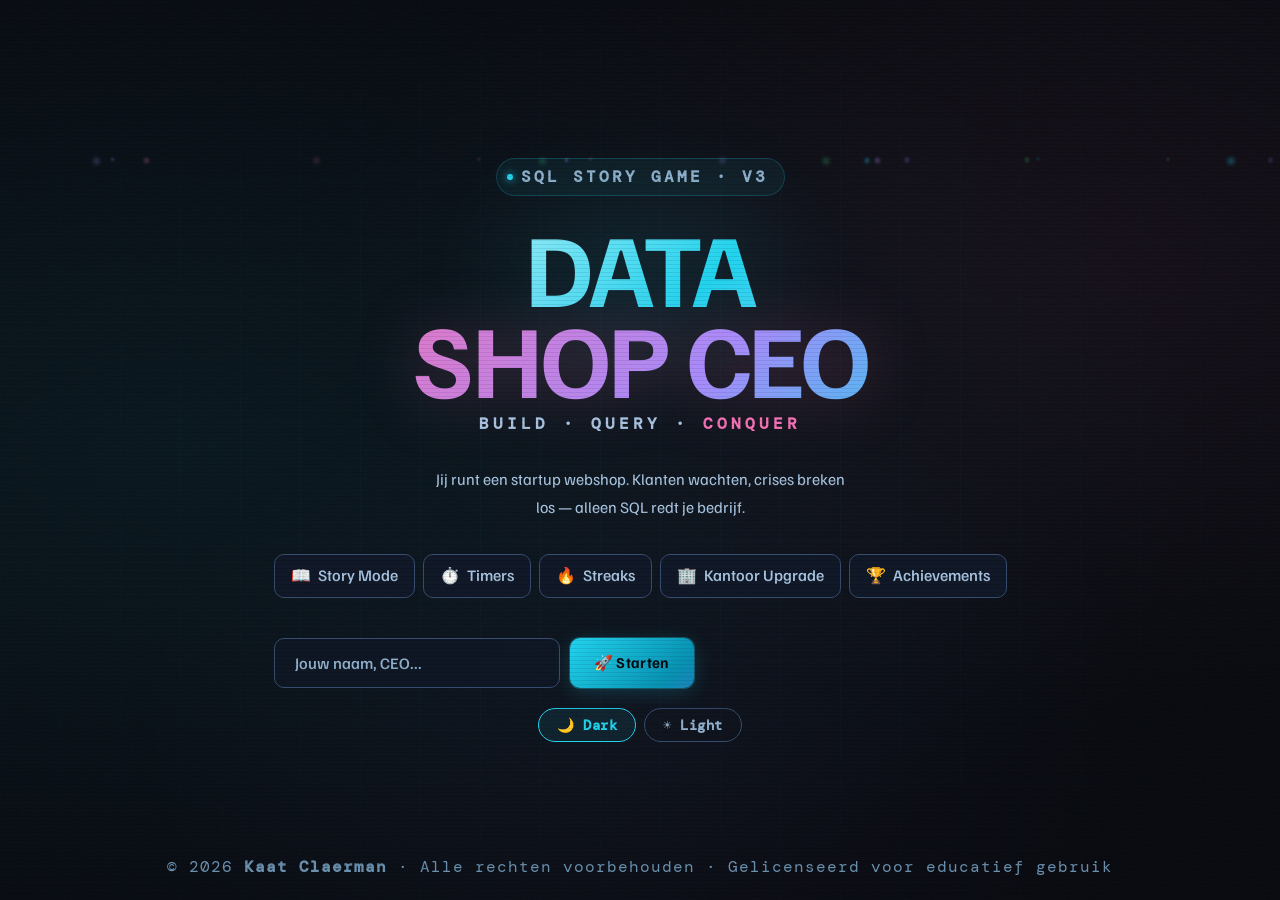
<file: index.html>
<!DOCTYPE html>
<html lang="nl">
<head>
<meta charset="UTF-8">
<meta name="viewport" content="width=device-width, initial-scale=1.0">
<title>DataShop CEO — SQL Story Game</title>
<!--
  ╔══════════════════════════════════════════════════════════════╗
  ║          DataShop CEO — SQL Story Game                       ║
  ║  © 2026 Kaat Claerman. Alle rechten voorbehouden.            ║
  ║  Ongeautoriseerde reproductie of distributie is verboden.    ║
  ║  Dit product is gelicenseerd voor educatief gebruik.         ║
  ╚══════════════════════════════════════════════════════════════╝
-->
<link rel="stylesheet" href="datashop.css">
</head>
<body>

<!-- ── OVERLAYS ── -->
<div class="xp-popup" id="xp-popup"></div>
<div class="ach-toast" id="ach-toast">
  <div class="toast-icon" id="toast-icon">🏆</div>
  <div>
    <div class="toast-label">Achievement ontgrendeld</div>
    <div class="toast-name" id="toast-name"></div>
  </div>
</div>
<div class="streak-popup" id="streak-popup">
  <span class="streak-popup-icon">🔥</span>
  <div class="streak-popup-num" id="streak-num-popup">3</div>
  <div class="streak-popup-label">REEKS OP RIJ</div>
  <div class="streak-popup-bonus" id="streak-bonus-popup"></div>
</div>

<!-- CHAPTER RECAP MODAL -->
<div id="chapter-recap-overlay">
  <div class="recap-modal">
    <div class="recap-header">
      <div class="recap-emoji" id="recap-emoji">🎉</div>
      <div class="recap-title" id="recap-title">Hoofdstuk voltooid!</div>
      <div class="recap-subtitle">Wat heb je geleerd?</div>
    </div>
    <div class="recap-learned-title">✦ Concepten onder de knie</div>
    <div class="recap-concept-list" id="recap-concept-list"></div>
    <div id="recap-next-wrap" class="recap-next-preview hidden">
      <div class="recap-next-label">→ Volgende hoofdstuk</div>
      <div id="recap-next-text"></div>
    </div>
    <div class="recap-action-row">
      <button class="btn btn-primary btn-sm" data-action="close-recap">Doorgaan →</button>
    </div>
  </div>
</div>

<!-- COMPLETION SCREEN OVERLAY -->
<div id="completion-overlay">
  <div class="comp-bg"></div>
  <div class="comp-content">
    <div class="comp-trophy">🏆</div>
    <div class="comp-eyebrow">DataShop CEO — Voltooid</div>
    <h1 class="comp-title">Je bent een<br><span class="comp-title-accent">Data Legende</span></h1>
    <p class="comp-desc" id="comp-desc"></p>
    <div class="comp-stats" id="comp-stats"></div>
    <canvas id="cert-canvas" width="800" height="500"></canvas>
    <div class="comp-actions">
      <button class="btn btn-primary btn-cert-download" data-action="download-cert">📜 Certificaat Downloaden</button>
      <button class="btn btn-outline btn-close-completion" data-action="close-completion">Terug naar Dashboard</button>
    </div>
    <div class="comp-confetti" id="comp-confetti"></div>
  </div>
</div>

<!-- ── BOOT SCREEN ── -->
<div id="s-boot" class="screen active">
  <div class="boot-bg"></div>
  <div class="boot-grid"></div>
  <div class="boot-noise"></div>
  <div id="boot-particles"></div>

  <div class="boot-content">
    <div class="boot-eyebrow">SQL Story Game · v3</div>
    <h1 class="boot-logo">
      <span class="line1">DATA</span>
      <span class="line2">SHOP CEO</span>
    </h1>
    <div class="boot-tagline">Build · Query · <span>Conquer</span></div>
    <p class="boot-desc">Jij runt een startup webshop. Klanten wachten, crises breken los — alleen SQL redt je bedrijf.</p>
    <div class="boot-features">
      <div class="boot-feature"><span class="icon">📖</span>Story Mode</div>
      <div class="boot-feature"><span class="icon">⏱️</span>Timers</div>
      <div class="boot-feature"><span class="icon">🔥</span>Streaks</div>
      <div class="boot-feature"><span class="icon">🏢</span>Kantoor Upgrade</div>
      <div class="boot-feature"><span class="icon">🏆</span>Achievements</div>
    </div>
    <div class="boot-form">
      <div class="boot-name-row">
        <input class="boot-input" id="boot-name" placeholder="Jouw naam, CEO..." maxlength="40" autocomplete="off" />
        <button class="btn btn-primary" data-action="start-game">🚀 Starten</button>
      </div>
      <button class="btn btn-outline" id="boot-skip-cin" style="display:none;" onclick="APP.startGameSkipCin()">↩ Verdergaan (intro overslaan)</button>
    </div>
    <div id="boot-saved" class="boot-saved hidden"></div>
    <div class="boot-theme-toggle">
      <button id="boot-btn-dark"  class="boot-theme-btn active" data-theme="dark">🌙 Dark</button>
      <button id="boot-btn-light" class="boot-theme-btn"        data-theme="light">☀️ Light</button>
    </div>
  </div>

  <div class="boot-copyright">
    © 2026 <strong>Kaat Claerman</strong> · Alle rechten voorbehouden · Gelicenseerd voor educatief gebruik
  </div>
</div>

<!-- ── CINEMATIC SCREEN ── -->
<div id="s-cin" class="screen">
  <div class="cin-bg"></div>
  <div class="cin-wrap">
    <div class="cin-eyebrow" id="cin-eyebrow"></div>
    <div class="cin-title" id="cin-title"></div>
    <div class="cin-dlg" id="cin-dlg"></div>
    <div class="cin-act" id="cin-act"></div>
  </div>
</div>

<!-- ── GAME SCREEN ── -->
<div id="s-game" class="screen" role="main">
  <aside class="sidebar">
    <div class="sb-brand">
      <div class="sb-logo-mark">⬡</div>
      <div>
        <div class="sb-logo-text">DataShop</div>
        <div class="sb-logo-sub">CEO Dashboard</div>
      </div>
    </div>

    <!-- CEO Card -->
    <div class="ceo-card">
      <div class="ceo-row">
        <div class="ceo-office" id="sb-office">🏠</div>
        <div class="ceo-meta">
          <div class="ceo-name" id="sb-name">CEO</div>
          <div class="ceo-rank" id="sb-rank">Startup CEO</div>
        </div>
      </div>
      <div class="ceo-xp-row">
        <span class="ceo-xp-label">VOORTGANG</span>
        <span class="ceo-xp-val" id="sb-xp">0 XP</span>
      </div>
      <div class="xp-track xp-bar-wrap">
        <div class="xp-fill" id="xp-fill"></div>
      </div>
      <div class="xp-to-next" id="xp-to-next"></div>
    </div>

    <!-- Streak -->
    <div class="streak-card" id="streak-card">
      <span class="streak-icon">🔥</span>
      <span class="streak-val" id="streak-val">0</span>
      <div class="streak-info">
        <div class="streak-label">Reeks</div>
        <div class="streak-shield-row" id="shield-row" style="display:none">
          <span class="shield-icon active">🛡️</span>
          <span class="shield-count" id="shield-count">0</span>
          <span style="font-size:11px">shields</span>
        </div>
      </div>
    </div>

    <!-- KPIs -->
    <div class="kpi-grid">
      <div class="kpi-tile">
        <div class="kpi-val" id="kpi-klant">—</div>
        <div class="kpi-label">Klanten</div>
      </div>
      <div class="kpi-tile">
        <div class="kpi-val" id="kpi-orders">—</div>
        <div class="kpi-label">Orders</div>
      </div>
      <div class="kpi-tile">
        <div class="kpi-val good" id="kpi-rep">100</div>
        <div class="kpi-label">Reputatie</div>
      </div>
      <div class="kpi-tile">
        <div class="kpi-val" id="kpi-xp">0</div>
        <div class="kpi-label">XP</div>
      </div>
    </div>

    <!-- Reputation bar -->
    <div class="rep-section">
      <div class="rep-header">
        <span>Reputatie</span>
        <span id="rep-pct">100%</span>
      </div>
      <div class="rep-track">
        <div class="rep-fill" id="rep-fill"></div>
      </div>
    </div>

    <!-- Nav -->
    <nav class="sb-nav">
      <div class="nav-section">Navigatie</div>
      <button class="nav-btn active" id="nav-dash"   data-panel="dash"><span class="nav-icon">📊</span> Dashboard</button>
      <button class="nav-btn"        id="nav-sc"     data-panel="sc"><span class="nav-icon">🎯</span> Missies <span class="nav-badge" id="nav-badge">0</span></button>
      <button class="nav-btn"        id="nav-daily"  data-panel="daily"><span class="nav-icon">🌅</span> Dagelijkse Uitdaging <span class="nav-badge daily-badge" id="daily-badge">3</span></button>
      <button class="nav-btn"        id="nav-db"     data-panel="db"><span class="nav-icon">🗄️</span> Databank</button>
      <button class="nav-btn"        id="nav-term"   data-panel="term"><span class="nav-icon">💻</span> Terminal</button>
      <button class="nav-btn"        id="nav-syn"    data-panel="syn"><span class="nav-icon">📖</span> SQL Syntaxen</button>
      <button class="nav-btn"        id="nav-tut"    data-panel="tut"><span class="nav-icon">🎓</span> SQL Tutorial <span class="tut-sidebar-progress" id="tut-nav-pct">0%</span></button>
      <button class="nav-btn"        id="nav-ach"    data-panel="ach"><span class="nav-icon">🏆</span> Badges</button>
      <div class="nav-section">Systeem</div>
      <button class="nav-btn theme-toggle-btn" id="theme-toggle" data-action="theme-toggle"><span><span class="nav-icon">☀️</span> <span id="theme-label">Light mode</span></span><span id="theme-indicator" class="theme-indicator">OFF</span></button>
      <button class="nav-btn"        id="nav-set"    data-panel="set"><span class="nav-icon">⚙️</span> Instellingen</button>
      <button class="nav-btn u-muted" data-action="open-key-help"><span class="nav-icon">⌨️</span> Sneltoetsen <span class="shortcut-badge">?</span></button>
    </nav>

    <div class="sb-footer">
      © 2026 Kaat Claerman<br>Alle rechten voorbehouden
    </div>
  </aside>

  <main class="main">

    <!-- DASHBOARD -->
    <div class="panel on" id="panel-dash">
      <div class="ph">
        <div class="ph-bc">DataShop HQ</div>
        <h2>📊 Dashboard</h2>
        <p>Realtime bedrijfsstatus en activiteitsfeed.</p>
      </div>
      <div id="office-display"></div>
      <!-- Tutorial voortgangskaart -->
      <div class="dash-tut-card" id="dash-tut-card" data-panel="tut" title="Ga naar Tutorial">
        <div class="dash-tut-icon">🎓</div>
        <div class="dash-tut-info">
          <h4>SQL Tutorial</h4>
          <p class="dash-tut-pct">0/0 lessen · 0%</p>
          <div class="dash-tut-track"><div class="dash-tut-fill"></div></div>
        </div>
        <button class="btn btn-outline btn-sm btn-dash-tut">Ga naar Tutorial →</button>
      </div>
      <div class="stat-grid" id="stat-grid"></div>
      <!-- Concept mastery -->
      <div class="mastery-section-title">SQL CONCEPT BEHEERSING</div>
      <div class="mastery-grid" id="mastery-grid"></div>
      <!-- Feature 4: Skill Mastery Bars -->
      <div class="mastery-section-title" style="margin-top:20px">⚡ SKILL MASTERY</div>
      <div id="skill-mastery-panel" style="background:var(--panel);border:1px solid var(--border);border-radius:var(--r2);padding:16px 20px;margin-bottom:20px"></div>
      <div class="dash-feed-grid">
        <div class="feed-box">
          <div class="feed-head">
            <span class="feed-title">📈 Bedrijfslog</span>
            <div class="live-indicator"><div class="live-dot"></div>Live</div>
          </div>
          <div id="ev-list-biz"></div>
        </div>
        <div class="feed-box">
          <div class="feed-head">
            <span class="feed-title">⚙️ Systeem &amp; SQL</span>
          </div>
          <div id="ev-list-sys"></div>
        </div>
      </div>
      <!-- extra styles moved to datashop.css -->
    </div>

    <!-- SCENARIOS -->
    <div class="panel" id="panel-sc">
      <div class="ph">
        <div class="ph-bc">Missies</div>
        <h2>🎯 Scenario's</h2>
        <p>Elke situatie vereist SQL. De databank verandert live.</p>
      </div>
      <div class="progress-row">
        <div class="progress-track">
          <div class="progress-fill" id="prog-fill"></div>
        </div>
        <div class="progress-label" id="prog-lbl">0/0</div>
      </div>
      <div class="ch-tabs" id="ch-tabs"></div>
      <!-- Zoekbalk -->
      <div class="sc-search-wrap">
        <input class="boot-input sc-search-input" id="sc-search" placeholder="🔍  Zoek missie..." oninput="APP.setSearch(this.value)">
        <span class="sc-search-icon">🔍</span>
        <button id="sc-search-clear" class="sc-search-clear" data-action="clear-search">✕</button>
      </div>
      <div class="filter-row">
        <div class="filter-group-label">Moeilijkheid</div>
        <button class="filter-btn active" id="fc-all"    data-filter="all">Alle</button>
        <button class="filter-btn"        id="fc-easy"   data-filter="easy">🟢 Makkelijk</button>
        <button class="filter-btn"        id="fc-medium" data-filter="medium">🟠 Gemiddeld</button>
        <button class="filter-btn"        id="fc-hard"   data-filter="hard">🔴 Moeilijk</button>
        <button class="filter-btn"        id="fc-done"   data-filter="done">✅ Voltooid</button>
        <div class="filter-group-label">SQL-type</div>
        <button class="filter-btn"        id="fc-select" data-filter="select">SELECT</button>
        <button class="filter-btn"        id="fc-join"   data-filter="join">JOIN</button>
        <button class="filter-btn"        id="fc-insert" data-filter="insert">INSERT</button>
        <button class="filter-btn"        id="fc-update" data-filter="update">UPDATE</button>
        <button class="filter-btn"        id="fc-delete" data-filter="delete">DELETE</button>
        <button class="filter-btn"        id="fc-ddl"    data-filter="ddl">DDL</button>
      </div>
      <div id="sc-count-row" class="sc-count-row"></div>
      <div id="sc-list" class="sc-list-inner" role="list" aria-label="Scenario missies"></div>
    </div>

    <!-- DATABASE -->
    <div class="panel" id="panel-db">
      <div class="ph">
        <div class="ph-bc">Databank</div>
        <h2>🗄️ Database Viewer</h2>
        <p>Live weergave. Wijzigingen zijn direct zichtbaar.</p>
      </div>
      <!-- DB Sub-tabs -->
      <div class="db-subtabs">
        <button class="db-subtab active" id="dbt-schema" data-dbtab="schema">📋 Schema</button>
        <button class="db-subtab" id="dbt-erd" data-dbtab="erd">🔗 ERD Diagram</button>
        <button class="db-subtab" id="dbt-data" data-dbtab="data">📊 Data</button>
      </div>
      <!-- Table shortcuts -->
      <div class="db-table-shortcuts" id="db-table-shortcuts">
        <span class="db-shortcuts-label">🔗 Snelkoppelingen:</span>
        <button class="db-shortcut-btn" onclick="APP.showDbTab('data');APP.renderDBTable('klant')">👤 klant</button>
        <button class="db-shortcut-btn" onclick="APP.showDbTab('data');APP.renderDBTable('product')">📦 product</button>
        <button class="db-shortcut-btn" onclick="APP.showDbTab('data');APP.renderDBTable('bestelling')">🛒 bestelling</button>
        <button class="db-shortcut-btn" onclick="APP.showDbTab('data');APP.renderDBTable('review')">⭐ review</button>
        <button class="db-shortcut-btn" onclick="APP.showDbTab('data');APP.renderDBTable('kortingscode')">🏷️ kortingscode</button>
        <button class="db-shortcut-btn" onclick="APP.showDbTab('data');APP.renderDBTable('leverancier')">🏭 leverancier</button>
      </div>
      <!-- Schema view -->
      <div id="db-tab-schema">
        <div class="db-section-label">Tabelstructuur</div>
        <div class="schema-grid" id="schema-grid"></div>
      </div>
      <!-- ERD view -->
      <div id="db-tab-erd">
        <div class="db-section-label db-section-label--erd">Relatiediagram (ERD)</div>
        <div id="erd-container" class="erd-container"></div>
        <div class="erd-legend">
          <span class="erd-leg-item"><span class="erd-leg-pk">🔑 PK</span> = Primary Key</span>
          <span class="erd-leg-item"><span class="erd-leg-fk">🔗 FK</span> = Foreign Key → verwijst naar PK van andere tabel</span>
          <span class="erd-leg-item"><span class="erd-leg-rel">──</span> = Relatie tussen tabellen</span>
        </div>
      </div>
      <!-- Data view -->
      <div id="db-tab-data">
        <div class="table-viewer">
          <div class="table-tabs" id="db-tabs"></div>
          <div class="tv-scroll" id="db-view"></div>
        </div>
      </div>
    </div>

    <!-- TERMINAL -->
    <div class="panel" id="panel-term">
      <div class="ph">
        <div class="ph-bc">Terminal</div>
        <h2>💻 Vrije Terminal</h2>
        <p>Experimenteer vrijuit met SQL. <kbd>Ctrl+Enter</kbd> om uit te voeren · <kbd>↑↓</kbd> voor query-history.</p>
      </div>
      <div class="term-examples-section">
        <div class="term-examples-label">Klik een voorbeeld om te laden</div>
        <div class="term-examples-row" id="term-examples">
          <button class="filter-btn" data-example="0">alle klanten</button>
          <button class="filter-btn" data-example="1">top 3 duurste</button>
          <button class="filter-btn" data-example="2">klanten per stad</button>
          <button class="filter-btn" data-example="3">klant + bestelling</button>
          <button class="filter-btn" data-example="4">CASE WHEN</button>
          <button class="filter-btn" data-example="5">boven gemiddelde prijs</button>
          <button class="filter-btn" data-example="6">klanten + bestellingen</button>
        </div>
      </div>
      <div class="terminal">
        <div class="term-titlebar">
          <div class="term-dots">
            <div class="term-dot"></div>
            <div class="term-dot"></div>
            <div class="term-dot"></div>
          </div>
          <span class="term-label">datashop_db@ceo — sql</span>
        </div>
        <div class="hl-wrap">
          <div class="hl-backdrop" id="hl-free" aria-hidden="true"></div>
          <textarea class="sql-editor" id="free-sql"
            placeholder="-- SELECT * FROM klant&#10;-- SELECT AVG(prijs) FROM product&#10;-- INSERT INTO klant (naam, email, stad, actief) VALUES ('Test','t@t.be','Gent',1)"></textarea>
        </div>
        <div class="term-footer">
          <span class="term-hint">Ctrl+Enter uitvoeren · Tab voor inspringing</span>
          <button class="btn btn-outline btn-xs" data-action="clear-free">Wissen</button>
          <button class="btn btn-primary btn-sm" onclick="APP.runFree()">▶ Uitvoeren</button>
        </div>
      </div>
      <div class="feedback" id="free-fb"></div>
      <div class="table-viewer" id="free-out">
        <div class="free-out-placeholder">
          // Voer een query uit om resultaten te zien...
        </div>
      </div>
    </div>

    <!-- ACHIEVEMENTS -->
    <div class="panel" id="panel-ach">
      <div class="ph">
        <div class="ph-bc">Badges</div>
        <h2>🏆 Achievements</h2>
        <p id="ach-progress">0 / 0 ontgrendeld</p>
      </div>
      <div class="ach-grid" id="ach-grid"></div>
    </div>

    <!-- DAILY CHALLENGE -->
    <div class="panel" id="panel-daily">
      <div class="ph">
        <div class="ph-bc">Dagelijkse Uitdaging</div>
        <h2>🌅 Uitdaging van de dag</h2>
        <p id="daily-subtitle">Elke dag een nieuwe SQL-uitdaging. Haal de bonus XP!</p>
      </div>
      <div id="daily-content"></div>
    </div>

    <!-- SETTINGS -->
    <div class="panel" id="panel-set">
      <div class="ph">
        <div class="ph-bc">Systeem</div>
        <h2>⚙️ Instellingen</h2>
        <p>Beheer je profiel en voortgang.</p>
      </div>
      <div id="set-content"></div>
    </div>

    <!-- SQL SYNTAXEN -->
    <div class="panel" id="panel-syn">
      <div class="ph">
        <div class="ph-bc">Referentie</div>
        <h2>📖 SQL Syntaxen</h2>
        <p>Overzicht van alle SQL-commando's die je nodig hebt als DataShop CEO.</p>
      </div>

      <!-- Filter bar -->
      <div class="syn-filter-bar">
        <button class="syn-filter-btn active" data-filter="all">Alles</button>
        <button class="syn-filter-btn" data-filter="select">SELECT</button>
        <button class="syn-filter-btn" data-filter="where">WHERE</button>
        <button class="syn-filter-btn" data-filter="insert">INSERT</button>
        <button class="syn-filter-btn" data-filter="update">UPDATE</button>
        <button class="syn-filter-btn" data-filter="delete">DELETE</button>
        <button class="syn-filter-btn" data-filter="agg">Aggregaten</button>
        <button class="syn-filter-btn" data-filter="join">JOIN</button>
        <button class="syn-filter-btn" data-filter="ddl">DDL</button>
      </div>

      <div class="syn-grid">

        <!-- ── SELECT ── -->
        <div class="syn-card" data-cat="select">
          <div class="syn-head">
            <span class="syn-badge syn-badge-select">SELECT</span>
            <span class="syn-title">Gegevens opvragen</span>
          </div>
          <div class="syn-body">
            <div class="syn-code"><span class="sc-kw">SELECT</span> kolom1, kolom2
<span class="sc-kw">FROM</span> tabel
<span class="sc-kw">WHERE</span> conditie
<span class="sc-kw">ORDER BY</span> kolom ASC|DESC
<span class="sc-kw">LIMIT</span> n;</div>
            <table class="syn-table">
              <tr><th>Query</th><th>Resultaat</th></tr>
              <tr><td><code>SELECT * FROM klant</code></td><td>Alle klanten, alle kolommen</td></tr>
              <tr><td><code>SELECT naam, stad FROM klant</code></td><td>Alleen naam + stad kolommen</td></tr>
              <tr><td><code>SELECT naam FROM klant WHERE actief = 1</code></td><td>Namen van actieve klanten</td></tr>
              <tr><td><code>SELECT naam FROM klant ORDER BY naam ASC</code></td><td>Alfabetisch gesorteerd</td></tr>
              <tr><td><code>SELECT * FROM product ORDER BY prijs DESC LIMIT 3</code></td><td>Top 3 duurste producten</td></tr>
              <tr><td><code>SELECT naam, email FROM klant WHERE stad = 'Gent'</code></td><td>Klanten uit Gent</td></tr>
            </table>
            <div class="syn-tips">
              <span class="syn-tip">💡 <code>*</code> = alle kolommen. Beter specifieke kolommen noemen voor leesbaarheid.</span>
              <span class="syn-tip">💡 <code>ASC</code> = laag→hoog (standaard) · <code>DESC</code> = hoog→laag</span>
            </div>
          </div>
        </div>

        <!-- ── WHERE ── -->
        <div class="syn-card" data-cat="where">
          <div class="syn-head">
            <span class="syn-badge syn-badge-where">WHERE</span>
            <span class="syn-title">Filteroperatoren</span>
          </div>
          <div class="syn-body">
            <div class="syn-code"><span class="sc-kw">WHERE</span> kolom <span class="sc-kw">=</span> waarde       <span class="sc-comment">-- exact gelijk</span>
<span class="sc-kw">WHERE</span> kolom <span class="sc-kw">!=</span> waarde      <span class="sc-comment">-- niet gelijk</span>
<span class="sc-kw">WHERE</span> kolom <span class="sc-kw">&gt;</span> waarde       <span class="sc-comment">-- groter dan</span>
<span class="sc-kw">WHERE</span> kolom <span class="sc-kw">LIKE</span> '%patroon%'<span class="sc-comment">-- bevat tekst</span>
<span class="sc-kw">WHERE</span> kolom <span class="sc-kw">IN</span> ('a','b','c') <span class="sc-comment">-- in lijst</span>
<span class="sc-kw">WHERE</span> kolom <span class="sc-kw">BETWEEN</span> x <span class="sc-kw">AND</span> y  <span class="sc-comment">-- bereik</span>
<span class="sc-kw">WHERE</span> kolom <span class="sc-kw">IS NULL</span>          <span class="sc-comment">-- leeg veld</span>
<span class="sc-kw">WHERE</span> c1 <span class="sc-kw">AND</span> c2        <span class="sc-comment">-- beide voorwaarden</span>
<span class="sc-kw">WHERE</span> c1 <span class="sc-kw">OR</span> c2         <span class="sc-comment">-- één van beide</span></div>
            <table class="syn-table">
              <tr><th>Voorbeeld</th><th>Betekenis</th></tr>
              <tr><td><code>WHERE stad = 'Gent'</code></td><td>Exact Gent</td></tr>
              <tr><td><code>WHERE prijs &gt; 50</code></td><td>Duurder dan €50</td></tr>
              <tr><td><code>WHERE naam LIKE '%Jan%'</code></td><td>Naam bevat "Jan"</td></tr>
              <tr><td><code>WHERE stad IN ('Gent','Brussel')</code></td><td>Gent of Brussel</td></tr>
              <tr><td><code>WHERE prijs BETWEEN 10 AND 50</code></td><td>€10 t.e.m. €50</td></tr>
              <tr><td><code>WHERE actief = 1 AND stad = 'Gent'</code></td><td>Actief én uit Gent</td></tr>
            </table>
          </div>
        </div>

        <!-- ── INSERT ── -->
        <div class="syn-card" data-cat="insert">
          <div class="syn-head">
            <span class="syn-badge syn-badge-insert">INSERT</span>
            <span class="syn-title">Nieuwe rij toevoegen</span>
          </div>
          <div class="syn-body">
            <div class="syn-code"><span class="sc-kw">INSERT INTO</span> tabel (kolom1, kolom2)
<span class="sc-kw">VALUES</span> (waarde1, waarde2);</div>
            <table class="syn-table">
              <tr><th>Query</th><th>Resultaat</th></tr>
              <tr><td><code>INSERT INTO klant (naam, email, stad, actief)<br>VALUES ('Jana', '<a href="/cdn-cgi/l/email-protection" class="__cf_email__" data-cfemail="81ebc1ece0e8edafe3e4">[email&#160;protected]</a>', 'Gent', 1)</code></td><td>Voegt Jana toe als actieve klant in Gent</td></tr>
              <tr><td><code>INSERT INTO product (naam, prijs, stock, categorie)<br>VALUES ('Lamp', 29.99, 10, 'Wonen')</code></td><td>Nieuw product "Lamp" voor €29.99 met 10 stuks</td></tr>
              <tr><td><code>INSERT INTO review (klant_id, product_id, score, commentaar)<br>VALUES (1, 2, 5, 'Top product!')</code></td><td>Klant 1 geeft score 5 aan product 2</td></tr>
            </table>
            <div class="syn-tips">
              <span class="syn-tip">💡 Volgorde kolommen = volgorde waarden. Tekst staat tussen <code>'aanhalingstekens'</code>.</span>
              <span class="syn-tip">💡 Geen <code>klant_id</code> nodig — AUTO_INCREMENT vult dit automatisch in.</span>
            </div>
          </div>
        </div>

        <!-- ── UPDATE ── -->
        <div class="syn-card" data-cat="update">
          <div class="syn-head">
            <span class="syn-badge syn-badge-update">UPDATE</span>
            <span class="syn-title">Bestaande rij(en) wijzigen</span>
          </div>
          <div class="syn-body">
            <div class="syn-code"><span class="sc-kw">UPDATE</span> tabel
<span class="sc-kw">SET</span> kolom = nieuwewaarde
<span class="sc-kw">WHERE</span> conditie;</div>
            <table class="syn-table">
              <tr><th>Query</th><th>Resultaat</th></tr>
              <tr><td><code>UPDATE product SET prijs = 44.99 WHERE product_id = 2</code></td><td>Wijzigt ALLEEN product 2 → nieuwe prijs €44.99</td></tr>
              <tr><td><code>UPDATE klant SET actief = 0 WHERE klant_id = 4</code></td><td>Deactiveert ALLEEN klant 4</td></tr>
              <tr><td><code>UPDATE bestelling SET status = 'geleverd' WHERE bestelling_id = 1</code></td><td>Markeert bestelling 1 als geleverd</td></tr>
              <tr><td><code>UPDATE product SET stock = 20, prijs = 79.99 WHERE product_id = 5</code></td><td>Meerdere kolommen tegelijk aanpassen</td></tr>
            </table>
            <div class="syn-tips">
              <span class="syn-tip syn-tip-warn">⚠️ ALTIJD WHERE! <code>UPDATE klant SET actief = 0</code> zonder WHERE deactiveert ALLE klanten!</span>
            </div>
          </div>
        </div>

        <!-- ── DELETE ── -->
        <div class="syn-card" data-cat="delete">
          <div class="syn-head">
            <span class="syn-badge syn-badge-delete">DELETE</span>
            <span class="syn-title">Rij(en) verwijderen</span>
          </div>
          <div class="syn-body">
            <div class="syn-code"><span class="sc-kw">DELETE FROM</span> tabel
<span class="sc-kw">WHERE</span> conditie;</div>
            <table class="syn-table">
              <tr><th>Query</th><th>Resultaat</th></tr>
              <tr><td><code>DELETE FROM review WHERE score = 1</code></td><td>Verwijdert alle 1-ster reviews</td></tr>
              <tr><td><code>DELETE FROM bestelling WHERE datum &lt; '2024-01-01'</code></td><td>Verwijdert bestellingen van vóór 2024</td></tr>
              <tr><td><code>DELETE FROM kortingscode WHERE actief = 0</code></td><td>Ruimt inactieve kortingscodes op</td></tr>
            </table>
            <div class="syn-tips">
              <span class="syn-tip syn-tip-warn">⚠️ ALTIJD WHERE! <code>DELETE FROM klant</code> verwijdert ALLE klanten — onomkeerbaar!</span>
              <span class="syn-tip">💡 GDPR tip: gebruik liever <code>UPDATE klant SET actief = 0 WHERE klant_id = x</code> i.p.v. DELETE voor klantdata.</span>
            </div>
          </div>
        </div>

        <!-- ── Aggregaten ── -->
        <div class="syn-card" data-cat="agg">
          <div class="syn-head">
            <span class="syn-badge syn-badge-agg">Aggregaten</span>
            <span class="syn-title">COUNT · SUM · AVG · MAX · MIN</span>
          </div>
          <div class="syn-body">
            <div class="syn-code"><span class="sc-kw">COUNT(*)</span>         <span class="sc-comment">-- aantal rijen</span>
<span class="sc-kw">SUM(</span>kolom<span class="sc-kw">)</span>       <span class="sc-comment">-- optelling</span>
<span class="sc-kw">AVG(</span>kolom<span class="sc-kw">)</span>       <span class="sc-comment">-- gemiddelde</span>
<span class="sc-kw">MAX(</span>kolom<span class="sc-kw">)</span>       <span class="sc-comment">-- grootste waarde</span>
<span class="sc-kw">MIN(</span>kolom<span class="sc-kw">)</span>       <span class="sc-comment">-- kleinste waarde</span></div>
            <table class="syn-table">
              <tr><th>Query</th><th>Resultaat</th></tr>
              <tr><td><code>SELECT COUNT(*) FROM klant</code></td><td>Hoeveel klanten zijn er totaal?</td></tr>
              <tr><td><code>SELECT COUNT(*) FROM klant WHERE actief = 1</code></td><td>Hoeveel actieve klanten?</td></tr>
              <tr><td><code>SELECT AVG(prijs) FROM product</code></td><td>Gemiddelde productprijs</td></tr>
              <tr><td><code>SELECT MAX(prijs) FROM product</code></td><td>Duurste product</td></tr>
              <tr><td><code>SELECT MIN(prijs), MAX(prijs) FROM product</code></td><td>Goedkoopste én duurste</td></tr>
              <tr><td><code>SELECT SUM(prijs * stock) FROM product</code></td><td>Totale voorraadwaarde</td></tr>
            </table>
          </div>
        </div>

        <!-- ── GROUP BY / HAVING ── -->
        <div class="syn-card" data-cat="agg">
          <div class="syn-head">
            <span class="syn-badge syn-badge-agg">GROUP BY</span>
            <span class="syn-title">Groeperen per categorie</span>
          </div>
          <div class="syn-body">
            <div class="syn-code"><span class="sc-kw">SELECT</span> kolom, <span class="sc-kw">COUNT(*)</span>
<span class="sc-kw">FROM</span> tabel
<span class="sc-kw">GROUP BY</span> kolom
<span class="sc-kw">HAVING</span> COUNT(*) &gt; n;  <span class="sc-comment">-- filter op groep</span></div>
            <table class="syn-table">
              <tr><th>Query</th><th>Resultaat</th></tr>
              <tr><td><code>SELECT klant_id, COUNT(*) FROM bestelling GROUP BY klant_id</code></td><td>Hoeveel bestellingen per klant?</td></tr>
              <tr><td><code>SELECT categorie, COUNT(*) FROM product GROUP BY categorie</code></td><td>Aantal producten per categorie</td></tr>
              <tr><td><code>SELECT stad, COUNT(*) FROM klant GROUP BY stad</code></td><td>Aantal klanten per stad</td></tr>
              <tr><td><code>SELECT categorie, COUNT(*) FROM product GROUP BY categorie HAVING COUNT(*) &gt; 1</code></td><td>Alleen categorieën met meer dan 1 product</td></tr>
            </table>
            <div class="syn-tips">
              <span class="syn-tip">💡 <code>WHERE</code> filtert vóór GROUP BY · <code>HAVING</code> filtert ná GROUP BY (op het groepsresultaat)</span>
            </div>
          </div>
        </div>

        <!-- ── JOIN ── -->
        <div class="syn-card" data-cat="join">
          <div class="syn-head">
            <span class="syn-badge syn-badge-join">JOIN</span>
            <span class="syn-title">Tabellen koppelen</span>
          </div>
          <div class="syn-body">
            <div class="syn-code"><span class="sc-comment">-- Impliciete JOIN (komma-syntax):</span>
<span class="sc-kw">SELECT</span> t1.kolom, t2.kolom
<span class="sc-kw">FROM</span> tabel1 t1, tabel2 t2
<span class="sc-kw">WHERE</span> t1.fk = t2.pk;</div>
            <table class="syn-table">
              <tr><th>Query</th><th>Resultaat</th></tr>
              <tr><td><code>SELECT k.naam, b.datum, b.status<br>FROM bestelling b, klant k<br>WHERE b.klant_id = k.klant_id</code></td><td>Elke bestelling met de naam van de klant erbij</td></tr>
              <tr><td><code>SELECT k.naam, p.naam, b.datum<br>FROM bestelling b, klant k, product p<br>WHERE b.klant_id = k.klant_id<br>AND b.product_id = p.product_id</code></td><td>Klantnaam + productnaam + datum voor elke bestelling</td></tr>
              <tr><td><code>SELECT k.naam, r.score, r.commentaar<br>FROM review r, klant k<br>WHERE r.klant_id = k.klant_id</code></td><td>Reviews met naam van de reviewer</td></tr>
            </table>
            <div class="syn-tips">
              <span class="syn-tip">💡 <code>b</code>, <code>k</code>, <code>p</code> zijn aliassen — kortere namen voor de tabel in de query.</span>
              <span class="syn-tip">💡 Koppel altijd via FK = PK: <code>b.klant_id = k.klant_id</code></span>
            </div>
          </div>
        </div>

        <!-- ── ORDER BY / LIMIT ── -->
        <div class="syn-card" data-cat="select">
          <div class="syn-head">
            <span class="syn-badge syn-badge-select">ORDER BY · LIMIT</span>
            <span class="syn-title">Sorteren en beperken</span>
          </div>
          <div class="syn-body">
            <div class="syn-code"><span class="sc-kw">ORDER BY</span> kolom <span class="sc-kw">ASC</span>   <span class="sc-comment">-- laag → hoog</span>
<span class="sc-kw">ORDER BY</span> kolom <span class="sc-kw">DESC</span>  <span class="sc-comment">-- hoog → laag</span>
<span class="sc-kw">LIMIT</span> n               <span class="sc-comment">-- max n rijen</span></div>
            <table class="syn-table">
              <tr><th>Query</th><th>Resultaat</th></tr>
              <tr><td><code>SELECT naam, prijs FROM product ORDER BY prijs ASC</code></td><td>Producten van goedkoopst naar duurste</td></tr>
              <tr><td><code>SELECT naam, prijs FROM product ORDER BY prijs DESC</code></td><td>Producten van duurste naar goedkoopste</td></tr>
              <tr><td><code>SELECT naam FROM klant ORDER BY naam ASC LIMIT 3</code></td><td>De eerste 3 klanten alfabetisch</td></tr>
              <tr><td><code>SELECT naam, stock FROM product ORDER BY stock ASC LIMIT 5</code></td><td>Top 5 producten met laagste stock</td></tr>
            </table>
            <div class="syn-tips">
              <span class="syn-tip">💡 Combineer ORDER BY + LIMIT voor "Top N" queries (bijv. top 3 beste reviews).</span>
            </div>
          </div>
        </div>

        <!-- ── CREATE TABLE ── -->
        <div class="syn-card" data-cat="ddl">
          <div class="syn-head">
            <span class="syn-badge syn-badge-ddl">CREATE TABLE</span>
            <span class="syn-title">Nieuwe tabel aanmaken</span>
          </div>
          <div class="syn-body">
            <div class="syn-code"><span class="sc-kw">CREATE TABLE</span> naam (
  id  <span class="sc-kw">INT PRIMARY KEY AUTO_INCREMENT</span>,
  kol <span class="sc-kw">VARCHAR(100) NOT NULL</span>,
  kol <span class="sc-kw">DECIMAL(8,2)</span>,
  kol <span class="sc-kw">BOOLEAN</span>
);</div>
            <table class="syn-table">
              <tr><th>Query</th><th>Resultaat</th></tr>
              <tr><td><code>CREATE TABLE leverancier (<br>leverancier_id INT PRIMARY KEY AUTO_INCREMENT,<br>naam VARCHAR(100) NOT NULL,<br>email VARCHAR(150),<br>land VARCHAR(80)<br>)</code></td><td>Nieuwe tabel "leverancier" met auto-ID, verplichte naam, optionele email en land</td></tr>
            </table>
            <div class="syn-tips">
              <span class="syn-tip">💡 <code>NOT NULL</code> = verplicht veld · <code>AUTO_INCREMENT</code> = automatisch oplopend ID</span>
            </div>
          </div>
        </div>

        <!-- ── ALTER TABLE ── -->
        <div class="syn-card" data-cat="ddl">
          <div class="syn-head">
            <span class="syn-badge syn-badge-ddl">ALTER TABLE</span>
            <span class="syn-title">Kolom toevoegen aan bestaande tabel</span>
          </div>
          <div class="syn-body">
            <div class="syn-code"><span class="sc-kw">ALTER TABLE</span> tabel
<span class="sc-kw">ADD COLUMN</span> naam datatype;</div>
            <table class="syn-table">
              <tr><th>Query</th><th>Resultaat</th></tr>
              <tr><td><code>ALTER TABLE klant ADD COLUMN telefoon VARCHAR(20)</code></td><td>Voegt kolom "telefoon" toe — bestaande klanten krijgen NULL</td></tr>
              <tr><td><code>ALTER TABLE product ADD COLUMN leverancier_id INT</code></td><td>Voegt FK-kolom toe aan product voor koppeling aan leverancier</td></tr>
            </table>
            <div class="syn-tips">
              <span class="syn-tip">💡 Bestaande rijen krijgen automatisch NULL voor de nieuwe kolom.</span>
            </div>
          </div>
        </div>

        <!-- ── Datatypes ── -->
        <div class="syn-card" data-cat="ddl">
          <div class="syn-head">
            <span class="syn-badge syn-badge-ddl">Datatypes</span>
            <span class="syn-title">Welk type voor welke kolom?</span>
          </div>
          <div class="syn-body">
            <table class="syn-table">
              <tr><th>Type</th><th>Wanneer gebruiken</th><th>Voorbeeld</th></tr>
              <tr><td><code>VARCHAR(n)</code></td><td>Tekst tot n tekens</td><td>naam VARCHAR(100)</td></tr>
              <tr><td><code>TEXT</code></td><td>Lange tekst (geen max)</td><td>commentaar TEXT</td></tr>
              <tr><td><code>INT</code></td><td>Geheel getal</td><td>stock INT</td></tr>
              <tr><td><code>DECIMAL(p,s)</code></td><td>Kommagetal (p cijfers, s decimalen)</td><td>prijs DECIMAL(8,2)</td></tr>
              <tr><td><code>BOOLEAN</code></td><td>Ja/nee waarde (1/0)</td><td>actief BOOLEAN</td></tr>
              <tr><td><code>DATE</code></td><td>Datum (jaar-maand-dag)</td><td>datum DATE</td></tr>
              <tr><td><code>DATETIME</code></td><td>Datum + tijdstip</td><td>aangemaakt DATETIME</td></tr>
            </table>
          </div>
        </div>

        <!-- ── INNER JOIN / LEFT JOIN ── -->
        <div class="syn-card" data-cat="join">
          <div class="syn-head">
            <span class="syn-badge syn-badge-join">JOIN ... ON</span>
            <span class="syn-title">Tabellen koppelen (ANSI-standaard)</span>
          </div>
          <div class="syn-body">
            <div class="syn-code"><span class="sc-kw">SELECT</span> t1.kolom, t2.kolom
<span class="sc-kw">FROM</span> tabel1 t1
<span class="sc-kw">INNER JOIN</span> tabel2 t2 <span class="sc-kw">ON</span> t1.id = t2.fk_id;

<span class="sc-comment">-- Meerdere JOINs ketenen</span>
<span class="sc-kw">SELECT</span> k.naam, p.naam, b.datum
<span class="sc-kw">FROM</span> bestelling b
<span class="sc-kw">INNER JOIN</span> klant k <span class="sc-kw">ON</span> b.klant_id = k.klant_id
<span class="sc-kw">INNER JOIN</span> product p <span class="sc-kw">ON</span> b.product_id = p.product_id;</div>
            <table class="syn-table">
              <tr><th>JOIN-type</th><th>Wat doet het?</th></tr>
              <tr><td><code>INNER JOIN</code></td><td>Enkel rijen met een overeenkomst in beide tabellen</td></tr>
              <tr><td><code>LEFT JOIN</code></td><td>Alle rijen uit de linker tabel, rechts NULL als geen match</td></tr>
              <tr><td><code>RIGHT JOIN</code></td><td>Alle rijen uit de rechter tabel, links NULL als geen match</td></tr>
            </table>
            <div class="syn-tips">
              <span class="syn-tip">💡 <code>ON</code> specificeert de koppelconditie (FK = PK). Gebruik tabel-aliassen (k, b, p) om korter te schrijven.</span>
              <span class="syn-tip">💡 Meerdere JOINs ketenen: voeg per JOIN één extra tabel toe met een eigen <code>ON</code>-conditie.</span>
            </div>
          </div>
        </div>

        <!-- ── GROUP BY + HAVING ── -->
        <div class="syn-card" data-cat="agg">
          <div class="syn-head">
            <span class="syn-badge syn-badge-agg">GROUP BY · HAVING</span>
            <span class="syn-title">Groeperen en filteren op groepen</span>
          </div>
          <div class="syn-body">
            <div class="syn-code"><span class="sc-kw">SELECT</span> kolom, <span class="sc-kw">COUNT</span>(*) <span class="sc-comment">-- of SUM, AVG, MAX, MIN</span>
<span class="sc-kw">FROM</span> tabel
<span class="sc-kw">GROUP BY</span> kolom
<span class="sc-kw">HAVING</span> <span class="sc-kw">COUNT</span>(*) &gt; 1;  <span class="sc-comment">-- filter ná groepering</span></div>
            <table class="syn-table">
              <tr><th>Query</th><th>Resultaat</th></tr>
              <tr><td><code>SELECT categorie, SUM(prijs) FROM product GROUP BY categorie</code></td><td>Totale prijs per categorie</td></tr>
              <tr><td><code>SELECT status, COUNT(*) FROM bestelling GROUP BY status HAVING COUNT(*) &gt; 1</code></td><td>Enkel statussen met meer dan 1 bestelling</td></tr>
              <tr><td><code>SELECT stad, COUNT(*) FROM klant GROUP BY stad</code></td><td>Aantal klanten per stad</td></tr>
            </table>
            <div class="syn-tips">
              <span class="syn-tip">⚠️ <strong>WHERE vs HAVING</strong>: WHERE filtert individuele rijen <em>vóór</em> groepering. HAVING filtert groepen <em>na</em> groepering.</span>
            </div>
          </div>
        </div>


        <!-- ── NULL / IS NULL ── -->
        <div class="syn-card" data-cat="where">
          <div class="syn-head">
            <span class="syn-badge syn-badge-select">NULL</span>
            <span class="syn-title">NULL-waarden afhandelen</span>
          </div>
          <div class="syn-body">
            <div class="syn-code"><span class="sc-comment">-- NULL = afwezigheid van waarde</span>
<span class="sc-kw">WHERE</span> kolom <span class="sc-kw">IS NULL</span>       <span class="sc-comment">-- heeft geen waarde</span>
<span class="sc-kw">WHERE</span> kolom <span class="sc-kw">IS NOT NULL</span>  <span class="sc-comment">-- heeft wél een waarde</span>

<span class="sc-comment">-- COALESCE: geef eerste niet-NULL waarde</span>
<span class="sc-kw">COALESCE</span>(kolom, 'Onbekend')</div>
            <table class="syn-table">
              <tr><th>Query</th><th>Resultaat</th></tr>
              <tr><td><code>SELECT naam FROM klant WHERE stad IS NULL</code></td><td>Klanten zonder stad ingevuld</td></tr>
              <tr><td><code>SELECT naam FROM klant WHERE stad IS NOT NULL</code></td><td>Klanten mét stad</td></tr>
              <tr><td><code>SELECT naam, COALESCE(stad, 'Onbekend') AS stad FROM klant</code></td><td>NULL vervangt door tekst 'Onbekend'</td></tr>
            </table>
            <div class="syn-tips">
              <span class="syn-tip">⚠️ <code>WHERE stad = NULL</code> werkt NOOIT. Gebruik altijd <code>IS NULL</code>.</span>
              <span class="syn-tip">💡 <code>COALESCE(a, b, c)</code> geeft de eerste niet-NULL waarde terug uit de lijst.</span>
            </div>
          </div>
        </div>

        <!-- ── CASE WHEN ── -->
        <div class="syn-card" data-cat="select">
          <div class="syn-head">
            <span class="syn-badge syn-badge-select">CASE WHEN</span>
            <span class="syn-title">Conditionele kolom berekenen</span>
          </div>
          <div class="syn-body">
            <div class="syn-code"><span class="sc-kw">SELECT</span> naam,
  <span class="sc-kw">CASE</span>
    <span class="sc-kw">WHEN</span> prijs &lt; 20  <span class="sc-kw">THEN</span> 'Goedkoop'
    <span class="sc-kw">WHEN</span> prijs &lt; 100 <span class="sc-kw">THEN</span> 'Gemiddeld'
    <span class="sc-kw">ELSE</span> 'Duur'
  <span class="sc-kw">END AS</span> prijsklasse
<span class="sc-kw">FROM</span> product;</div>
            <table class="syn-table">
              <tr><th>Query</th><th>Resultaat</th></tr>
              <tr><td><code>SELECT naam, CASE WHEN actief = 1 THEN 'Actief' ELSE 'Inactief' END AS status FROM klant</code></td><td>Leesbaar label i.p.v. 0/1 voor elke klant</td></tr>
              <tr><td><code>SELECT naam, CASE WHEN stock = 0 THEN 'Uitverkocht' WHEN stock &lt; 5 THEN 'Bijna op' ELSE 'Op voorraad' END AS voorraad FROM product</code></td><td>Drie mogelijke labels per product</td></tr>
            </table>
            <div class="syn-tips">
              <span class="syn-tip">💡 CASE WHEN werkt als if/else binnen SQL — ideaal voor labels, categorieën en tekstuele weergaven.</span>
            </div>
          </div>
        </div>

        <!-- ── LIKE / IN / BETWEEN ── -->
        <div class="syn-card" data-cat="where">
          <div class="syn-head">
            <span class="syn-badge syn-badge-where">LIKE · IN · BETWEEN</span>
            <span class="syn-title">Flexibele WHERE-condities</span>
          </div>
          <div class="syn-body">
            <div class="syn-code"><span class="sc-comment">-- LIKE: patroonherkenning</span>
<span class="sc-kw">WHERE</span> naam <span class="sc-kw">LIKE</span> '%Jan%'     <span class="sc-comment">-- bevat 'Jan'</span>
<span class="sc-kw">WHERE</span> email <span class="sc-kw">LIKE</span> '%@gmail%'  <span class="sc-comment">-- Gmail-adres</span>

<span class="sc-comment">-- IN: lijst van waarden</span>
<span class="sc-kw">WHERE</span> stad <span class="sc-kw">IN</span> ('Gent', 'Brussel')

<span class="sc-comment">-- BETWEEN: bereik (inclusief)</span>
<span class="sc-kw">WHERE</span> prijs <span class="sc-kw">BETWEEN</span> 10 <span class="sc-kw">AND</span> 50</div>
            <table class="syn-table">
              <tr><th>Patroon</th><th>Betekenis</th></tr>
              <tr><td><code>%tekst%</code></td><td>Bevat 'tekst' ergens</td></tr>
              <tr><td><code>tekst%</code></td><td>Begint met 'tekst'</td></tr>
              <tr><td><code>%tekst</code></td><td>Eindigt op 'tekst'</td></tr>
              <tr><td><code>_</code></td><td>Precies één willekeurig teken</td></tr>
            </table>
            <div class="syn-tips">
              <span class="syn-tip">💡 <code>IN ('a','b','c')</code> is korter dan drie OR-condities schrijven.</span>
              <span class="syn-tip">💡 <code>BETWEEN a AND b</code> is inclusief: a en b zelf worden ook meegenomen.</span>
            </div>
          </div>
        </div>

        <!-- ── SUBQUERY ── -->
        <div class="syn-card" data-cat="select">
          <div class="syn-head">
            <span class="syn-badge syn-badge-select">SUBQUERY</span>
            <span class="syn-title">Query binnen een query</span>
          </div>
          <div class="syn-body">
            <div class="syn-code"><span class="sc-comment">-- Subquery in WHERE</span>
<span class="sc-kw">SELECT</span> naam, prijs <span class="sc-kw">FROM</span> product
<span class="sc-kw">WHERE</span> prijs &gt; (<span class="sc-kw">SELECT AVG</span>(prijs) <span class="sc-kw">FROM</span> product);

<span class="sc-comment">-- Subquery met IN</span>
<span class="sc-kw">SELECT</span> naam <span class="sc-kw">FROM</span> klant
<span class="sc-kw">WHERE</span> klant_id <span class="sc-kw">IN</span>
  (<span class="sc-kw">SELECT</span> klant_id <span class="sc-kw">FROM</span> bestelling);

<span class="sc-comment">-- Subquery met NOT IN</span>
<span class="sc-kw">SELECT</span> naam <span class="sc-kw">FROM</span> klant
<span class="sc-kw">WHERE</span> klant_id <span class="sc-kw">NOT IN</span>
  (<span class="sc-kw">SELECT</span> klant_id <span class="sc-kw">FROM</span> bestelling);</div>
            <table class="syn-table">
              <tr><th>Gebruik</th><th>Wat doet het?</th></tr>
              <tr><td><code>WHERE prijs &gt; (SELECT AVG(prijs) FROM product)</code></td><td>Producten duurder dan het gemiddelde</td></tr>
              <tr><td><code>WHERE klant_id IN (SELECT klant_id FROM bestelling)</code></td><td>Klanten die minstens één bestelling hebben</td></tr>
              <tr><td><code>WHERE klant_id NOT IN (SELECT klant_id FROM bestelling)</code></td><td>Klanten die nog NOOIT besteld hebben</td></tr>
            </table>
            <div class="syn-tips">
              <span class="syn-tip">💡 De binnenste query wordt eerst uitgevoerd, dan pas de buitenste.</span>
              <span class="syn-tip">💡 Gebruik <code>IN</code> voor "zit in de groep" en <code>NOT IN</code> voor "zit er NIET in".</span>
            </div>
          </div>
        </div>

        <!-- ── DISTINCT ── -->
        <div class="syn-card" data-cat="select">
          <div class="syn-head">
            <span class="syn-badge syn-badge-select">DISTINCT</span>
            <span class="syn-title">Unieke waarden opvragen</span>
          </div>
          <div class="syn-body">
            <div class="syn-code"><span class="sc-comment">-- Verwijder dubbele rijen uit het resultaat</span>
<span class="sc-kw">SELECT DISTINCT</span> kolom <span class="sc-kw">FROM</span> tabel;

<span class="sc-comment">-- Tellen hoeveel unieke waarden</span>
<span class="sc-kw">SELECT COUNT</span>(<span class="sc-kw">DISTINCT</span> kolom) <span class="sc-kw">FROM</span> tabel;</div>
            <table class="syn-table">
              <tr><th>Query</th><th>Resultaat</th></tr>
              <tr><td><code>SELECT DISTINCT stad FROM klant</code></td><td>Alle unieke steden (elke stad maar één keer)</td></tr>
              <tr><td><code>SELECT DISTINCT categorie FROM product</code></td><td>Alle unieke productcategorieën</td></tr>
              <tr><td><code>SELECT DISTINCT status FROM bestelling</code></td><td>Welke statussen bestaan er?</td></tr>
              <tr><td><code>SELECT COUNT(DISTINCT stad) FROM klant</code></td><td>Hoeveel verschillende steden zijn er?</td></tr>
            </table>
            <div class="syn-tips">
              <span class="syn-tip">💡 <code>DISTINCT</code> staat vlak na <code>SELECT</code> — het filtert dubbele rijen uit het eindresultaat.</span>
              <span class="syn-tip">💡 Combineer met <code>COUNT(DISTINCT ...)</code> om unieke aantallen te tellen.</span>
            </div>
          </div>
        </div>

        <!-- ── AS (aliassen) ── -->
        <div class="syn-card" data-cat="select">
          <div class="syn-head">
            <span class="syn-badge syn-badge-select">AS</span>
            <span class="syn-title">Aliassen voor kolommen en tabellen</span>
          </div>
          <div class="syn-body">
            <div class="syn-code"><span class="sc-comment">-- Kolom een andere naam geven</span>
<span class="sc-kw">SELECT</span> prijs <span class="sc-kw">AS</span> verkoopprijs <span class="sc-kw">FROM</span> product;

<span class="sc-comment">-- Tabel een korte naam geven</span>
<span class="sc-kw">SELECT</span> k.naam, b.datum
<span class="sc-kw">FROM</span> klant <span class="sc-kw">AS</span> k
<span class="sc-kw">JOIN</span> bestelling <span class="sc-kw">AS</span> b <span class="sc-kw">ON</span> k.klant_id = b.klant_id;

<span class="sc-comment">-- Berekende kolom een naam geven</span>
<span class="sc-kw">SELECT</span> naam, prijs * 1.21 <span class="sc-kw">AS</span> prijs_incl_btw <span class="sc-kw">FROM</span> product;</div>
            <table class="syn-table">
              <tr><th>Query</th><th>Resultaat</th></tr>
              <tr><td><code>SELECT naam AS klantnaam FROM klant</code></td><td>Kolom heet "klantnaam" in het resultaat</td></tr>
              <tr><td><code>SELECT COUNT(*) AS aantal_klanten FROM klant</code></td><td>Teller krijgt een leesbare naam</td></tr>
              <tr><td><code>SELECT AVG(prijs) AS gemiddelde_prijs FROM product</code></td><td>Gemiddelde prijs met duidelijke kolomnaam</td></tr>
              <tr><td><code>SELECT prijs * stock AS voorraadwaarde FROM product</code></td><td>Berekening met een eigen naam</td></tr>
            </table>
            <div class="syn-tips">
              <span class="syn-tip">💡 <code>AS</code> is optioneel — <code>SELECT naam klantnaam</code> werkt ook, maar <code>AS</code> is leesbaarder.</span>
              <span class="syn-tip">💡 Tabelaliassen (k, b, p) zijn essentieel bij JOINs om onduidelijkheid over kolomnamen te vermijden.</span>
            </div>
          </div>
        </div>

        <!-- ── LEFT JOIN ── -->
        <div class="syn-card" data-cat="join">
          <div class="syn-head">
            <span class="syn-badge syn-badge-join">LEFT JOIN</span>
            <span class="syn-title">Alle rijen uit de linker tabel, ook zonder match</span>
          </div>
          <div class="syn-body">
            <div class="syn-code"><span class="sc-comment">-- INNER JOIN: enkel matches</span>
<span class="sc-kw">SELECT</span> k.naam, b.datum
<span class="sc-kw">FROM</span> klant k
<span class="sc-kw">INNER JOIN</span> bestelling b <span class="sc-kw">ON</span> k.klant_id = b.klant_id;

<span class="sc-comment">-- LEFT JOIN: alle klanten, ook zonder bestelling</span>
<span class="sc-kw">SELECT</span> k.naam, b.datum
<span class="sc-kw">FROM</span> klant k
<span class="sc-kw">LEFT JOIN</span> bestelling b <span class="sc-kw">ON</span> k.klant_id = b.klant_id;</div>
            <table class="syn-table">
              <tr><th>JOIN-type</th><th>Resultaat</th></tr>
              <tr><td><code>INNER JOIN</code></td><td>Enkel klanten MET minstens één bestelling</td></tr>
              <tr><td><code>LEFT JOIN</code></td><td>Alle klanten — datum is NULL als er geen bestelling is</td></tr>
            </table>
            <div class="syn-tips">
              <span class="syn-tip">💡 Gebruik <code>LEFT JOIN</code> + <code>WHERE b.klant_id IS NULL</code> om klanten te vinden die NOOIT besteld hebben.</span>
              <span class="syn-tip syn-tip-warn">⚠️ De tabel na <code>FROM</code> is "links", de tabel na <code>LEFT JOIN</code> is "rechts". Alle linkerrijen blijven altijd zichtbaar.</span>
            </div>
          </div>
        </div>

      </div><!-- /syn-grid -->
    </div>

    <!-- TUTORIAL -->
    <div class="panel" id="panel-tut">
      <div class="ph">
        <div class="ph-bc">Leren</div>
        <h2>🎓 SQL Tutorial</h2>
        <p>Leer SQL stap voor stap — van nul tot expert. Elke les bevat uitleg, voorbeelden en een oefening.</p>
      </div>
      <div id="tut-content"></div>
    </div>

  </main>
</div>

<script src="datashop.js" defer></script>
  <!-- Keyboard shortcut help -->
  <div id="key-help">
    <div class="key-help-title">⌨️ Sneltoetsen</div>
    <table class="key-help-table">
      <tr><td class="key-help-key">Ctrl + Enter</td><td class="key-help-desc">SQL uitvoeren</td></tr>
      <tr><td class="key-help-key">Tab</td><td class="key-help-desc">Inspringing in editor</td></tr>
      <tr><td class="key-help-key">?</td><td class="key-help-desc">Deze helpkaart</td></tr>
      <tr><td class="key-help-key">Escape</td><td class="key-help-desc">Sluit venster / popups</td></tr>
    </table>
    <button class="btn btn-outline btn-sm btn-key-help-close" data-action="close-key-help">Sluiten</button>
  </div>
  <div id="key-help-backdrop" data-action="close-key-help"></div>

</body>
</html>
</file>
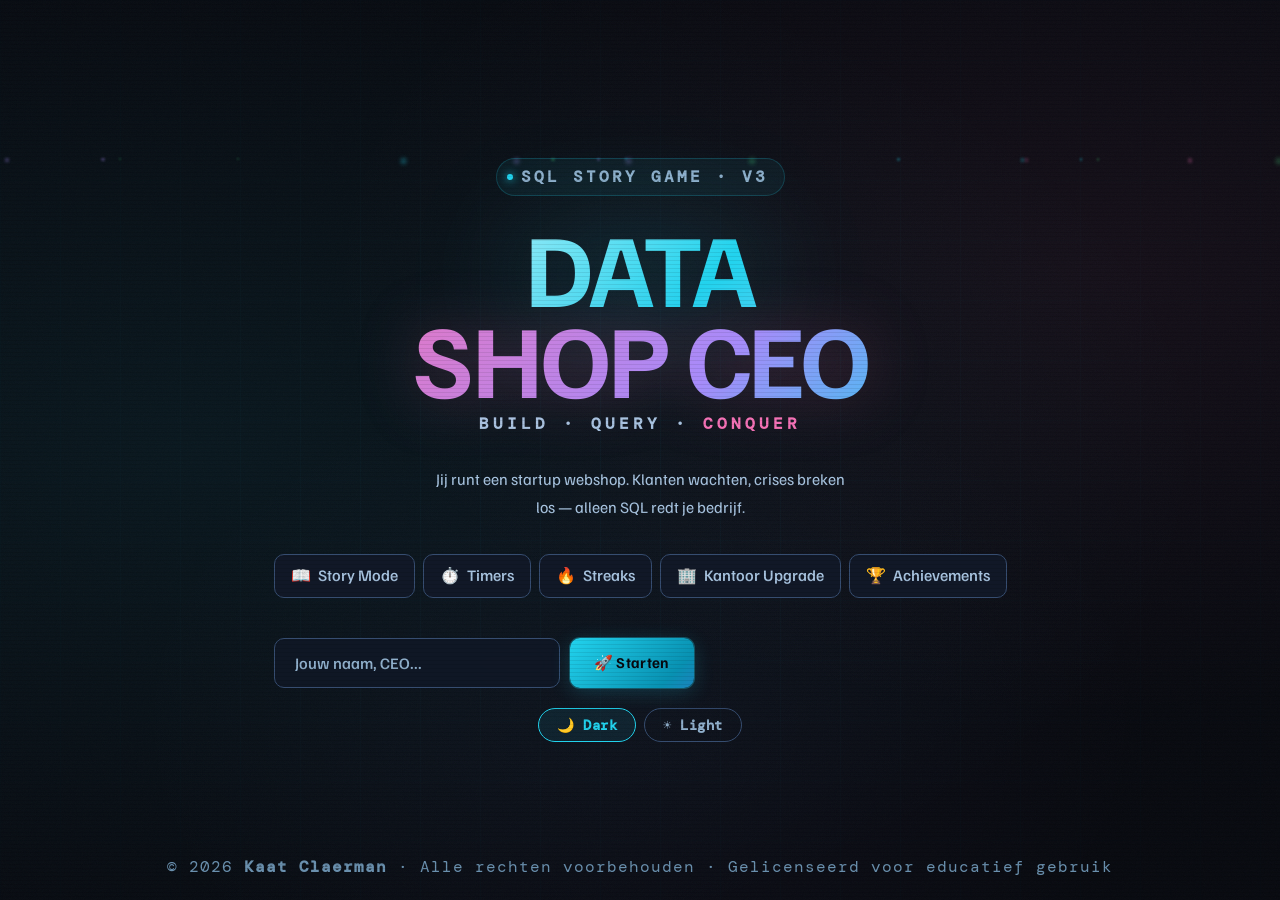
<file: datashop (1).html>
<!DOCTYPE html>
<html lang="nl">
<head>
<meta charset="UTF-8">
<meta name="viewport" content="width=device-width, initial-scale=1.0">
<title>DataShop CEO — SQL Story Game</title>
<!--
  ╔══════════════════════════════════════════════════════════════╗
  ║          DataShop CEO — SQL Story Game                       ║
  ║  © 2026 Kaat Claerman. Alle rechten voorbehouden.            ║
  ║  Ongeautoriseerde reproductie of distributie is verboden.    ║
  ║  Dit product is gelicenseerd voor educatief gebruik.         ║
  ╚══════════════════════════════════════════════════════════════╝
-->
<link rel="stylesheet" href="datashop.css">
</head>
<body>

<!-- ── OVERLAYS ── -->
<div class="xp-popup" id="xp-popup"></div>
<div class="ach-toast" id="ach-toast">
  <div class="toast-icon" id="toast-icon">🏆</div>
  <div>
    <div class="toast-label">Achievement ontgrendeld</div>
    <div class="toast-name" id="toast-name"></div>
  </div>
</div>
<div class="streak-popup" id="streak-popup">
  <span class="streak-popup-icon">🔥</span>
  <div class="streak-popup-num" id="streak-num-popup">3</div>
  <div class="streak-popup-label">REEKS OP RIJ</div>
  <div class="streak-popup-bonus" id="streak-bonus-popup"></div>
</div>

<!-- CHAPTER RECAP MODAL -->
<div id="chapter-recap-overlay">
  <div class="recap-modal">
    <div class="recap-header">
      <div class="recap-emoji" id="recap-emoji">🎉</div>
      <div class="recap-title" id="recap-title">Hoofdstuk voltooid!</div>
      <div class="recap-subtitle">Wat heb je geleerd?</div>
    </div>
    <div class="recap-learned-title">✦ Concepten onder de knie</div>
    <div class="recap-concept-list" id="recap-concept-list"></div>
    <div id="recap-next-wrap" class="recap-next-preview hidden">
      <div class="recap-next-label">→ Volgende hoofdstuk</div>
      <div id="recap-next-text"></div>
    </div>
    <div class="recap-action-row">
      <button class="btn btn-primary btn-sm" data-action="close-recap">Doorgaan →</button>
    </div>
  </div>
</div>

<!-- COMPLETION SCREEN OVERLAY -->
<div id="completion-overlay">
  <div class="comp-bg"></div>
  <div class="comp-content">
    <div class="comp-trophy">🏆</div>
    <div class="comp-eyebrow">DataShop CEO — Voltooid</div>
    <h1 class="comp-title">Je bent een<br><span class="comp-title-accent">Data Legende</span></h1>
    <p class="comp-desc" id="comp-desc"></p>
    <div class="comp-stats" id="comp-stats"></div>
    <canvas id="cert-canvas" width="800" height="500"></canvas>
    <div class="comp-actions">
      <button class="btn btn-primary btn-cert-download" data-action="download-cert">📜 Certificaat Downloaden</button>
      <button class="btn btn-outline btn-close-completion" data-action="close-completion">Terug naar Dashboard</button>
    </div>
    <div class="comp-confetti" id="comp-confetti"></div>
  </div>
</div>

<!-- ── BOOT SCREEN ── -->
<div id="s-boot" class="screen active">
  <div class="boot-bg"></div>
  <div class="boot-grid"></div>
  <div class="boot-noise"></div>
  <div id="boot-particles"></div>

  <div class="boot-content">
    <div class="boot-eyebrow">SQL Story Game · v3</div>
    <h1 class="boot-logo">
      <span class="line1">DATA</span>
      <span class="line2">SHOP CEO</span>
    </h1>
    <div class="boot-tagline">Build · Query · <span>Conquer</span></div>
    <p class="boot-desc">Jij runt een startup webshop. Klanten wachten, crises breken los — alleen SQL redt je bedrijf.</p>
    <div class="boot-features">
      <div class="boot-feature"><span class="icon">📖</span>Story Mode</div>
      <div class="boot-feature"><span class="icon">⏱️</span>Timers</div>
      <div class="boot-feature"><span class="icon">🔥</span>Streaks</div>
      <div class="boot-feature"><span class="icon">🏢</span>Kantoor Upgrade</div>
      <div class="boot-feature"><span class="icon">🏆</span>Achievements</div>
    </div>
    <div class="boot-form">
      <div class="boot-name-row">
        <input class="boot-input" id="boot-name" placeholder="Jouw naam, CEO..." maxlength="40" autocomplete="off" />
        <button class="btn btn-primary" data-action="start-game">🚀 Starten</button>
      </div>
      <button class="btn btn-outline" id="boot-skip-cin" style="display:none;" onclick="APP.startGameSkipCin()">↩ Verdergaan (intro overslaan)</button>
    </div>
    <div id="boot-saved" class="boot-saved hidden"></div>
    <div class="boot-theme-toggle">
      <button id="boot-btn-dark"  class="boot-theme-btn active" data-theme="dark">🌙 Dark</button>
      <button id="boot-btn-light" class="boot-theme-btn"        data-theme="light">☀️ Light</button>
    </div>
  </div>

  <div class="boot-copyright">
    © 2026 <strong>Kaat Claerman</strong> · Alle rechten voorbehouden · Gelicenseerd voor educatief gebruik
  </div>
</div>

<!-- ── CINEMATIC SCREEN ── -->
<div id="s-cin" class="screen">
  <div class="cin-bg"></div>
  <div class="cin-wrap">
    <div class="cin-eyebrow" id="cin-eyebrow"></div>
    <div class="cin-title" id="cin-title"></div>
    <div class="cin-dlg" id="cin-dlg"></div>
    <div class="cin-act" id="cin-act"></div>
  </div>
</div>

<!-- ── GAME SCREEN ── -->
<div id="s-game" class="screen" role="main">
  <aside class="sidebar">
    <div class="sb-brand">
      <div class="sb-logo-mark">⬡</div>
      <div>
        <div class="sb-logo-text">DataShop</div>
        <div class="sb-logo-sub">CEO Dashboard</div>
      </div>
    </div>

    <!-- CEO Card -->
    <div class="ceo-card">
      <div class="ceo-row">
        <div class="ceo-office" id="sb-office">🏠</div>
        <div class="ceo-meta">
          <div class="ceo-name" id="sb-name">CEO</div>
          <div class="ceo-rank" id="sb-rank">Startup CEO</div>
        </div>
      </div>
      <div class="ceo-xp-row">
        <span class="ceo-xp-label">VOORTGANG</span>
        <span class="ceo-xp-val" id="sb-xp">0 XP</span>
      </div>
      <div class="xp-track xp-bar-wrap">
        <div class="xp-fill" id="xp-fill"></div>
      </div>
      <div class="xp-to-next" id="xp-to-next"></div>
    </div>

    <!-- Streak -->
    <div class="streak-card" id="streak-card">
      <span class="streak-icon">🔥</span>
      <span class="streak-val" id="streak-val">0</span>
      <div class="streak-info">
        <div class="streak-label">Reeks</div>
        <div class="streak-shield-row" id="shield-row" style="display:none">
          <span class="shield-icon active">🛡️</span>
          <span class="shield-count" id="shield-count">0</span>
          <span style="font-size:11px">shields</span>
        </div>
      </div>
    </div>

    <!-- KPIs -->
    <div class="kpi-grid">
      <div class="kpi-tile">
        <div class="kpi-val" id="kpi-klant">—</div>
        <div class="kpi-label">Klanten</div>
      </div>
      <div class="kpi-tile">
        <div class="kpi-val" id="kpi-orders">—</div>
        <div class="kpi-label">Orders</div>
      </div>
      <div class="kpi-tile">
        <div class="kpi-val good" id="kpi-rep">100</div>
        <div class="kpi-label">Reputatie</div>
      </div>
      <div class="kpi-tile">
        <div class="kpi-val" id="kpi-xp">0</div>
        <div class="kpi-label">XP</div>
      </div>
    </div>

    <!-- Reputation bar -->
    <div class="rep-section">
      <div class="rep-header">
        <span>Reputatie</span>
        <span id="rep-pct">100%</span>
      </div>
      <div class="rep-track">
        <div class="rep-fill" id="rep-fill"></div>
      </div>
    </div>

    <!-- Nav -->
    <nav class="sb-nav">
      <div class="nav-section">Navigatie</div>
      <button class="nav-btn active" id="nav-dash"   data-panel="dash"><span class="nav-icon">📊</span> Dashboard</button>
      <button class="nav-btn"        id="nav-sc"     data-panel="sc"><span class="nav-icon">🎯</span> Missies <span class="nav-badge" id="nav-badge">0</span></button>
      <button class="nav-btn"        id="nav-daily"  data-panel="daily"><span class="nav-icon">🌅</span> Dagelijkse Uitdaging <span class="nav-badge daily-badge" id="daily-badge">3</span></button>
      <button class="nav-btn"        id="nav-db"     data-panel="db"><span class="nav-icon">🗄️</span> Databank</button>
      <button class="nav-btn"        id="nav-term"   data-panel="term"><span class="nav-icon">💻</span> Terminal</button>
      <button class="nav-btn"        id="nav-syn"    data-panel="syn"><span class="nav-icon">📖</span> SQL Syntaxen</button>
      <button class="nav-btn"        id="nav-tut"    data-panel="tut"><span class="nav-icon">🎓</span> SQL Tutorial <span class="tut-sidebar-progress" id="tut-nav-pct">0%</span></button>
      <button class="nav-btn"        id="nav-ach"    data-panel="ach"><span class="nav-icon">🏆</span> Badges</button>
      <div class="nav-section">Systeem</div>
      <button class="nav-btn theme-toggle-btn" id="theme-toggle" data-action="theme-toggle"><span><span class="nav-icon">☀️</span> <span id="theme-label">Light mode</span></span><span id="theme-indicator" class="theme-indicator">OFF</span></button>
      <button class="nav-btn"        id="nav-set"    data-panel="set"><span class="nav-icon">⚙️</span> Instellingen</button>
      <button class="nav-btn u-muted" data-action="open-key-help"><span class="nav-icon">⌨️</span> Sneltoetsen <span class="shortcut-badge">?</span></button>
    </nav>

    <div class="sb-footer">
      © 2026 Kaat Claerman<br>Alle rechten voorbehouden
    </div>
  </aside>

  <main class="main">

    <!-- DASHBOARD -->
    <div class="panel on" id="panel-dash">
      <div class="ph">
        <div class="ph-bc">DataShop HQ</div>
        <h2>📊 Dashboard</h2>
        <p>Realtime bedrijfsstatus en activiteitsfeed.</p>
      </div>
      <div id="office-display"></div>
      <!-- Tutorial voortgangskaart -->
      <div class="dash-tut-card" id="dash-tut-card" data-panel="tut" title="Ga naar Tutorial">
        <div class="dash-tut-icon">🎓</div>
        <div class="dash-tut-info">
          <h4>SQL Tutorial</h4>
          <p class="dash-tut-pct">0/0 lessen · 0%</p>
          <div class="dash-tut-track"><div class="dash-tut-fill"></div></div>
        </div>
        <button class="btn btn-outline btn-sm btn-dash-tut">Ga naar Tutorial →</button>
      </div>
      <div class="stat-grid" id="stat-grid"></div>
      <!-- Concept mastery -->
      <div class="mastery-section-title">SQL CONCEPT BEHEERSING</div>
      <div class="mastery-grid" id="mastery-grid"></div>
      <!-- Feature 4: Skill Mastery Bars -->
      <div class="mastery-section-title" style="margin-top:20px">⚡ SKILL MASTERY</div>
      <div id="skill-mastery-panel" style="background:var(--panel);border:1px solid var(--border);border-radius:var(--r2);padding:16px 20px;margin-bottom:20px"></div>
      <div class="dash-feed-grid">
        <div class="feed-box">
          <div class="feed-head">
            <span class="feed-title">📈 Bedrijfslog</span>
            <div class="live-indicator"><div class="live-dot"></div>Live</div>
          </div>
          <div id="ev-list-biz"></div>
        </div>
        <div class="feed-box">
          <div class="feed-head">
            <span class="feed-title">⚙️ Systeem &amp; SQL</span>
          </div>
          <div id="ev-list-sys"></div>
        </div>
      </div>
      <!-- extra styles moved to datashop.css -->
    </div>

    <!-- SCENARIOS -->
    <div class="panel" id="panel-sc">
      <div class="ph">
        <div class="ph-bc">Missies</div>
        <h2>🎯 Scenario's</h2>
        <p>Elke situatie vereist SQL. De databank verandert live.</p>
      </div>
      <div class="progress-row">
        <div class="progress-track">
          <div class="progress-fill" id="prog-fill"></div>
        </div>
        <div class="progress-label" id="prog-lbl">0/0</div>
      </div>
      <div class="ch-tabs" id="ch-tabs"></div>
      <!-- Zoekbalk -->
      <div class="sc-search-wrap">
        <input class="boot-input sc-search-input" id="sc-search" placeholder="🔍  Zoek missie..." oninput="APP.setSearch(this.value)">
        <span class="sc-search-icon">🔍</span>
        <button id="sc-search-clear" class="sc-search-clear" data-action="clear-search">✕</button>
      </div>
      <div class="filter-row">
        <div class="filter-group-label">Moeilijkheid</div>
        <button class="filter-btn active" id="fc-all"    data-filter="all">Alle</button>
        <button class="filter-btn"        id="fc-easy"   data-filter="easy">🟢 Makkelijk</button>
        <button class="filter-btn"        id="fc-medium" data-filter="medium">🟠 Gemiddeld</button>
        <button class="filter-btn"        id="fc-hard"   data-filter="hard">🔴 Moeilijk</button>
        <button class="filter-btn"        id="fc-done"   data-filter="done">✅ Voltooid</button>
        <div class="filter-group-label">SQL-type</div>
        <button class="filter-btn"        id="fc-select" data-filter="select">SELECT</button>
        <button class="filter-btn"        id="fc-join"   data-filter="join">JOIN</button>
        <button class="filter-btn"        id="fc-insert" data-filter="insert">INSERT</button>
        <button class="filter-btn"        id="fc-update" data-filter="update">UPDATE</button>
        <button class="filter-btn"        id="fc-delete" data-filter="delete">DELETE</button>
        <button class="filter-btn"        id="fc-ddl"    data-filter="ddl">DDL</button>
      </div>
      <div id="sc-count-row" class="sc-count-row"></div>
      <div id="sc-list" class="sc-list-inner" role="list" aria-label="Scenario missies"></div>
    </div>

    <!-- DATABASE -->
    <div class="panel" id="panel-db">
      <div class="ph">
        <div class="ph-bc">Databank</div>
        <h2>🗄️ Database Viewer</h2>
        <p>Live weergave. Wijzigingen zijn direct zichtbaar.</p>
      </div>
      <!-- DB Sub-tabs -->
      <div class="db-subtabs">
        <button class="db-subtab active" id="dbt-schema" data-dbtab="schema">📋 Schema</button>
        <button class="db-subtab" id="dbt-erd" data-dbtab="erd">🔗 ERD Diagram</button>
        <button class="db-subtab" id="dbt-data" data-dbtab="data">📊 Data</button>
      </div>
      <!-- Table shortcuts -->
      <div class="db-table-shortcuts" id="db-table-shortcuts">
        <span class="db-shortcuts-label">🔗 Snelkoppelingen:</span>
        <button class="db-shortcut-btn" onclick="APP.showDbTab('data');APP.renderDBTable('klant')">👤 klant</button>
        <button class="db-shortcut-btn" onclick="APP.showDbTab('data');APP.renderDBTable('product')">📦 product</button>
        <button class="db-shortcut-btn" onclick="APP.showDbTab('data');APP.renderDBTable('bestelling')">🛒 bestelling</button>
        <button class="db-shortcut-btn" onclick="APP.showDbTab('data');APP.renderDBTable('review')">⭐ review</button>
        <button class="db-shortcut-btn" onclick="APP.showDbTab('data');APP.renderDBTable('kortingscode')">🏷️ kortingscode</button>
        <button class="db-shortcut-btn" onclick="APP.showDbTab('data');APP.renderDBTable('leverancier')">🏭 leverancier</button>
      </div>
      <!-- Schema view -->
      <div id="db-tab-schema">
        <div class="db-section-label">Tabelstructuur</div>
        <div class="schema-grid" id="schema-grid"></div>
      </div>
      <!-- ERD view -->
      <div id="db-tab-erd">
        <div class="db-section-label db-section-label--erd">Relatiediagram (ERD)</div>
        <div id="erd-container" class="erd-container"></div>
        <div class="erd-legend">
          <span class="erd-leg-item"><span class="erd-leg-pk">🔑 PK</span> = Primary Key</span>
          <span class="erd-leg-item"><span class="erd-leg-fk">🔗 FK</span> = Foreign Key → verwijst naar PK van andere tabel</span>
          <span class="erd-leg-item"><span class="erd-leg-rel">──</span> = Relatie tussen tabellen</span>
        </div>
      </div>
      <!-- Data view -->
      <div id="db-tab-data">
        <div class="table-viewer">
          <div class="table-tabs" id="db-tabs"></div>
          <div class="tv-scroll" id="db-view"></div>
        </div>
      </div>
    </div>

    <!-- TERMINAL -->
    <div class="panel" id="panel-term">
      <div class="ph">
        <div class="ph-bc">Terminal</div>
        <h2>💻 Vrije Terminal</h2>
        <p>Experimenteer vrijuit met SQL. <kbd>Ctrl+Enter</kbd> om uit te voeren · <kbd>↑↓</kbd> voor query-history.</p>
      </div>
      <div class="term-examples-section">
        <div class="term-examples-label">Klik een voorbeeld om te laden</div>
        <div class="term-examples-row" id="term-examples">
          <button class="filter-btn" data-example="0">alle klanten</button>
          <button class="filter-btn" data-example="1">top 3 duurste</button>
          <button class="filter-btn" data-example="2">klanten per stad</button>
          <button class="filter-btn" data-example="3">klant + bestelling</button>
          <button class="filter-btn" data-example="4">CASE WHEN</button>
          <button class="filter-btn" data-example="5">boven gemiddelde prijs</button>
          <button class="filter-btn" data-example="6">klanten + bestellingen</button>
        </div>
      </div>
      <div class="terminal">
        <div class="term-titlebar">
          <div class="term-dots">
            <div class="term-dot"></div>
            <div class="term-dot"></div>
            <div class="term-dot"></div>
          </div>
          <span class="term-label">datashop_db@ceo — sql</span>
        </div>
        <div class="hl-wrap">
          <div class="hl-backdrop" id="hl-free" aria-hidden="true"></div>
          <textarea class="sql-editor" id="free-sql"
            placeholder="-- SELECT * FROM klant&#10;-- SELECT AVG(prijs) FROM product&#10;-- INSERT INTO klant (naam, email, stad, actief) VALUES ('Test','t@t.be','Gent',1)"></textarea>
        </div>
        <div class="term-footer">
          <span class="term-hint">Ctrl+Enter uitvoeren · Tab voor inspringing</span>
          <button class="btn btn-outline btn-xs" data-action="clear-free">Wissen</button>
          <button class="btn btn-primary btn-sm" onclick="APP.runFree()">▶ Uitvoeren</button>
        </div>
      </div>
      <div class="feedback" id="free-fb"></div>
      <div class="table-viewer" id="free-out">
        <div class="free-out-placeholder">
          // Voer een query uit om resultaten te zien...
        </div>
      </div>
    </div>

    <!-- ACHIEVEMENTS -->
    <div class="panel" id="panel-ach">
      <div class="ph">
        <div class="ph-bc">Badges</div>
        <h2>🏆 Achievements</h2>
        <p id="ach-progress">0 / 0 ontgrendeld</p>
      </div>
      <div class="ach-grid" id="ach-grid"></div>
    </div>

    <!-- DAILY CHALLENGE -->
    <div class="panel" id="panel-daily">
      <div class="ph">
        <div class="ph-bc">Dagelijkse Uitdaging</div>
        <h2>🌅 Uitdaging van de dag</h2>
        <p id="daily-subtitle">Elke dag een nieuwe SQL-uitdaging. Haal de bonus XP!</p>
      </div>
      <div id="daily-content"></div>
    </div>

    <!-- SETTINGS -->
    <div class="panel" id="panel-set">
      <div class="ph">
        <div class="ph-bc">Systeem</div>
        <h2>⚙️ Instellingen</h2>
        <p>Beheer je profiel en voortgang.</p>
      </div>
      <div id="set-content"></div>
    </div>

    <!-- SQL SYNTAXEN -->
    <div class="panel" id="panel-syn">
      <div class="ph">
        <div class="ph-bc">Referentie</div>
        <h2>📖 SQL Syntaxen</h2>
        <p>Overzicht van alle SQL-commando's die je nodig hebt als DataShop CEO.</p>
      </div>

      <!-- Filter bar -->
      <div class="syn-filter-bar">
        <button class="syn-filter-btn active" data-filter="all">Alles</button>
        <button class="syn-filter-btn" data-filter="select">SELECT</button>
        <button class="syn-filter-btn" data-filter="where">WHERE</button>
        <button class="syn-filter-btn" data-filter="insert">INSERT</button>
        <button class="syn-filter-btn" data-filter="update">UPDATE</button>
        <button class="syn-filter-btn" data-filter="delete">DELETE</button>
        <button class="syn-filter-btn" data-filter="agg">Aggregaten</button>
        <button class="syn-filter-btn" data-filter="join">JOIN</button>
        <button class="syn-filter-btn" data-filter="ddl">DDL</button>
      </div>

      <div class="syn-grid">

        <!-- ── SELECT ── -->
        <div class="syn-card" data-cat="select">
          <div class="syn-head">
            <span class="syn-badge syn-badge-select">SELECT</span>
            <span class="syn-title">Gegevens opvragen</span>
          </div>
          <div class="syn-body">
            <div class="syn-code"><span class="sc-kw">SELECT</span> kolom1, kolom2
<span class="sc-kw">FROM</span> tabel
<span class="sc-kw">WHERE</span> conditie
<span class="sc-kw">ORDER BY</span> kolom ASC|DESC
<span class="sc-kw">LIMIT</span> n;</div>
            <table class="syn-table">
              <tr><th>Query</th><th>Resultaat</th></tr>
              <tr><td><code>SELECT * FROM klant</code></td><td>Alle klanten, alle kolommen</td></tr>
              <tr><td><code>SELECT naam, stad FROM klant</code></td><td>Alleen naam + stad kolommen</td></tr>
              <tr><td><code>SELECT naam FROM klant WHERE actief = 1</code></td><td>Namen van actieve klanten</td></tr>
              <tr><td><code>SELECT naam FROM klant ORDER BY naam ASC</code></td><td>Alfabetisch gesorteerd</td></tr>
              <tr><td><code>SELECT * FROM product ORDER BY prijs DESC LIMIT 3</code></td><td>Top 3 duurste producten</td></tr>
              <tr><td><code>SELECT naam, email FROM klant WHERE stad = 'Gent'</code></td><td>Klanten uit Gent</td></tr>
            </table>
            <div class="syn-tips">
              <span class="syn-tip">💡 <code>*</code> = alle kolommen. Beter specifieke kolommen noemen voor leesbaarheid.</span>
              <span class="syn-tip">💡 <code>ASC</code> = laag→hoog (standaard) · <code>DESC</code> = hoog→laag</span>
            </div>
          </div>
        </div>

        <!-- ── WHERE ── -->
        <div class="syn-card" data-cat="where">
          <div class="syn-head">
            <span class="syn-badge syn-badge-where">WHERE</span>
            <span class="syn-title">Filteroperatoren</span>
          </div>
          <div class="syn-body">
            <div class="syn-code"><span class="sc-kw">WHERE</span> kolom <span class="sc-kw">=</span> waarde       <span class="sc-comment">-- exact gelijk</span>
<span class="sc-kw">WHERE</span> kolom <span class="sc-kw">!=</span> waarde      <span class="sc-comment">-- niet gelijk</span>
<span class="sc-kw">WHERE</span> kolom <span class="sc-kw">&gt;</span> waarde       <span class="sc-comment">-- groter dan</span>
<span class="sc-kw">WHERE</span> kolom <span class="sc-kw">LIKE</span> '%patroon%'<span class="sc-comment">-- bevat tekst</span>
<span class="sc-kw">WHERE</span> kolom <span class="sc-kw">IN</span> ('a','b','c') <span class="sc-comment">-- in lijst</span>
<span class="sc-kw">WHERE</span> kolom <span class="sc-kw">BETWEEN</span> x <span class="sc-kw">AND</span> y  <span class="sc-comment">-- bereik</span>
<span class="sc-kw">WHERE</span> kolom <span class="sc-kw">IS NULL</span>          <span class="sc-comment">-- leeg veld</span>
<span class="sc-kw">WHERE</span> c1 <span class="sc-kw">AND</span> c2        <span class="sc-comment">-- beide voorwaarden</span>
<span class="sc-kw">WHERE</span> c1 <span class="sc-kw">OR</span> c2         <span class="sc-comment">-- één van beide</span></div>
            <table class="syn-table">
              <tr><th>Voorbeeld</th><th>Betekenis</th></tr>
              <tr><td><code>WHERE stad = 'Gent'</code></td><td>Exact Gent</td></tr>
              <tr><td><code>WHERE prijs &gt; 50</code></td><td>Duurder dan €50</td></tr>
              <tr><td><code>WHERE naam LIKE '%Jan%'</code></td><td>Naam bevat "Jan"</td></tr>
              <tr><td><code>WHERE stad IN ('Gent','Brussel')</code></td><td>Gent of Brussel</td></tr>
              <tr><td><code>WHERE prijs BETWEEN 10 AND 50</code></td><td>€10 t.e.m. €50</td></tr>
              <tr><td><code>WHERE actief = 1 AND stad = 'Gent'</code></td><td>Actief én uit Gent</td></tr>
            </table>
          </div>
        </div>

        <!-- ── INSERT ── -->
        <div class="syn-card" data-cat="insert">
          <div class="syn-head">
            <span class="syn-badge syn-badge-insert">INSERT</span>
            <span class="syn-title">Nieuwe rij toevoegen</span>
          </div>
          <div class="syn-body">
            <div class="syn-code"><span class="sc-kw">INSERT INTO</span> tabel (kolom1, kolom2)
<span class="sc-kw">VALUES</span> (waarde1, waarde2);</div>
            <table class="syn-table">
              <tr><th>Query</th><th>Resultaat</th></tr>
              <tr><td><code>INSERT INTO klant (naam, email, stad, actief)<br>VALUES ('Jana', '<a href="/cdn-cgi/l/email-protection" class="__cf_email__" data-cfemail="81ebc1ece0e8edafe3e4">[email&#160;protected]</a>', 'Gent', 1)</code></td><td>Voegt Jana toe als actieve klant in Gent</td></tr>
              <tr><td><code>INSERT INTO product (naam, prijs, stock, categorie)<br>VALUES ('Lamp', 29.99, 10, 'Wonen')</code></td><td>Nieuw product "Lamp" voor €29.99 met 10 stuks</td></tr>
              <tr><td><code>INSERT INTO review (klant_id, product_id, score, commentaar)<br>VALUES (1, 2, 5, 'Top product!')</code></td><td>Klant 1 geeft score 5 aan product 2</td></tr>
            </table>
            <div class="syn-tips">
              <span class="syn-tip">💡 Volgorde kolommen = volgorde waarden. Tekst staat tussen <code>'aanhalingstekens'</code>.</span>
              <span class="syn-tip">💡 Geen <code>klant_id</code> nodig — AUTO_INCREMENT vult dit automatisch in.</span>
            </div>
          </div>
        </div>

        <!-- ── UPDATE ── -->
        <div class="syn-card" data-cat="update">
          <div class="syn-head">
            <span class="syn-badge syn-badge-update">UPDATE</span>
            <span class="syn-title">Bestaande rij(en) wijzigen</span>
          </div>
          <div class="syn-body">
            <div class="syn-code"><span class="sc-kw">UPDATE</span> tabel
<span class="sc-kw">SET</span> kolom = nieuwewaarde
<span class="sc-kw">WHERE</span> conditie;</div>
            <table class="syn-table">
              <tr><th>Query</th><th>Resultaat</th></tr>
              <tr><td><code>UPDATE product SET prijs = 44.99 WHERE product_id = 2</code></td><td>Wijzigt ALLEEN product 2 → nieuwe prijs €44.99</td></tr>
              <tr><td><code>UPDATE klant SET actief = 0 WHERE klant_id = 4</code></td><td>Deactiveert ALLEEN klant 4</td></tr>
              <tr><td><code>UPDATE bestelling SET status = 'geleverd' WHERE bestelling_id = 1</code></td><td>Markeert bestelling 1 als geleverd</td></tr>
              <tr><td><code>UPDATE product SET stock = 20, prijs = 79.99 WHERE product_id = 5</code></td><td>Meerdere kolommen tegelijk aanpassen</td></tr>
            </table>
            <div class="syn-tips">
              <span class="syn-tip syn-tip-warn">⚠️ ALTIJD WHERE! <code>UPDATE klant SET actief = 0</code> zonder WHERE deactiveert ALLE klanten!</span>
            </div>
          </div>
        </div>

        <!-- ── DELETE ── -->
        <div class="syn-card" data-cat="delete">
          <div class="syn-head">
            <span class="syn-badge syn-badge-delete">DELETE</span>
            <span class="syn-title">Rij(en) verwijderen</span>
          </div>
          <div class="syn-body">
            <div class="syn-code"><span class="sc-kw">DELETE FROM</span> tabel
<span class="sc-kw">WHERE</span> conditie;</div>
            <table class="syn-table">
              <tr><th>Query</th><th>Resultaat</th></tr>
              <tr><td><code>DELETE FROM review WHERE score = 1</code></td><td>Verwijdert alle 1-ster reviews</td></tr>
              <tr><td><code>DELETE FROM bestelling WHERE datum &lt; '2024-01-01'</code></td><td>Verwijdert bestellingen van vóór 2024</td></tr>
              <tr><td><code>DELETE FROM kortingscode WHERE actief = 0</code></td><td>Ruimt inactieve kortingscodes op</td></tr>
            </table>
            <div class="syn-tips">
              <span class="syn-tip syn-tip-warn">⚠️ ALTIJD WHERE! <code>DELETE FROM klant</code> verwijdert ALLE klanten — onomkeerbaar!</span>
              <span class="syn-tip">💡 GDPR tip: gebruik liever <code>UPDATE klant SET actief = 0 WHERE klant_id = x</code> i.p.v. DELETE voor klantdata.</span>
            </div>
          </div>
        </div>

        <!-- ── Aggregaten ── -->
        <div class="syn-card" data-cat="agg">
          <div class="syn-head">
            <span class="syn-badge syn-badge-agg">Aggregaten</span>
            <span class="syn-title">COUNT · SUM · AVG · MAX · MIN</span>
          </div>
          <div class="syn-body">
            <div class="syn-code"><span class="sc-kw">COUNT(*)</span>         <span class="sc-comment">-- aantal rijen</span>
<span class="sc-kw">SUM(</span>kolom<span class="sc-kw">)</span>       <span class="sc-comment">-- optelling</span>
<span class="sc-kw">AVG(</span>kolom<span class="sc-kw">)</span>       <span class="sc-comment">-- gemiddelde</span>
<span class="sc-kw">MAX(</span>kolom<span class="sc-kw">)</span>       <span class="sc-comment">-- grootste waarde</span>
<span class="sc-kw">MIN(</span>kolom<span class="sc-kw">)</span>       <span class="sc-comment">-- kleinste waarde</span></div>
            <table class="syn-table">
              <tr><th>Query</th><th>Resultaat</th></tr>
              <tr><td><code>SELECT COUNT(*) FROM klant</code></td><td>Hoeveel klanten zijn er totaal?</td></tr>
              <tr><td><code>SELECT COUNT(*) FROM klant WHERE actief = 1</code></td><td>Hoeveel actieve klanten?</td></tr>
              <tr><td><code>SELECT AVG(prijs) FROM product</code></td><td>Gemiddelde productprijs</td></tr>
              <tr><td><code>SELECT MAX(prijs) FROM product</code></td><td>Duurste product</td></tr>
              <tr><td><code>SELECT MIN(prijs), MAX(prijs) FROM product</code></td><td>Goedkoopste én duurste</td></tr>
              <tr><td><code>SELECT SUM(prijs * stock) FROM product</code></td><td>Totale voorraadwaarde</td></tr>
            </table>
          </div>
        </div>

        <!-- ── GROUP BY / HAVING ── -->
        <div class="syn-card" data-cat="agg">
          <div class="syn-head">
            <span class="syn-badge syn-badge-agg">GROUP BY</span>
            <span class="syn-title">Groeperen per categorie</span>
          </div>
          <div class="syn-body">
            <div class="syn-code"><span class="sc-kw">SELECT</span> kolom, <span class="sc-kw">COUNT(*)</span>
<span class="sc-kw">FROM</span> tabel
<span class="sc-kw">GROUP BY</span> kolom
<span class="sc-kw">HAVING</span> COUNT(*) &gt; n;  <span class="sc-comment">-- filter op groep</span></div>
            <table class="syn-table">
              <tr><th>Query</th><th>Resultaat</th></tr>
              <tr><td><code>SELECT klant_id, COUNT(*) FROM bestelling GROUP BY klant_id</code></td><td>Hoeveel bestellingen per klant?</td></tr>
              <tr><td><code>SELECT categorie, COUNT(*) FROM product GROUP BY categorie</code></td><td>Aantal producten per categorie</td></tr>
              <tr><td><code>SELECT stad, COUNT(*) FROM klant GROUP BY stad</code></td><td>Aantal klanten per stad</td></tr>
              <tr><td><code>SELECT categorie, COUNT(*) FROM product GROUP BY categorie HAVING COUNT(*) &gt; 1</code></td><td>Alleen categorieën met meer dan 1 product</td></tr>
            </table>
            <div class="syn-tips">
              <span class="syn-tip">💡 <code>WHERE</code> filtert vóór GROUP BY · <code>HAVING</code> filtert ná GROUP BY (op het groepsresultaat)</span>
            </div>
          </div>
        </div>

        <!-- ── JOIN ── -->
        <div class="syn-card" data-cat="join">
          <div class="syn-head">
            <span class="syn-badge syn-badge-join">JOIN</span>
            <span class="syn-title">Tabellen koppelen</span>
          </div>
          <div class="syn-body">
            <div class="syn-code"><span class="sc-comment">-- Impliciete JOIN (komma-syntax):</span>
<span class="sc-kw">SELECT</span> t1.kolom, t2.kolom
<span class="sc-kw">FROM</span> tabel1 t1, tabel2 t2
<span class="sc-kw">WHERE</span> t1.fk = t2.pk;</div>
            <table class="syn-table">
              <tr><th>Query</th><th>Resultaat</th></tr>
              <tr><td><code>SELECT k.naam, b.datum, b.status<br>FROM bestelling b, klant k<br>WHERE b.klant_id = k.klant_id</code></td><td>Elke bestelling met de naam van de klant erbij</td></tr>
              <tr><td><code>SELECT k.naam, p.naam, b.datum<br>FROM bestelling b, klant k, product p<br>WHERE b.klant_id = k.klant_id<br>AND b.product_id = p.product_id</code></td><td>Klantnaam + productnaam + datum voor elke bestelling</td></tr>
              <tr><td><code>SELECT k.naam, r.score, r.commentaar<br>FROM review r, klant k<br>WHERE r.klant_id = k.klant_id</code></td><td>Reviews met naam van de reviewer</td></tr>
            </table>
            <div class="syn-tips">
              <span class="syn-tip">💡 <code>b</code>, <code>k</code>, <code>p</code> zijn aliassen — kortere namen voor de tabel in de query.</span>
              <span class="syn-tip">💡 Koppel altijd via FK = PK: <code>b.klant_id = k.klant_id</code></span>
            </div>
          </div>
        </div>

        <!-- ── ORDER BY / LIMIT ── -->
        <div class="syn-card" data-cat="select">
          <div class="syn-head">
            <span class="syn-badge syn-badge-select">ORDER BY · LIMIT</span>
            <span class="syn-title">Sorteren en beperken</span>
          </div>
          <div class="syn-body">
            <div class="syn-code"><span class="sc-kw">ORDER BY</span> kolom <span class="sc-kw">ASC</span>   <span class="sc-comment">-- laag → hoog</span>
<span class="sc-kw">ORDER BY</span> kolom <span class="sc-kw">DESC</span>  <span class="sc-comment">-- hoog → laag</span>
<span class="sc-kw">LIMIT</span> n               <span class="sc-comment">-- max n rijen</span></div>
            <table class="syn-table">
              <tr><th>Query</th><th>Resultaat</th></tr>
              <tr><td><code>SELECT naam, prijs FROM product ORDER BY prijs ASC</code></td><td>Producten van goedkoopst naar duurste</td></tr>
              <tr><td><code>SELECT naam, prijs FROM product ORDER BY prijs DESC</code></td><td>Producten van duurste naar goedkoopste</td></tr>
              <tr><td><code>SELECT naam FROM klant ORDER BY naam ASC LIMIT 3</code></td><td>De eerste 3 klanten alfabetisch</td></tr>
              <tr><td><code>SELECT naam, stock FROM product ORDER BY stock ASC LIMIT 5</code></td><td>Top 5 producten met laagste stock</td></tr>
            </table>
            <div class="syn-tips">
              <span class="syn-tip">💡 Combineer ORDER BY + LIMIT voor "Top N" queries (bijv. top 3 beste reviews).</span>
            </div>
          </div>
        </div>

        <!-- ── CREATE TABLE ── -->
        <div class="syn-card" data-cat="ddl">
          <div class="syn-head">
            <span class="syn-badge syn-badge-ddl">CREATE TABLE</span>
            <span class="syn-title">Nieuwe tabel aanmaken</span>
          </div>
          <div class="syn-body">
            <div class="syn-code"><span class="sc-kw">CREATE TABLE</span> naam (
  id  <span class="sc-kw">INT PRIMARY KEY AUTO_INCREMENT</span>,
  kol <span class="sc-kw">VARCHAR(100) NOT NULL</span>,
  kol <span class="sc-kw">DECIMAL(8,2)</span>,
  kol <span class="sc-kw">BOOLEAN</span>
);</div>
            <table class="syn-table">
              <tr><th>Query</th><th>Resultaat</th></tr>
              <tr><td><code>CREATE TABLE leverancier (<br>leverancier_id INT PRIMARY KEY AUTO_INCREMENT,<br>naam VARCHAR(100) NOT NULL,<br>email VARCHAR(150),<br>land VARCHAR(80)<br>)</code></td><td>Nieuwe tabel "leverancier" met auto-ID, verplichte naam, optionele email en land</td></tr>
            </table>
            <div class="syn-tips">
              <span class="syn-tip">💡 <code>NOT NULL</code> = verplicht veld · <code>AUTO_INCREMENT</code> = automatisch oplopend ID</span>
            </div>
          </div>
        </div>

        <!-- ── ALTER TABLE ── -->
        <div class="syn-card" data-cat="ddl">
          <div class="syn-head">
            <span class="syn-badge syn-badge-ddl">ALTER TABLE</span>
            <span class="syn-title">Kolom toevoegen aan bestaande tabel</span>
          </div>
          <div class="syn-body">
            <div class="syn-code"><span class="sc-kw">ALTER TABLE</span> tabel
<span class="sc-kw">ADD COLUMN</span> naam datatype;</div>
            <table class="syn-table">
              <tr><th>Query</th><th>Resultaat</th></tr>
              <tr><td><code>ALTER TABLE klant ADD COLUMN telefoon VARCHAR(20)</code></td><td>Voegt kolom "telefoon" toe — bestaande klanten krijgen NULL</td></tr>
              <tr><td><code>ALTER TABLE product ADD COLUMN leverancier_id INT</code></td><td>Voegt FK-kolom toe aan product voor koppeling aan leverancier</td></tr>
            </table>
            <div class="syn-tips">
              <span class="syn-tip">💡 Bestaande rijen krijgen automatisch NULL voor de nieuwe kolom.</span>
            </div>
          </div>
        </div>

        <!-- ── Datatypes ── -->
        <div class="syn-card" data-cat="ddl">
          <div class="syn-head">
            <span class="syn-badge syn-badge-ddl">Datatypes</span>
            <span class="syn-title">Welk type voor welke kolom?</span>
          </div>
          <div class="syn-body">
            <table class="syn-table">
              <tr><th>Type</th><th>Wanneer gebruiken</th><th>Voorbeeld</th></tr>
              <tr><td><code>VARCHAR(n)</code></td><td>Tekst tot n tekens</td><td>naam VARCHAR(100)</td></tr>
              <tr><td><code>TEXT</code></td><td>Lange tekst (geen max)</td><td>commentaar TEXT</td></tr>
              <tr><td><code>INT</code></td><td>Geheel getal</td><td>stock INT</td></tr>
              <tr><td><code>DECIMAL(p,s)</code></td><td>Kommagetal (p cijfers, s decimalen)</td><td>prijs DECIMAL(8,2)</td></tr>
              <tr><td><code>BOOLEAN</code></td><td>Ja/nee waarde (1/0)</td><td>actief BOOLEAN</td></tr>
              <tr><td><code>DATE</code></td><td>Datum (jaar-maand-dag)</td><td>datum DATE</td></tr>
              <tr><td><code>DATETIME</code></td><td>Datum + tijdstip</td><td>aangemaakt DATETIME</td></tr>
            </table>
          </div>
        </div>

        <!-- ── INNER JOIN / LEFT JOIN ── -->
        <div class="syn-card" data-cat="join">
          <div class="syn-head">
            <span class="syn-badge syn-badge-join">JOIN ... ON</span>
            <span class="syn-title">Tabellen koppelen (ANSI-standaard)</span>
          </div>
          <div class="syn-body">
            <div class="syn-code"><span class="sc-kw">SELECT</span> t1.kolom, t2.kolom
<span class="sc-kw">FROM</span> tabel1 t1
<span class="sc-kw">INNER JOIN</span> tabel2 t2 <span class="sc-kw">ON</span> t1.id = t2.fk_id;

<span class="sc-comment">-- Meerdere JOINs ketenen</span>
<span class="sc-kw">SELECT</span> k.naam, p.naam, b.datum
<span class="sc-kw">FROM</span> bestelling b
<span class="sc-kw">INNER JOIN</span> klant k <span class="sc-kw">ON</span> b.klant_id = k.klant_id
<span class="sc-kw">INNER JOIN</span> product p <span class="sc-kw">ON</span> b.product_id = p.product_id;</div>
            <table class="syn-table">
              <tr><th>JOIN-type</th><th>Wat doet het?</th></tr>
              <tr><td><code>INNER JOIN</code></td><td>Enkel rijen met een overeenkomst in beide tabellen</td></tr>
              <tr><td><code>LEFT JOIN</code></td><td>Alle rijen uit de linker tabel, rechts NULL als geen match</td></tr>
              <tr><td><code>RIGHT JOIN</code></td><td>Alle rijen uit de rechter tabel, links NULL als geen match</td></tr>
            </table>
            <div class="syn-tips">
              <span class="syn-tip">💡 <code>ON</code> specificeert de koppelconditie (FK = PK). Gebruik tabel-aliassen (k, b, p) om korter te schrijven.</span>
              <span class="syn-tip">💡 Meerdere JOINs ketenen: voeg per JOIN één extra tabel toe met een eigen <code>ON</code>-conditie.</span>
            </div>
          </div>
        </div>

        <!-- ── GROUP BY + HAVING ── -->
        <div class="syn-card" data-cat="agg">
          <div class="syn-head">
            <span class="syn-badge syn-badge-agg">GROUP BY · HAVING</span>
            <span class="syn-title">Groeperen en filteren op groepen</span>
          </div>
          <div class="syn-body">
            <div class="syn-code"><span class="sc-kw">SELECT</span> kolom, <span class="sc-kw">COUNT</span>(*) <span class="sc-comment">-- of SUM, AVG, MAX, MIN</span>
<span class="sc-kw">FROM</span> tabel
<span class="sc-kw">GROUP BY</span> kolom
<span class="sc-kw">HAVING</span> <span class="sc-kw">COUNT</span>(*) &gt; 1;  <span class="sc-comment">-- filter ná groepering</span></div>
            <table class="syn-table">
              <tr><th>Query</th><th>Resultaat</th></tr>
              <tr><td><code>SELECT categorie, SUM(prijs) FROM product GROUP BY categorie</code></td><td>Totale prijs per categorie</td></tr>
              <tr><td><code>SELECT status, COUNT(*) FROM bestelling GROUP BY status HAVING COUNT(*) &gt; 1</code></td><td>Enkel statussen met meer dan 1 bestelling</td></tr>
              <tr><td><code>SELECT stad, COUNT(*) FROM klant GROUP BY stad</code></td><td>Aantal klanten per stad</td></tr>
            </table>
            <div class="syn-tips">
              <span class="syn-tip">⚠️ <strong>WHERE vs HAVING</strong>: WHERE filtert individuele rijen <em>vóór</em> groepering. HAVING filtert groepen <em>na</em> groepering.</span>
            </div>
          </div>
        </div>


        <!-- ── NULL / IS NULL ── -->
        <div class="syn-card" data-cat="where">
          <div class="syn-head">
            <span class="syn-badge syn-badge-select">NULL</span>
            <span class="syn-title">NULL-waarden afhandelen</span>
          </div>
          <div class="syn-body">
            <div class="syn-code"><span class="sc-comment">-- NULL = afwezigheid van waarde</span>
<span class="sc-kw">WHERE</span> kolom <span class="sc-kw">IS NULL</span>       <span class="sc-comment">-- heeft geen waarde</span>
<span class="sc-kw">WHERE</span> kolom <span class="sc-kw">IS NOT NULL</span>  <span class="sc-comment">-- heeft wél een waarde</span>

<span class="sc-comment">-- COALESCE: geef eerste niet-NULL waarde</span>
<span class="sc-kw">COALESCE</span>(kolom, 'Onbekend')</div>
            <table class="syn-table">
              <tr><th>Query</th><th>Resultaat</th></tr>
              <tr><td><code>SELECT naam FROM klant WHERE stad IS NULL</code></td><td>Klanten zonder stad ingevuld</td></tr>
              <tr><td><code>SELECT naam FROM klant WHERE stad IS NOT NULL</code></td><td>Klanten mét stad</td></tr>
              <tr><td><code>SELECT naam, COALESCE(stad, 'Onbekend') AS stad FROM klant</code></td><td>NULL vervangt door tekst 'Onbekend'</td></tr>
            </table>
            <div class="syn-tips">
              <span class="syn-tip">⚠️ <code>WHERE stad = NULL</code> werkt NOOIT. Gebruik altijd <code>IS NULL</code>.</span>
              <span class="syn-tip">💡 <code>COALESCE(a, b, c)</code> geeft de eerste niet-NULL waarde terug uit de lijst.</span>
            </div>
          </div>
        </div>

        <!-- ── CASE WHEN ── -->
        <div class="syn-card" data-cat="select">
          <div class="syn-head">
            <span class="syn-badge syn-badge-select">CASE WHEN</span>
            <span class="syn-title">Conditionele kolom berekenen</span>
          </div>
          <div class="syn-body">
            <div class="syn-code"><span class="sc-kw">SELECT</span> naam,
  <span class="sc-kw">CASE</span>
    <span class="sc-kw">WHEN</span> prijs &lt; 20  <span class="sc-kw">THEN</span> 'Goedkoop'
    <span class="sc-kw">WHEN</span> prijs &lt; 100 <span class="sc-kw">THEN</span> 'Gemiddeld'
    <span class="sc-kw">ELSE</span> 'Duur'
  <span class="sc-kw">END AS</span> prijsklasse
<span class="sc-kw">FROM</span> product;</div>
            <table class="syn-table">
              <tr><th>Query</th><th>Resultaat</th></tr>
              <tr><td><code>SELECT naam, CASE WHEN actief = 1 THEN 'Actief' ELSE 'Inactief' END AS status FROM klant</code></td><td>Leesbaar label i.p.v. 0/1 voor elke klant</td></tr>
              <tr><td><code>SELECT naam, CASE WHEN stock = 0 THEN 'Uitverkocht' WHEN stock &lt; 5 THEN 'Bijna op' ELSE 'Op voorraad' END AS voorraad FROM product</code></td><td>Drie mogelijke labels per product</td></tr>
            </table>
            <div class="syn-tips">
              <span class="syn-tip">💡 CASE WHEN werkt als if/else binnen SQL — ideaal voor labels, categorieën en tekstuele weergaven.</span>
            </div>
          </div>
        </div>

        <!-- ── LIKE / IN / BETWEEN ── -->
        <div class="syn-card" data-cat="where">
          <div class="syn-head">
            <span class="syn-badge syn-badge-where">LIKE · IN · BETWEEN</span>
            <span class="syn-title">Flexibele WHERE-condities</span>
          </div>
          <div class="syn-body">
            <div class="syn-code"><span class="sc-comment">-- LIKE: patroonherkenning</span>
<span class="sc-kw">WHERE</span> naam <span class="sc-kw">LIKE</span> '%Jan%'     <span class="sc-comment">-- bevat 'Jan'</span>
<span class="sc-kw">WHERE</span> email <span class="sc-kw">LIKE</span> '%@gmail%'  <span class="sc-comment">-- Gmail-adres</span>

<span class="sc-comment">-- IN: lijst van waarden</span>
<span class="sc-kw">WHERE</span> stad <span class="sc-kw">IN</span> ('Gent', 'Brussel')

<span class="sc-comment">-- BETWEEN: bereik (inclusief)</span>
<span class="sc-kw">WHERE</span> prijs <span class="sc-kw">BETWEEN</span> 10 <span class="sc-kw">AND</span> 50</div>
            <table class="syn-table">
              <tr><th>Patroon</th><th>Betekenis</th></tr>
              <tr><td><code>%tekst%</code></td><td>Bevat 'tekst' ergens</td></tr>
              <tr><td><code>tekst%</code></td><td>Begint met 'tekst'</td></tr>
              <tr><td><code>%tekst</code></td><td>Eindigt op 'tekst'</td></tr>
              <tr><td><code>_</code></td><td>Precies één willekeurig teken</td></tr>
            </table>
            <div class="syn-tips">
              <span class="syn-tip">💡 <code>IN ('a','b','c')</code> is korter dan drie OR-condities schrijven.</span>
              <span class="syn-tip">💡 <code>BETWEEN a AND b</code> is inclusief: a en b zelf worden ook meegenomen.</span>
            </div>
          </div>
        </div>

        <!-- ── SUBQUERY ── -->
        <div class="syn-card" data-cat="select">
          <div class="syn-head">
            <span class="syn-badge syn-badge-select">SUBQUERY</span>
            <span class="syn-title">Query binnen een query</span>
          </div>
          <div class="syn-body">
            <div class="syn-code"><span class="sc-comment">-- Subquery in WHERE</span>
<span class="sc-kw">SELECT</span> naam, prijs <span class="sc-kw">FROM</span> product
<span class="sc-kw">WHERE</span> prijs &gt; (<span class="sc-kw">SELECT AVG</span>(prijs) <span class="sc-kw">FROM</span> product);

<span class="sc-comment">-- Subquery met IN</span>
<span class="sc-kw">SELECT</span> naam <span class="sc-kw">FROM</span> klant
<span class="sc-kw">WHERE</span> klant_id <span class="sc-kw">IN</span>
  (<span class="sc-kw">SELECT</span> klant_id <span class="sc-kw">FROM</span> bestelling);

<span class="sc-comment">-- Subquery met NOT IN</span>
<span class="sc-kw">SELECT</span> naam <span class="sc-kw">FROM</span> klant
<span class="sc-kw">WHERE</span> klant_id <span class="sc-kw">NOT IN</span>
  (<span class="sc-kw">SELECT</span> klant_id <span class="sc-kw">FROM</span> bestelling);</div>
            <table class="syn-table">
              <tr><th>Gebruik</th><th>Wat doet het?</th></tr>
              <tr><td><code>WHERE prijs &gt; (SELECT AVG(prijs) FROM product)</code></td><td>Producten duurder dan het gemiddelde</td></tr>
              <tr><td><code>WHERE klant_id IN (SELECT klant_id FROM bestelling)</code></td><td>Klanten die minstens één bestelling hebben</td></tr>
              <tr><td><code>WHERE klant_id NOT IN (SELECT klant_id FROM bestelling)</code></td><td>Klanten die nog NOOIT besteld hebben</td></tr>
            </table>
            <div class="syn-tips">
              <span class="syn-tip">💡 De binnenste query wordt eerst uitgevoerd, dan pas de buitenste.</span>
              <span class="syn-tip">💡 Gebruik <code>IN</code> voor "zit in de groep" en <code>NOT IN</code> voor "zit er NIET in".</span>
            </div>
          </div>
        </div>

        <!-- ── DISTINCT ── -->
        <div class="syn-card" data-cat="select">
          <div class="syn-head">
            <span class="syn-badge syn-badge-select">DISTINCT</span>
            <span class="syn-title">Unieke waarden opvragen</span>
          </div>
          <div class="syn-body">
            <div class="syn-code"><span class="sc-comment">-- Verwijder dubbele rijen uit het resultaat</span>
<span class="sc-kw">SELECT DISTINCT</span> kolom <span class="sc-kw">FROM</span> tabel;

<span class="sc-comment">-- Tellen hoeveel unieke waarden</span>
<span class="sc-kw">SELECT COUNT</span>(<span class="sc-kw">DISTINCT</span> kolom) <span class="sc-kw">FROM</span> tabel;</div>
            <table class="syn-table">
              <tr><th>Query</th><th>Resultaat</th></tr>
              <tr><td><code>SELECT DISTINCT stad FROM klant</code></td><td>Alle unieke steden (elke stad maar één keer)</td></tr>
              <tr><td><code>SELECT DISTINCT categorie FROM product</code></td><td>Alle unieke productcategorieën</td></tr>
              <tr><td><code>SELECT DISTINCT status FROM bestelling</code></td><td>Welke statussen bestaan er?</td></tr>
              <tr><td><code>SELECT COUNT(DISTINCT stad) FROM klant</code></td><td>Hoeveel verschillende steden zijn er?</td></tr>
            </table>
            <div class="syn-tips">
              <span class="syn-tip">💡 <code>DISTINCT</code> staat vlak na <code>SELECT</code> — het filtert dubbele rijen uit het eindresultaat.</span>
              <span class="syn-tip">💡 Combineer met <code>COUNT(DISTINCT ...)</code> om unieke aantallen te tellen.</span>
            </div>
          </div>
        </div>

        <!-- ── AS (aliassen) ── -->
        <div class="syn-card" data-cat="select">
          <div class="syn-head">
            <span class="syn-badge syn-badge-select">AS</span>
            <span class="syn-title">Aliassen voor kolommen en tabellen</span>
          </div>
          <div class="syn-body">
            <div class="syn-code"><span class="sc-comment">-- Kolom een andere naam geven</span>
<span class="sc-kw">SELECT</span> prijs <span class="sc-kw">AS</span> verkoopprijs <span class="sc-kw">FROM</span> product;

<span class="sc-comment">-- Tabel een korte naam geven</span>
<span class="sc-kw">SELECT</span> k.naam, b.datum
<span class="sc-kw">FROM</span> klant <span class="sc-kw">AS</span> k
<span class="sc-kw">JOIN</span> bestelling <span class="sc-kw">AS</span> b <span class="sc-kw">ON</span> k.klant_id = b.klant_id;

<span class="sc-comment">-- Berekende kolom een naam geven</span>
<span class="sc-kw">SELECT</span> naam, prijs * 1.21 <span class="sc-kw">AS</span> prijs_incl_btw <span class="sc-kw">FROM</span> product;</div>
            <table class="syn-table">
              <tr><th>Query</th><th>Resultaat</th></tr>
              <tr><td><code>SELECT naam AS klantnaam FROM klant</code></td><td>Kolom heet "klantnaam" in het resultaat</td></tr>
              <tr><td><code>SELECT COUNT(*) AS aantal_klanten FROM klant</code></td><td>Teller krijgt een leesbare naam</td></tr>
              <tr><td><code>SELECT AVG(prijs) AS gemiddelde_prijs FROM product</code></td><td>Gemiddelde prijs met duidelijke kolomnaam</td></tr>
              <tr><td><code>SELECT prijs * stock AS voorraadwaarde FROM product</code></td><td>Berekening met een eigen naam</td></tr>
            </table>
            <div class="syn-tips">
              <span class="syn-tip">💡 <code>AS</code> is optioneel — <code>SELECT naam klantnaam</code> werkt ook, maar <code>AS</code> is leesbaarder.</span>
              <span class="syn-tip">💡 Tabelaliassen (k, b, p) zijn essentieel bij JOINs om onduidelijkheid over kolomnamen te vermijden.</span>
            </div>
          </div>
        </div>

        <!-- ── LEFT JOIN ── -->
        <div class="syn-card" data-cat="join">
          <div class="syn-head">
            <span class="syn-badge syn-badge-join">LEFT JOIN</span>
            <span class="syn-title">Alle rijen uit de linker tabel, ook zonder match</span>
          </div>
          <div class="syn-body">
            <div class="syn-code"><span class="sc-comment">-- INNER JOIN: enkel matches</span>
<span class="sc-kw">SELECT</span> k.naam, b.datum
<span class="sc-kw">FROM</span> klant k
<span class="sc-kw">INNER JOIN</span> bestelling b <span class="sc-kw">ON</span> k.klant_id = b.klant_id;

<span class="sc-comment">-- LEFT JOIN: alle klanten, ook zonder bestelling</span>
<span class="sc-kw">SELECT</span> k.naam, b.datum
<span class="sc-kw">FROM</span> klant k
<span class="sc-kw">LEFT JOIN</span> bestelling b <span class="sc-kw">ON</span> k.klant_id = b.klant_id;</div>
            <table class="syn-table">
              <tr><th>JOIN-type</th><th>Resultaat</th></tr>
              <tr><td><code>INNER JOIN</code></td><td>Enkel klanten MET minstens één bestelling</td></tr>
              <tr><td><code>LEFT JOIN</code></td><td>Alle klanten — datum is NULL als er geen bestelling is</td></tr>
            </table>
            <div class="syn-tips">
              <span class="syn-tip">💡 Gebruik <code>LEFT JOIN</code> + <code>WHERE b.klant_id IS NULL</code> om klanten te vinden die NOOIT besteld hebben.</span>
              <span class="syn-tip syn-tip-warn">⚠️ De tabel na <code>FROM</code> is "links", de tabel na <code>LEFT JOIN</code> is "rechts". Alle linkerrijen blijven altijd zichtbaar.</span>
            </div>
          </div>
        </div>

      </div><!-- /syn-grid -->
    </div>

    <!-- TUTORIAL -->
    <div class="panel" id="panel-tut">
      <div class="ph">
        <div class="ph-bc">Leren</div>
        <h2>🎓 SQL Tutorial</h2>
        <p>Leer SQL stap voor stap — van nul tot expert. Elke les bevat uitleg, voorbeelden en een oefening.</p>
      </div>
      <div id="tut-content"></div>
    </div>

  </main>
</div>

<script src="datashop.js"></script>
  <!-- Keyboard shortcut help -->
  <div id="key-help">
    <div class="key-help-title">⌨️ Sneltoetsen</div>
    <table class="key-help-table">
      <tr><td class="key-help-key">Ctrl + Enter</td><td class="key-help-desc">SQL uitvoeren</td></tr>
      <tr><td class="key-help-key">Tab</td><td class="key-help-desc">Inspringing in editor</td></tr>
      <tr><td class="key-help-key">?</td><td class="key-help-desc">Deze helpkaart</td></tr>
      <tr><td class="key-help-key">Escape</td><td class="key-help-desc">Sluit venster / popups</td></tr>
    </table>
    <button class="btn btn-outline btn-sm btn-key-help-close" data-action="close-key-help">Sluiten</button>
  </div>
  <div id="key-help-backdrop" data-action="close-key-help"></div>

</body>
</html>
</file>
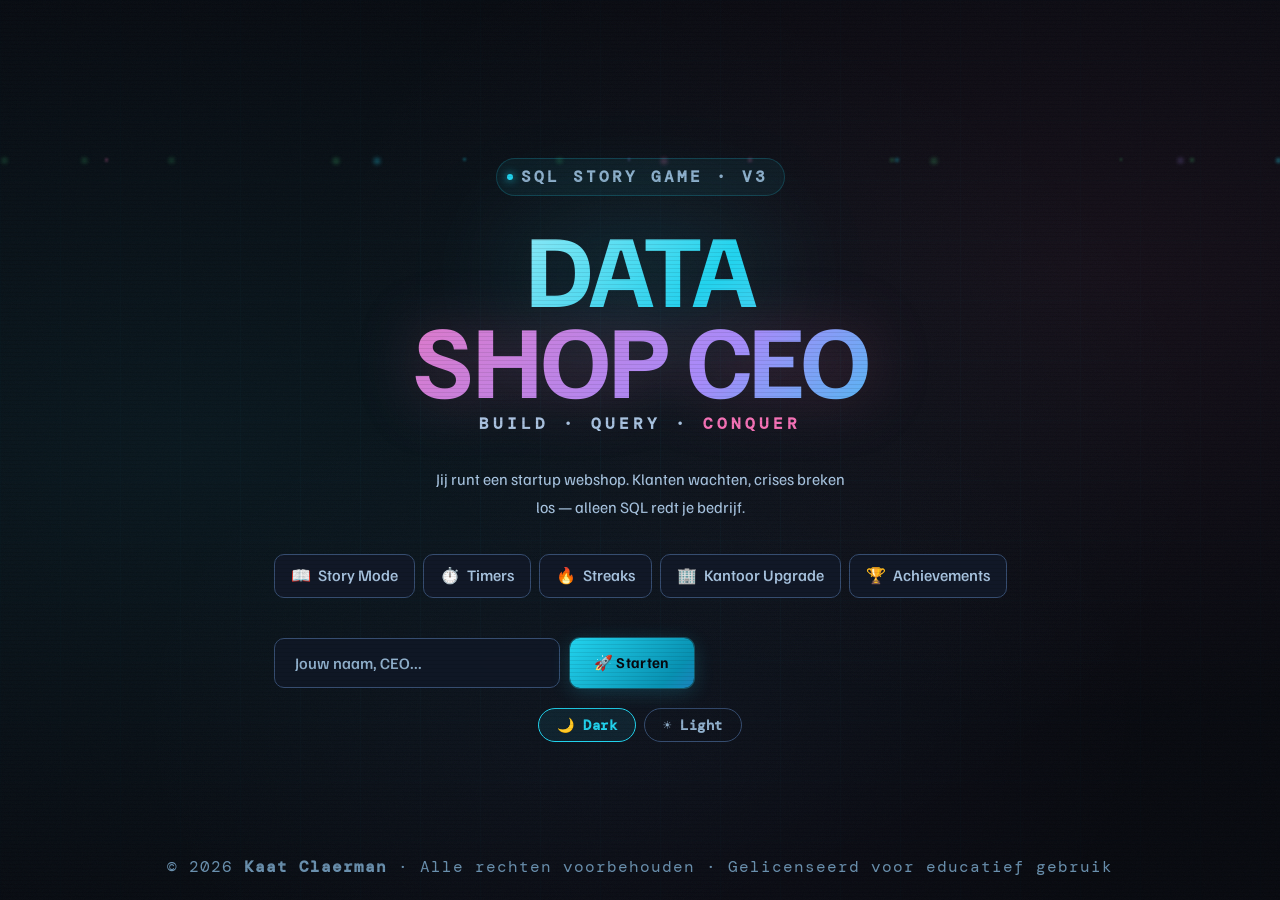
<file: datashop__1_.html>
<!DOCTYPE html>
<html lang="nl">
<head>
<meta charset="UTF-8">
<meta name="viewport" content="width=device-width, initial-scale=1.0">
<title>DataShop CEO — SQL Story Game</title>
<!--
  ╔══════════════════════════════════════════════════════════════╗
  ║          DataShop CEO — SQL Story Game                       ║
  ║  © 2026 Kaat Claerman. Alle rechten voorbehouden.            ║
  ║  Ongeautoriseerde reproductie of distributie is verboden.    ║
  ║  Dit product is gelicenseerd voor educatief gebruik.         ║
  ╚══════════════════════════════════════════════════════════════╝
-->
<link rel="stylesheet" href="datashop.css">
</head>
<body>

<!-- ── OVERLAYS ── -->
<div class="xp-popup" id="xp-popup"></div>
<div class="ach-toast" id="ach-toast">
  <div class="toast-icon" id="toast-icon">🏆</div>
  <div>
    <div class="toast-label">Achievement ontgrendeld</div>
    <div class="toast-name" id="toast-name"></div>
  </div>
</div>
<div class="streak-popup" id="streak-popup">
  <span class="streak-popup-icon">🔥</span>
  <div class="streak-popup-num" id="streak-num-popup">3</div>
  <div class="streak-popup-label">REEKS OP RIJ</div>
  <div class="streak-popup-bonus" id="streak-bonus-popup"></div>
</div>

<!-- CHAPTER RECAP MODAL -->
<div id="chapter-recap-overlay">
  <div class="recap-modal">
    <div class="recap-header">
      <div class="recap-emoji" id="recap-emoji">🎉</div>
      <div class="recap-title" id="recap-title">Hoofdstuk voltooid!</div>
      <div class="recap-subtitle">Wat heb je geleerd?</div>
    </div>
    <div class="recap-learned-title">✦ Concepten onder de knie</div>
    <div class="recap-concept-list" id="recap-concept-list"></div>
    <div id="recap-next-wrap" class="recap-next-preview hidden">
      <div class="recap-next-label">→ Volgende hoofdstuk</div>
      <div id="recap-next-text"></div>
    </div>
    <div class="recap-action-row">
      <button class="btn btn-primary btn-sm" data-action="close-recap">Doorgaan →</button>
    </div>
  </div>
</div>

<!-- COMPLETION SCREEN OVERLAY -->
<div id="completion-overlay">
  <div class="comp-bg"></div>
  <div class="comp-content">
    <div class="comp-trophy">🏆</div>
    <div class="comp-eyebrow">DataShop CEO — Voltooid</div>
    <h1 class="comp-title">Je bent een<br><span class="comp-title-accent">Data Legende</span></h1>
    <p class="comp-desc" id="comp-desc"></p>
    <div class="comp-stats" id="comp-stats"></div>
    <canvas id="cert-canvas" width="800" height="500"></canvas>
    <div class="comp-actions">
      <button class="btn btn-primary btn-cert-download" data-action="download-cert">📜 Certificaat Downloaden</button>
      <button class="btn btn-outline btn-close-completion" data-action="close-completion">Terug naar Dashboard</button>
    </div>
    <div class="comp-confetti" id="comp-confetti"></div>
  </div>
</div>

<!-- ── BOOT SCREEN ── -->
<div id="s-boot" class="screen active">
  <div class="boot-bg"></div>
  <div class="boot-grid"></div>
  <div class="boot-noise"></div>
  <div id="boot-particles"></div>

  <div class="boot-content">
    <div class="boot-eyebrow">SQL Story Game · v3</div>
    <h1 class="boot-logo">
      <span class="line1">DATA</span>
      <span class="line2">SHOP CEO</span>
    </h1>
    <div class="boot-tagline">Build · Query · <span>Conquer</span></div>
    <p class="boot-desc">Jij runt een startup webshop. Klanten wachten, crises breken los — alleen SQL redt je bedrijf.</p>
    <div class="boot-features">
      <div class="boot-feature"><span class="icon">📖</span>Story Mode</div>
      <div class="boot-feature"><span class="icon">⏱️</span>Timers</div>
      <div class="boot-feature"><span class="icon">🔥</span>Streaks</div>
      <div class="boot-feature"><span class="icon">🏢</span>Kantoor Upgrade</div>
      <div class="boot-feature"><span class="icon">🏆</span>Achievements</div>
    </div>
    <div class="boot-form">
      <div class="boot-name-row">
        <input class="boot-input" id="boot-name" placeholder="Jouw naam, CEO..." maxlength="40" autocomplete="off" />
        <button class="btn btn-primary" data-action="start-game">🚀 Starten</button>
      </div>
      <button class="btn btn-outline" id="boot-skip-cin" style="display:none;" onclick="APP.startGameSkipCin()">↩ Verdergaan (intro overslaan)</button>
    </div>
    <div id="boot-saved" class="boot-saved hidden"></div>
    <div class="boot-theme-toggle">
      <button id="boot-btn-dark"  class="boot-theme-btn active" data-theme="dark">🌙 Dark</button>
      <button id="boot-btn-light" class="boot-theme-btn"        data-theme="light">☀️ Light</button>
    </div>
  </div>

  <div class="boot-copyright">
    © 2026 <strong>Kaat Claerman</strong> · Alle rechten voorbehouden · Gelicenseerd voor educatief gebruik
  </div>
</div>

<!-- ── CINEMATIC SCREEN ── -->
<div id="s-cin" class="screen">
  <div class="cin-bg"></div>
  <div class="cin-wrap">
    <div class="cin-eyebrow" id="cin-eyebrow"></div>
    <div class="cin-title" id="cin-title"></div>
    <div class="cin-dlg" id="cin-dlg"></div>
    <div class="cin-act" id="cin-act"></div>
  </div>
</div>

<!-- ── GAME SCREEN ── -->
<div id="s-game" class="screen" role="main">
  <aside class="sidebar">
    <div class="sb-brand">
      <div class="sb-logo-mark">⬡</div>
      <div>
        <div class="sb-logo-text">DataShop</div>
        <div class="sb-logo-sub">CEO Dashboard</div>
      </div>
    </div>

    <!-- CEO Card -->
    <div class="ceo-card">
      <div class="ceo-row">
        <div class="ceo-office" id="sb-office">🏠</div>
        <div class="ceo-meta">
          <div class="ceo-name" id="sb-name">CEO</div>
          <div class="ceo-rank" id="sb-rank">Startup CEO</div>
        </div>
      </div>
      <div class="ceo-xp-row">
        <span class="ceo-xp-label">VOORTGANG</span>
        <span class="ceo-xp-val" id="sb-xp">0 XP</span>
      </div>
      <div class="xp-track xp-bar-wrap">
        <div class="xp-fill" id="xp-fill"></div>
      </div>
      <div class="xp-to-next" id="xp-to-next"></div>
    </div>

    <!-- Streak -->
    <div class="streak-card" id="streak-card">
      <span class="streak-icon">🔥</span>
      <span class="streak-val" id="streak-val">0</span>
      <div class="streak-info">
        <div class="streak-label">Reeks</div>
        <div class="streak-shield-row" id="shield-row" style="display:none">
          <span class="shield-icon active">🛡️</span>
          <span class="shield-count" id="shield-count">0</span>
          <span style="font-size:11px">shields</span>
        </div>
      </div>
    </div>

    <!-- KPIs -->
    <div class="kpi-grid">
      <div class="kpi-tile">
        <div class="kpi-val" id="kpi-klant">—</div>
        <div class="kpi-label">Klanten</div>
      </div>
      <div class="kpi-tile">
        <div class="kpi-val" id="kpi-orders">—</div>
        <div class="kpi-label">Orders</div>
      </div>
      <div class="kpi-tile">
        <div class="kpi-val good" id="kpi-rep">100</div>
        <div class="kpi-label">Reputatie</div>
      </div>
      <div class="kpi-tile">
        <div class="kpi-val" id="kpi-xp">0</div>
        <div class="kpi-label">XP</div>
      </div>
    </div>

    <!-- Reputation bar -->
    <div class="rep-section">
      <div class="rep-header">
        <span>Reputatie</span>
        <span id="rep-pct">100%</span>
      </div>
      <div class="rep-track">
        <div class="rep-fill" id="rep-fill"></div>
      </div>
    </div>

    <!-- Nav -->
    <nav class="sb-nav">
      <div class="nav-section">Navigatie</div>
      <button class="nav-btn active" id="nav-dash"   data-panel="dash"><span class="nav-icon">📊</span> Dashboard</button>
      <button class="nav-btn"        id="nav-sc"     data-panel="sc"><span class="nav-icon">🎯</span> Missies <span class="nav-badge" id="nav-badge">0</span></button>
      <button class="nav-btn"        id="nav-daily"  data-panel="daily"><span class="nav-icon">🌅</span> Dagelijkse Uitdaging <span class="nav-badge daily-badge" id="daily-badge">3</span></button>
      <button class="nav-btn"        id="nav-db"     data-panel="db"><span class="nav-icon">🗄️</span> Databank</button>
      <button class="nav-btn"        id="nav-term"   data-panel="term"><span class="nav-icon">💻</span> Terminal</button>
      <button class="nav-btn"        id="nav-syn"    data-panel="syn"><span class="nav-icon">📖</span> SQL Syntaxen</button>
      <button class="nav-btn"        id="nav-tut"    data-panel="tut"><span class="nav-icon">🎓</span> SQL Tutorial <span class="tut-sidebar-progress" id="tut-nav-pct">0%</span></button>
      <button class="nav-btn"        id="nav-ach"    data-panel="ach"><span class="nav-icon">🏆</span> Badges</button>
      <div class="nav-section">Systeem</div>
      <button class="nav-btn theme-toggle-btn" id="theme-toggle" data-action="theme-toggle"><span><span class="nav-icon">☀️</span> <span id="theme-label">Light mode</span></span><span id="theme-indicator" class="theme-indicator">OFF</span></button>
      <button class="nav-btn"        id="nav-set"    data-panel="set"><span class="nav-icon">⚙️</span> Instellingen</button>
      <button class="nav-btn u-muted" data-action="open-key-help"><span class="nav-icon">⌨️</span> Sneltoetsen <span class="shortcut-badge">?</span></button>
    </nav>

    <div class="sb-footer">
      © 2026 Kaat Claerman<br>Alle rechten voorbehouden
    </div>
  </aside>

  <main class="main">

    <!-- DASHBOARD -->
    <div class="panel on" id="panel-dash">
      <div class="ph">
        <div class="ph-bc">DataShop HQ</div>
        <h2>📊 Dashboard</h2>
        <p>Realtime bedrijfsstatus en activiteitsfeed.</p>
      </div>
      <div id="office-display"></div>
      <!-- Tutorial voortgangskaart -->
      <div class="dash-tut-card" id="dash-tut-card" data-panel="tut" title="Ga naar Tutorial">
        <div class="dash-tut-icon">🎓</div>
        <div class="dash-tut-info">
          <h4>SQL Tutorial</h4>
          <p class="dash-tut-pct">0/0 lessen · 0%</p>
          <div class="dash-tut-track"><div class="dash-tut-fill"></div></div>
        </div>
        <button class="btn btn-outline btn-sm btn-dash-tut">Ga naar Tutorial →</button>
      </div>
      <div class="stat-grid" id="stat-grid"></div>
      <!-- Concept mastery -->
      <div class="mastery-section-title">SQL CONCEPT BEHEERSING</div>
      <div class="mastery-grid" id="mastery-grid"></div>
      <!-- Feature 4: Skill Mastery Bars -->
      <div class="mastery-section-title" style="margin-top:20px">⚡ SKILL MASTERY</div>
      <div id="skill-mastery-panel" style="background:var(--panel);border:1px solid var(--border);border-radius:var(--r2);padding:16px 20px;margin-bottom:20px"></div>
      <div class="dash-feed-grid">
        <div class="feed-box">
          <div class="feed-head">
            <span class="feed-title">📈 Bedrijfslog</span>
            <div class="live-indicator"><div class="live-dot"></div>Live</div>
          </div>
          <div id="ev-list-biz"></div>
        </div>
        <div class="feed-box">
          <div class="feed-head">
            <span class="feed-title">⚙️ Systeem &amp; SQL</span>
          </div>
          <div id="ev-list-sys"></div>
        </div>
      </div>
      <!-- extra styles moved to datashop.css -->
    </div>

    <!-- SCENARIOS -->
    <div class="panel" id="panel-sc">
      <div class="ph">
        <div class="ph-bc">Missies</div>
        <h2>🎯 Scenario's</h2>
        <p>Elke situatie vereist SQL. De databank verandert live.</p>
      </div>
      <div class="progress-row">
        <div class="progress-track">
          <div class="progress-fill" id="prog-fill"></div>
        </div>
        <div class="progress-label" id="prog-lbl">0/0</div>
      </div>
      <div class="ch-tabs" id="ch-tabs"></div>
      <!-- Zoekbalk -->
      <div class="sc-search-wrap">
        <input class="boot-input sc-search-input" id="sc-search" placeholder="🔍  Zoek missie..." oninput="APP.setSearch(this.value)">
        <span class="sc-search-icon">🔍</span>
        <button id="sc-search-clear" class="sc-search-clear" data-action="clear-search">✕</button>
      </div>
      <div class="filter-row">
        <div class="filter-group-label">Moeilijkheid</div>
        <button class="filter-btn active" id="fc-all"    data-filter="all">Alle</button>
        <button class="filter-btn"        id="fc-easy"   data-filter="easy">🟢 Makkelijk</button>
        <button class="filter-btn"        id="fc-medium" data-filter="medium">🟠 Gemiddeld</button>
        <button class="filter-btn"        id="fc-hard"   data-filter="hard">🔴 Moeilijk</button>
        <button class="filter-btn"        id="fc-done"   data-filter="done">✅ Voltooid</button>
        <div class="filter-group-label">SQL-type</div>
        <button class="filter-btn"        id="fc-select" data-filter="select">SELECT</button>
        <button class="filter-btn"        id="fc-join"   data-filter="join">JOIN</button>
        <button class="filter-btn"        id="fc-insert" data-filter="insert">INSERT</button>
        <button class="filter-btn"        id="fc-update" data-filter="update">UPDATE</button>
        <button class="filter-btn"        id="fc-delete" data-filter="delete">DELETE</button>
        <button class="filter-btn"        id="fc-ddl"    data-filter="ddl">DDL</button>
      </div>
      <div id="sc-count-row" class="sc-count-row"></div>
      <div id="sc-list" class="sc-list-inner" role="list" aria-label="Scenario missies"></div>
    </div>

    <!-- DATABASE -->
    <div class="panel" id="panel-db">
      <div class="ph">
        <div class="ph-bc">Databank</div>
        <h2>🗄️ Database Viewer</h2>
        <p>Live weergave. Wijzigingen zijn direct zichtbaar.</p>
      </div>
      <!-- DB Sub-tabs -->
      <div class="db-subtabs">
        <button class="db-subtab active" id="dbt-schema" data-dbtab="schema">📋 Schema</button>
        <button class="db-subtab" id="dbt-erd" data-dbtab="erd">🔗 ERD Diagram</button>
        <button class="db-subtab" id="dbt-data" data-dbtab="data">📊 Data</button>
      </div>
      <!-- Table shortcuts -->
      <div class="db-table-shortcuts" id="db-table-shortcuts">
        <span class="db-shortcuts-label">🔗 Snelkoppelingen:</span>
        <button class="db-shortcut-btn" onclick="APP.showDbTab('data');APP.renderDBTable('klant')">👤 klant</button>
        <button class="db-shortcut-btn" onclick="APP.showDbTab('data');APP.renderDBTable('product')">📦 product</button>
        <button class="db-shortcut-btn" onclick="APP.showDbTab('data');APP.renderDBTable('bestelling')">🛒 bestelling</button>
        <button class="db-shortcut-btn" onclick="APP.showDbTab('data');APP.renderDBTable('review')">⭐ review</button>
        <button class="db-shortcut-btn" onclick="APP.showDbTab('data');APP.renderDBTable('kortingscode')">🏷️ kortingscode</button>
        <button class="db-shortcut-btn" onclick="APP.showDbTab('data');APP.renderDBTable('leverancier')">🏭 leverancier</button>
      </div>
      <!-- Schema view -->
      <div id="db-tab-schema">
        <div class="db-section-label">Tabelstructuur</div>
        <div class="schema-grid" id="schema-grid"></div>
      </div>
      <!-- ERD view -->
      <div id="db-tab-erd">
        <div class="db-section-label db-section-label--erd">Relatiediagram (ERD)</div>
        <div id="erd-container" class="erd-container"></div>
        <div class="erd-legend">
          <span class="erd-leg-item"><span class="erd-leg-pk">🔑 PK</span> = Primary Key</span>
          <span class="erd-leg-item"><span class="erd-leg-fk">🔗 FK</span> = Foreign Key → verwijst naar PK van andere tabel</span>
          <span class="erd-leg-item"><span class="erd-leg-rel">──</span> = Relatie tussen tabellen</span>
        </div>
      </div>
      <!-- Data view -->
      <div id="db-tab-data">
        <div class="table-viewer">
          <div class="table-tabs" id="db-tabs"></div>
          <div class="tv-scroll" id="db-view"></div>
        </div>
      </div>
    </div>

    <!-- TERMINAL -->
    <div class="panel" id="panel-term">
      <div class="ph">
        <div class="ph-bc">Terminal</div>
        <h2>💻 Vrije Terminal</h2>
        <p>Experimenteer vrijuit met SQL. <kbd>Ctrl+Enter</kbd> om uit te voeren · <kbd>↑↓</kbd> voor query-history.</p>
      </div>
      <div class="term-examples-section">
        <div class="term-examples-label">Klik een voorbeeld om te laden</div>
        <div class="term-examples-row" id="term-examples">
          <button class="filter-btn" data-example="0">alle klanten</button>
          <button class="filter-btn" data-example="1">top 3 duurste</button>
          <button class="filter-btn" data-example="2">klanten per stad</button>
          <button class="filter-btn" data-example="3">klant + bestelling</button>
          <button class="filter-btn" data-example="4">CASE WHEN</button>
          <button class="filter-btn" data-example="5">boven gemiddelde prijs</button>
          <button class="filter-btn" data-example="6">klanten + bestellingen</button>
        </div>
      </div>
      <div class="terminal">
        <div class="term-titlebar">
          <div class="term-dots">
            <div class="term-dot"></div>
            <div class="term-dot"></div>
            <div class="term-dot"></div>
          </div>
          <span class="term-label">datashop_db@ceo — sql</span>
        </div>
        <div class="hl-wrap">
          <div class="hl-backdrop" id="hl-free" aria-hidden="true"></div>
          <textarea class="sql-editor" id="free-sql"
            placeholder="-- SELECT * FROM klant&#10;-- SELECT AVG(prijs) FROM product&#10;-- INSERT INTO klant (naam, email, stad, actief) VALUES ('Test','t@t.be','Gent',1)"></textarea>
        </div>
        <div class="term-footer">
          <span class="term-hint">Ctrl+Enter uitvoeren · Tab voor inspringing</span>
          <button class="btn btn-outline btn-xs" data-action="clear-free">Wissen</button>
          <button class="btn btn-primary btn-sm" onclick="APP.runFree()">▶ Uitvoeren</button>
        </div>
      </div>
      <div class="feedback" id="free-fb"></div>
      <div class="table-viewer" id="free-out">
        <div class="free-out-placeholder">
          // Voer een query uit om resultaten te zien...
        </div>
      </div>
    </div>

    <!-- ACHIEVEMENTS -->
    <div class="panel" id="panel-ach">
      <div class="ph">
        <div class="ph-bc">Badges</div>
        <h2>🏆 Achievements</h2>
        <p id="ach-progress">0 / 0 ontgrendeld</p>
      </div>
      <div class="ach-grid" id="ach-grid"></div>
    </div>

    <!-- DAILY CHALLENGE -->
    <div class="panel" id="panel-daily">
      <div class="ph">
        <div class="ph-bc">Dagelijkse Uitdaging</div>
        <h2>🌅 Uitdaging van de dag</h2>
        <p id="daily-subtitle">Elke dag een nieuwe SQL-uitdaging. Haal de bonus XP!</p>
      </div>
      <div id="daily-content"></div>
    </div>

    <!-- SETTINGS -->
    <div class="panel" id="panel-set">
      <div class="ph">
        <div class="ph-bc">Systeem</div>
        <h2>⚙️ Instellingen</h2>
        <p>Beheer je profiel en voortgang.</p>
      </div>
      <div id="set-content"></div>
    </div>

    <!-- SQL SYNTAXEN -->
    <div class="panel" id="panel-syn">
      <div class="ph">
        <div class="ph-bc">Referentie</div>
        <h2>📖 SQL Syntaxen</h2>
        <p>Overzicht van alle SQL-commando's die je nodig hebt als DataShop CEO.</p>
      </div>

      <!-- Filter bar -->
      <div class="syn-filter-bar">
        <button class="syn-filter-btn active" data-filter="all">Alles</button>
        <button class="syn-filter-btn" data-filter="select">SELECT</button>
        <button class="syn-filter-btn" data-filter="where">WHERE</button>
        <button class="syn-filter-btn" data-filter="insert">INSERT</button>
        <button class="syn-filter-btn" data-filter="update">UPDATE</button>
        <button class="syn-filter-btn" data-filter="delete">DELETE</button>
        <button class="syn-filter-btn" data-filter="agg">Aggregaten</button>
        <button class="syn-filter-btn" data-filter="join">JOIN</button>
        <button class="syn-filter-btn" data-filter="ddl">DDL</button>
      </div>

      <div class="syn-grid">

        <!-- ── SELECT ── -->
        <div class="syn-card" data-cat="select">
          <div class="syn-head">
            <span class="syn-badge syn-badge-select">SELECT</span>
            <span class="syn-title">Gegevens opvragen</span>
          </div>
          <div class="syn-body">
            <div class="syn-code"><span class="sc-kw">SELECT</span> kolom1, kolom2
<span class="sc-kw">FROM</span> tabel
<span class="sc-kw">WHERE</span> conditie
<span class="sc-kw">ORDER BY</span> kolom ASC|DESC
<span class="sc-kw">LIMIT</span> n;</div>
            <table class="syn-table">
              <tr><th>Query</th><th>Resultaat</th></tr>
              <tr><td><code>SELECT * FROM klant</code></td><td>Alle klanten, alle kolommen</td></tr>
              <tr><td><code>SELECT naam, stad FROM klant</code></td><td>Alleen naam + stad kolommen</td></tr>
              <tr><td><code>SELECT naam FROM klant WHERE actief = 1</code></td><td>Namen van actieve klanten</td></tr>
              <tr><td><code>SELECT naam FROM klant ORDER BY naam ASC</code></td><td>Alfabetisch gesorteerd</td></tr>
              <tr><td><code>SELECT * FROM product ORDER BY prijs DESC LIMIT 3</code></td><td>Top 3 duurste producten</td></tr>
              <tr><td><code>SELECT naam, email FROM klant WHERE stad = 'Gent'</code></td><td>Klanten uit Gent</td></tr>
            </table>
            <div class="syn-tips">
              <span class="syn-tip">💡 <code>*</code> = alle kolommen. Beter specifieke kolommen noemen voor leesbaarheid.</span>
              <span class="syn-tip">💡 <code>ASC</code> = laag→hoog (standaard) · <code>DESC</code> = hoog→laag</span>
            </div>
          </div>
        </div>

        <!-- ── WHERE ── -->
        <div class="syn-card" data-cat="where">
          <div class="syn-head">
            <span class="syn-badge syn-badge-where">WHERE</span>
            <span class="syn-title">Filteroperatoren</span>
          </div>
          <div class="syn-body">
            <div class="syn-code"><span class="sc-kw">WHERE</span> kolom <span class="sc-kw">=</span> waarde       <span class="sc-comment">-- exact gelijk</span>
<span class="sc-kw">WHERE</span> kolom <span class="sc-kw">!=</span> waarde      <span class="sc-comment">-- niet gelijk</span>
<span class="sc-kw">WHERE</span> kolom <span class="sc-kw">&gt;</span> waarde       <span class="sc-comment">-- groter dan</span>
<span class="sc-kw">WHERE</span> kolom <span class="sc-kw">LIKE</span> '%patroon%'<span class="sc-comment">-- bevat tekst</span>
<span class="sc-kw">WHERE</span> kolom <span class="sc-kw">IN</span> ('a','b','c') <span class="sc-comment">-- in lijst</span>
<span class="sc-kw">WHERE</span> kolom <span class="sc-kw">BETWEEN</span> x <span class="sc-kw">AND</span> y  <span class="sc-comment">-- bereik</span>
<span class="sc-kw">WHERE</span> kolom <span class="sc-kw">IS NULL</span>          <span class="sc-comment">-- leeg veld</span>
<span class="sc-kw">WHERE</span> c1 <span class="sc-kw">AND</span> c2        <span class="sc-comment">-- beide voorwaarden</span>
<span class="sc-kw">WHERE</span> c1 <span class="sc-kw">OR</span> c2         <span class="sc-comment">-- één van beide</span></div>
            <table class="syn-table">
              <tr><th>Voorbeeld</th><th>Betekenis</th></tr>
              <tr><td><code>WHERE stad = 'Gent'</code></td><td>Exact Gent</td></tr>
              <tr><td><code>WHERE prijs &gt; 50</code></td><td>Duurder dan €50</td></tr>
              <tr><td><code>WHERE naam LIKE '%Jan%'</code></td><td>Naam bevat "Jan"</td></tr>
              <tr><td><code>WHERE stad IN ('Gent','Brussel')</code></td><td>Gent of Brussel</td></tr>
              <tr><td><code>WHERE prijs BETWEEN 10 AND 50</code></td><td>€10 t.e.m. €50</td></tr>
              <tr><td><code>WHERE actief = 1 AND stad = 'Gent'</code></td><td>Actief én uit Gent</td></tr>
            </table>
          </div>
        </div>

        <!-- ── INSERT ── -->
        <div class="syn-card" data-cat="insert">
          <div class="syn-head">
            <span class="syn-badge syn-badge-insert">INSERT</span>
            <span class="syn-title">Nieuwe rij toevoegen</span>
          </div>
          <div class="syn-body">
            <div class="syn-code"><span class="sc-kw">INSERT INTO</span> tabel (kolom1, kolom2)
<span class="sc-kw">VALUES</span> (waarde1, waarde2);</div>
            <table class="syn-table">
              <tr><th>Query</th><th>Resultaat</th></tr>
              <tr><td><code>INSERT INTO klant (naam, email, stad, actief)<br>VALUES ('Jana', '<a href="/cdn-cgi/l/email-protection" class="__cf_email__" data-cfemail="81ebc1ece0e8edafe3e4">[email&#160;protected]</a>', 'Gent', 1)</code></td><td>Voegt Jana toe als actieve klant in Gent</td></tr>
              <tr><td><code>INSERT INTO product (naam, prijs, stock, categorie)<br>VALUES ('Lamp', 29.99, 10, 'Wonen')</code></td><td>Nieuw product "Lamp" voor €29.99 met 10 stuks</td></tr>
              <tr><td><code>INSERT INTO review (klant_id, product_id, score, commentaar)<br>VALUES (1, 2, 5, 'Top product!')</code></td><td>Klant 1 geeft score 5 aan product 2</td></tr>
            </table>
            <div class="syn-tips">
              <span class="syn-tip">💡 Volgorde kolommen = volgorde waarden. Tekst staat tussen <code>'aanhalingstekens'</code>.</span>
              <span class="syn-tip">💡 Geen <code>klant_id</code> nodig — AUTO_INCREMENT vult dit automatisch in.</span>
            </div>
          </div>
        </div>

        <!-- ── UPDATE ── -->
        <div class="syn-card" data-cat="update">
          <div class="syn-head">
            <span class="syn-badge syn-badge-update">UPDATE</span>
            <span class="syn-title">Bestaande rij(en) wijzigen</span>
          </div>
          <div class="syn-body">
            <div class="syn-code"><span class="sc-kw">UPDATE</span> tabel
<span class="sc-kw">SET</span> kolom = nieuwewaarde
<span class="sc-kw">WHERE</span> conditie;</div>
            <table class="syn-table">
              <tr><th>Query</th><th>Resultaat</th></tr>
              <tr><td><code>UPDATE product SET prijs = 44.99 WHERE product_id = 2</code></td><td>Wijzigt ALLEEN product 2 → nieuwe prijs €44.99</td></tr>
              <tr><td><code>UPDATE klant SET actief = 0 WHERE klant_id = 4</code></td><td>Deactiveert ALLEEN klant 4</td></tr>
              <tr><td><code>UPDATE bestelling SET status = 'geleverd' WHERE bestelling_id = 1</code></td><td>Markeert bestelling 1 als geleverd</td></tr>
              <tr><td><code>UPDATE product SET stock = 20, prijs = 79.99 WHERE product_id = 5</code></td><td>Meerdere kolommen tegelijk aanpassen</td></tr>
            </table>
            <div class="syn-tips">
              <span class="syn-tip syn-tip-warn">⚠️ ALTIJD WHERE! <code>UPDATE klant SET actief = 0</code> zonder WHERE deactiveert ALLE klanten!</span>
            </div>
          </div>
        </div>

        <!-- ── DELETE ── -->
        <div class="syn-card" data-cat="delete">
          <div class="syn-head">
            <span class="syn-badge syn-badge-delete">DELETE</span>
            <span class="syn-title">Rij(en) verwijderen</span>
          </div>
          <div class="syn-body">
            <div class="syn-code"><span class="sc-kw">DELETE FROM</span> tabel
<span class="sc-kw">WHERE</span> conditie;</div>
            <table class="syn-table">
              <tr><th>Query</th><th>Resultaat</th></tr>
              <tr><td><code>DELETE FROM review WHERE score = 1</code></td><td>Verwijdert alle 1-ster reviews</td></tr>
              <tr><td><code>DELETE FROM bestelling WHERE datum &lt; '2024-01-01'</code></td><td>Verwijdert bestellingen van vóór 2024</td></tr>
              <tr><td><code>DELETE FROM kortingscode WHERE actief = 0</code></td><td>Ruimt inactieve kortingscodes op</td></tr>
            </table>
            <div class="syn-tips">
              <span class="syn-tip syn-tip-warn">⚠️ ALTIJD WHERE! <code>DELETE FROM klant</code> verwijdert ALLE klanten — onomkeerbaar!</span>
              <span class="syn-tip">💡 GDPR tip: gebruik liever <code>UPDATE klant SET actief = 0 WHERE klant_id = x</code> i.p.v. DELETE voor klantdata.</span>
            </div>
          </div>
        </div>

        <!-- ── Aggregaten ── -->
        <div class="syn-card" data-cat="agg">
          <div class="syn-head">
            <span class="syn-badge syn-badge-agg">Aggregaten</span>
            <span class="syn-title">COUNT · SUM · AVG · MAX · MIN</span>
          </div>
          <div class="syn-body">
            <div class="syn-code"><span class="sc-kw">COUNT(*)</span>         <span class="sc-comment">-- aantal rijen</span>
<span class="sc-kw">SUM(</span>kolom<span class="sc-kw">)</span>       <span class="sc-comment">-- optelling</span>
<span class="sc-kw">AVG(</span>kolom<span class="sc-kw">)</span>       <span class="sc-comment">-- gemiddelde</span>
<span class="sc-kw">MAX(</span>kolom<span class="sc-kw">)</span>       <span class="sc-comment">-- grootste waarde</span>
<span class="sc-kw">MIN(</span>kolom<span class="sc-kw">)</span>       <span class="sc-comment">-- kleinste waarde</span></div>
            <table class="syn-table">
              <tr><th>Query</th><th>Resultaat</th></tr>
              <tr><td><code>SELECT COUNT(*) FROM klant</code></td><td>Hoeveel klanten zijn er totaal?</td></tr>
              <tr><td><code>SELECT COUNT(*) FROM klant WHERE actief = 1</code></td><td>Hoeveel actieve klanten?</td></tr>
              <tr><td><code>SELECT AVG(prijs) FROM product</code></td><td>Gemiddelde productprijs</td></tr>
              <tr><td><code>SELECT MAX(prijs) FROM product</code></td><td>Duurste product</td></tr>
              <tr><td><code>SELECT MIN(prijs), MAX(prijs) FROM product</code></td><td>Goedkoopste én duurste</td></tr>
              <tr><td><code>SELECT SUM(prijs * stock) FROM product</code></td><td>Totale voorraadwaarde</td></tr>
            </table>
          </div>
        </div>

        <!-- ── GROUP BY / HAVING ── -->
        <div class="syn-card" data-cat="agg">
          <div class="syn-head">
            <span class="syn-badge syn-badge-agg">GROUP BY</span>
            <span class="syn-title">Groeperen per categorie</span>
          </div>
          <div class="syn-body">
            <div class="syn-code"><span class="sc-kw">SELECT</span> kolom, <span class="sc-kw">COUNT(*)</span>
<span class="sc-kw">FROM</span> tabel
<span class="sc-kw">GROUP BY</span> kolom
<span class="sc-kw">HAVING</span> COUNT(*) &gt; n;  <span class="sc-comment">-- filter op groep</span></div>
            <table class="syn-table">
              <tr><th>Query</th><th>Resultaat</th></tr>
              <tr><td><code>SELECT klant_id, COUNT(*) FROM bestelling GROUP BY klant_id</code></td><td>Hoeveel bestellingen per klant?</td></tr>
              <tr><td><code>SELECT categorie, COUNT(*) FROM product GROUP BY categorie</code></td><td>Aantal producten per categorie</td></tr>
              <tr><td><code>SELECT stad, COUNT(*) FROM klant GROUP BY stad</code></td><td>Aantal klanten per stad</td></tr>
              <tr><td><code>SELECT categorie, COUNT(*) FROM product GROUP BY categorie HAVING COUNT(*) &gt; 1</code></td><td>Alleen categorieën met meer dan 1 product</td></tr>
            </table>
            <div class="syn-tips">
              <span class="syn-tip">💡 <code>WHERE</code> filtert vóór GROUP BY · <code>HAVING</code> filtert ná GROUP BY (op het groepsresultaat)</span>
            </div>
          </div>
        </div>

        <!-- ── JOIN ── -->
        <div class="syn-card" data-cat="join">
          <div class="syn-head">
            <span class="syn-badge syn-badge-join">JOIN</span>
            <span class="syn-title">Tabellen koppelen</span>
          </div>
          <div class="syn-body">
            <div class="syn-code"><span class="sc-comment">-- Impliciete JOIN (komma-syntax):</span>
<span class="sc-kw">SELECT</span> t1.kolom, t2.kolom
<span class="sc-kw">FROM</span> tabel1 t1, tabel2 t2
<span class="sc-kw">WHERE</span> t1.fk = t2.pk;</div>
            <table class="syn-table">
              <tr><th>Query</th><th>Resultaat</th></tr>
              <tr><td><code>SELECT k.naam, b.datum, b.status<br>FROM bestelling b, klant k<br>WHERE b.klant_id = k.klant_id</code></td><td>Elke bestelling met de naam van de klant erbij</td></tr>
              <tr><td><code>SELECT k.naam, p.naam, b.datum<br>FROM bestelling b, klant k, product p<br>WHERE b.klant_id = k.klant_id<br>AND b.product_id = p.product_id</code></td><td>Klantnaam + productnaam + datum voor elke bestelling</td></tr>
              <tr><td><code>SELECT k.naam, r.score, r.commentaar<br>FROM review r, klant k<br>WHERE r.klant_id = k.klant_id</code></td><td>Reviews met naam van de reviewer</td></tr>
            </table>
            <div class="syn-tips">
              <span class="syn-tip">💡 <code>b</code>, <code>k</code>, <code>p</code> zijn aliassen — kortere namen voor de tabel in de query.</span>
              <span class="syn-tip">💡 Koppel altijd via FK = PK: <code>b.klant_id = k.klant_id</code></span>
            </div>
          </div>
        </div>

        <!-- ── ORDER BY / LIMIT ── -->
        <div class="syn-card" data-cat="select">
          <div class="syn-head">
            <span class="syn-badge syn-badge-select">ORDER BY · LIMIT</span>
            <span class="syn-title">Sorteren en beperken</span>
          </div>
          <div class="syn-body">
            <div class="syn-code"><span class="sc-kw">ORDER BY</span> kolom <span class="sc-kw">ASC</span>   <span class="sc-comment">-- laag → hoog</span>
<span class="sc-kw">ORDER BY</span> kolom <span class="sc-kw">DESC</span>  <span class="sc-comment">-- hoog → laag</span>
<span class="sc-kw">LIMIT</span> n               <span class="sc-comment">-- max n rijen</span></div>
            <table class="syn-table">
              <tr><th>Query</th><th>Resultaat</th></tr>
              <tr><td><code>SELECT naam, prijs FROM product ORDER BY prijs ASC</code></td><td>Producten van goedkoopst naar duurste</td></tr>
              <tr><td><code>SELECT naam, prijs FROM product ORDER BY prijs DESC</code></td><td>Producten van duurste naar goedkoopste</td></tr>
              <tr><td><code>SELECT naam FROM klant ORDER BY naam ASC LIMIT 3</code></td><td>De eerste 3 klanten alfabetisch</td></tr>
              <tr><td><code>SELECT naam, stock FROM product ORDER BY stock ASC LIMIT 5</code></td><td>Top 5 producten met laagste stock</td></tr>
            </table>
            <div class="syn-tips">
              <span class="syn-tip">💡 Combineer ORDER BY + LIMIT voor "Top N" queries (bijv. top 3 beste reviews).</span>
            </div>
          </div>
        </div>

        <!-- ── CREATE TABLE ── -->
        <div class="syn-card" data-cat="ddl">
          <div class="syn-head">
            <span class="syn-badge syn-badge-ddl">CREATE TABLE</span>
            <span class="syn-title">Nieuwe tabel aanmaken</span>
          </div>
          <div class="syn-body">
            <div class="syn-code"><span class="sc-kw">CREATE TABLE</span> naam (
  id  <span class="sc-kw">INT PRIMARY KEY AUTO_INCREMENT</span>,
  kol <span class="sc-kw">VARCHAR(100) NOT NULL</span>,
  kol <span class="sc-kw">DECIMAL(8,2)</span>,
  kol <span class="sc-kw">BOOLEAN</span>
);</div>
            <table class="syn-table">
              <tr><th>Query</th><th>Resultaat</th></tr>
              <tr><td><code>CREATE TABLE leverancier (<br>leverancier_id INT PRIMARY KEY AUTO_INCREMENT,<br>naam VARCHAR(100) NOT NULL,<br>email VARCHAR(150),<br>land VARCHAR(80)<br>)</code></td><td>Nieuwe tabel "leverancier" met auto-ID, verplichte naam, optionele email en land</td></tr>
            </table>
            <div class="syn-tips">
              <span class="syn-tip">💡 <code>NOT NULL</code> = verplicht veld · <code>AUTO_INCREMENT</code> = automatisch oplopend ID</span>
            </div>
          </div>
        </div>

        <!-- ── ALTER TABLE ── -->
        <div class="syn-card" data-cat="ddl">
          <div class="syn-head">
            <span class="syn-badge syn-badge-ddl">ALTER TABLE</span>
            <span class="syn-title">Kolom toevoegen aan bestaande tabel</span>
          </div>
          <div class="syn-body">
            <div class="syn-code"><span class="sc-kw">ALTER TABLE</span> tabel
<span class="sc-kw">ADD COLUMN</span> naam datatype;</div>
            <table class="syn-table">
              <tr><th>Query</th><th>Resultaat</th></tr>
              <tr><td><code>ALTER TABLE klant ADD COLUMN telefoon VARCHAR(20)</code></td><td>Voegt kolom "telefoon" toe — bestaande klanten krijgen NULL</td></tr>
              <tr><td><code>ALTER TABLE product ADD COLUMN leverancier_id INT</code></td><td>Voegt FK-kolom toe aan product voor koppeling aan leverancier</td></tr>
            </table>
            <div class="syn-tips">
              <span class="syn-tip">💡 Bestaande rijen krijgen automatisch NULL voor de nieuwe kolom.</span>
            </div>
          </div>
        </div>

        <!-- ── Datatypes ── -->
        <div class="syn-card" data-cat="ddl">
          <div class="syn-head">
            <span class="syn-badge syn-badge-ddl">Datatypes</span>
            <span class="syn-title">Welk type voor welke kolom?</span>
          </div>
          <div class="syn-body">
            <table class="syn-table">
              <tr><th>Type</th><th>Wanneer gebruiken</th><th>Voorbeeld</th></tr>
              <tr><td><code>VARCHAR(n)</code></td><td>Tekst tot n tekens</td><td>naam VARCHAR(100)</td></tr>
              <tr><td><code>TEXT</code></td><td>Lange tekst (geen max)</td><td>commentaar TEXT</td></tr>
              <tr><td><code>INT</code></td><td>Geheel getal</td><td>stock INT</td></tr>
              <tr><td><code>DECIMAL(p,s)</code></td><td>Kommagetal (p cijfers, s decimalen)</td><td>prijs DECIMAL(8,2)</td></tr>
              <tr><td><code>BOOLEAN</code></td><td>Ja/nee waarde (1/0)</td><td>actief BOOLEAN</td></tr>
              <tr><td><code>DATE</code></td><td>Datum (jaar-maand-dag)</td><td>datum DATE</td></tr>
              <tr><td><code>DATETIME</code></td><td>Datum + tijdstip</td><td>aangemaakt DATETIME</td></tr>
            </table>
          </div>
        </div>

        <!-- ── INNER JOIN / LEFT JOIN ── -->
        <div class="syn-card" data-cat="join">
          <div class="syn-head">
            <span class="syn-badge syn-badge-join">JOIN ... ON</span>
            <span class="syn-title">Tabellen koppelen (ANSI-standaard)</span>
          </div>
          <div class="syn-body">
            <div class="syn-code"><span class="sc-kw">SELECT</span> t1.kolom, t2.kolom
<span class="sc-kw">FROM</span> tabel1 t1
<span class="sc-kw">INNER JOIN</span> tabel2 t2 <span class="sc-kw">ON</span> t1.id = t2.fk_id;

<span class="sc-comment">-- Meerdere JOINs ketenen</span>
<span class="sc-kw">SELECT</span> k.naam, p.naam, b.datum
<span class="sc-kw">FROM</span> bestelling b
<span class="sc-kw">INNER JOIN</span> klant k <span class="sc-kw">ON</span> b.klant_id = k.klant_id
<span class="sc-kw">INNER JOIN</span> product p <span class="sc-kw">ON</span> b.product_id = p.product_id;</div>
            <table class="syn-table">
              <tr><th>JOIN-type</th><th>Wat doet het?</th></tr>
              <tr><td><code>INNER JOIN</code></td><td>Enkel rijen met een overeenkomst in beide tabellen</td></tr>
              <tr><td><code>LEFT JOIN</code></td><td>Alle rijen uit de linker tabel, rechts NULL als geen match</td></tr>
              <tr><td><code>RIGHT JOIN</code></td><td>Alle rijen uit de rechter tabel, links NULL als geen match</td></tr>
            </table>
            <div class="syn-tips">
              <span class="syn-tip">💡 <code>ON</code> specificeert de koppelconditie (FK = PK). Gebruik tabel-aliassen (k, b, p) om korter te schrijven.</span>
              <span class="syn-tip">💡 Meerdere JOINs ketenen: voeg per JOIN één extra tabel toe met een eigen <code>ON</code>-conditie.</span>
            </div>
          </div>
        </div>

        <!-- ── GROUP BY + HAVING ── -->
        <div class="syn-card" data-cat="agg">
          <div class="syn-head">
            <span class="syn-badge syn-badge-agg">GROUP BY · HAVING</span>
            <span class="syn-title">Groeperen en filteren op groepen</span>
          </div>
          <div class="syn-body">
            <div class="syn-code"><span class="sc-kw">SELECT</span> kolom, <span class="sc-kw">COUNT</span>(*) <span class="sc-comment">-- of SUM, AVG, MAX, MIN</span>
<span class="sc-kw">FROM</span> tabel
<span class="sc-kw">GROUP BY</span> kolom
<span class="sc-kw">HAVING</span> <span class="sc-kw">COUNT</span>(*) &gt; 1;  <span class="sc-comment">-- filter ná groepering</span></div>
            <table class="syn-table">
              <tr><th>Query</th><th>Resultaat</th></tr>
              <tr><td><code>SELECT categorie, SUM(prijs) FROM product GROUP BY categorie</code></td><td>Totale prijs per categorie</td></tr>
              <tr><td><code>SELECT status, COUNT(*) FROM bestelling GROUP BY status HAVING COUNT(*) &gt; 1</code></td><td>Enkel statussen met meer dan 1 bestelling</td></tr>
              <tr><td><code>SELECT stad, COUNT(*) FROM klant GROUP BY stad</code></td><td>Aantal klanten per stad</td></tr>
            </table>
            <div class="syn-tips">
              <span class="syn-tip">⚠️ <strong>WHERE vs HAVING</strong>: WHERE filtert individuele rijen <em>vóór</em> groepering. HAVING filtert groepen <em>na</em> groepering.</span>
            </div>
          </div>
        </div>


        <!-- ── NULL / IS NULL ── -->
        <div class="syn-card" data-cat="where">
          <div class="syn-head">
            <span class="syn-badge syn-badge-select">NULL</span>
            <span class="syn-title">NULL-waarden afhandelen</span>
          </div>
          <div class="syn-body">
            <div class="syn-code"><span class="sc-comment">-- NULL = afwezigheid van waarde</span>
<span class="sc-kw">WHERE</span> kolom <span class="sc-kw">IS NULL</span>       <span class="sc-comment">-- heeft geen waarde</span>
<span class="sc-kw">WHERE</span> kolom <span class="sc-kw">IS NOT NULL</span>  <span class="sc-comment">-- heeft wél een waarde</span>

<span class="sc-comment">-- COALESCE: geef eerste niet-NULL waarde</span>
<span class="sc-kw">COALESCE</span>(kolom, 'Onbekend')</div>
            <table class="syn-table">
              <tr><th>Query</th><th>Resultaat</th></tr>
              <tr><td><code>SELECT naam FROM klant WHERE stad IS NULL</code></td><td>Klanten zonder stad ingevuld</td></tr>
              <tr><td><code>SELECT naam FROM klant WHERE stad IS NOT NULL</code></td><td>Klanten mét stad</td></tr>
              <tr><td><code>SELECT naam, COALESCE(stad, 'Onbekend') AS stad FROM klant</code></td><td>NULL vervangt door tekst 'Onbekend'</td></tr>
            </table>
            <div class="syn-tips">
              <span class="syn-tip">⚠️ <code>WHERE stad = NULL</code> werkt NOOIT. Gebruik altijd <code>IS NULL</code>.</span>
              <span class="syn-tip">💡 <code>COALESCE(a, b, c)</code> geeft de eerste niet-NULL waarde terug uit de lijst.</span>
            </div>
          </div>
        </div>

        <!-- ── CASE WHEN ── -->
        <div class="syn-card" data-cat="select">
          <div class="syn-head">
            <span class="syn-badge syn-badge-select">CASE WHEN</span>
            <span class="syn-title">Conditionele kolom berekenen</span>
          </div>
          <div class="syn-body">
            <div class="syn-code"><span class="sc-kw">SELECT</span> naam,
  <span class="sc-kw">CASE</span>
    <span class="sc-kw">WHEN</span> prijs &lt; 20  <span class="sc-kw">THEN</span> 'Goedkoop'
    <span class="sc-kw">WHEN</span> prijs &lt; 100 <span class="sc-kw">THEN</span> 'Gemiddeld'
    <span class="sc-kw">ELSE</span> 'Duur'
  <span class="sc-kw">END AS</span> prijsklasse
<span class="sc-kw">FROM</span> product;</div>
            <table class="syn-table">
              <tr><th>Query</th><th>Resultaat</th></tr>
              <tr><td><code>SELECT naam, CASE WHEN actief = 1 THEN 'Actief' ELSE 'Inactief' END AS status FROM klant</code></td><td>Leesbaar label i.p.v. 0/1 voor elke klant</td></tr>
              <tr><td><code>SELECT naam, CASE WHEN stock = 0 THEN 'Uitverkocht' WHEN stock &lt; 5 THEN 'Bijna op' ELSE 'Op voorraad' END AS voorraad FROM product</code></td><td>Drie mogelijke labels per product</td></tr>
            </table>
            <div class="syn-tips">
              <span class="syn-tip">💡 CASE WHEN werkt als if/else binnen SQL — ideaal voor labels, categorieën en tekstuele weergaven.</span>
            </div>
          </div>
        </div>

        <!-- ── LIKE / IN / BETWEEN ── -->
        <div class="syn-card" data-cat="where">
          <div class="syn-head">
            <span class="syn-badge syn-badge-where">LIKE · IN · BETWEEN</span>
            <span class="syn-title">Flexibele WHERE-condities</span>
          </div>
          <div class="syn-body">
            <div class="syn-code"><span class="sc-comment">-- LIKE: patroonherkenning</span>
<span class="sc-kw">WHERE</span> naam <span class="sc-kw">LIKE</span> '%Jan%'     <span class="sc-comment">-- bevat 'Jan'</span>
<span class="sc-kw">WHERE</span> email <span class="sc-kw">LIKE</span> '%@gmail%'  <span class="sc-comment">-- Gmail-adres</span>

<span class="sc-comment">-- IN: lijst van waarden</span>
<span class="sc-kw">WHERE</span> stad <span class="sc-kw">IN</span> ('Gent', 'Brussel')

<span class="sc-comment">-- BETWEEN: bereik (inclusief)</span>
<span class="sc-kw">WHERE</span> prijs <span class="sc-kw">BETWEEN</span> 10 <span class="sc-kw">AND</span> 50</div>
            <table class="syn-table">
              <tr><th>Patroon</th><th>Betekenis</th></tr>
              <tr><td><code>%tekst%</code></td><td>Bevat 'tekst' ergens</td></tr>
              <tr><td><code>tekst%</code></td><td>Begint met 'tekst'</td></tr>
              <tr><td><code>%tekst</code></td><td>Eindigt op 'tekst'</td></tr>
              <tr><td><code>_</code></td><td>Precies één willekeurig teken</td></tr>
            </table>
            <div class="syn-tips">
              <span class="syn-tip">💡 <code>IN ('a','b','c')</code> is korter dan drie OR-condities schrijven.</span>
              <span class="syn-tip">💡 <code>BETWEEN a AND b</code> is inclusief: a en b zelf worden ook meegenomen.</span>
            </div>
          </div>
        </div>

        <!-- ── SUBQUERY ── -->
        <div class="syn-card" data-cat="select">
          <div class="syn-head">
            <span class="syn-badge syn-badge-select">SUBQUERY</span>
            <span class="syn-title">Query binnen een query</span>
          </div>
          <div class="syn-body">
            <div class="syn-code"><span class="sc-comment">-- Subquery in WHERE</span>
<span class="sc-kw">SELECT</span> naam, prijs <span class="sc-kw">FROM</span> product
<span class="sc-kw">WHERE</span> prijs &gt; (<span class="sc-kw">SELECT AVG</span>(prijs) <span class="sc-kw">FROM</span> product);

<span class="sc-comment">-- Subquery met IN</span>
<span class="sc-kw">SELECT</span> naam <span class="sc-kw">FROM</span> klant
<span class="sc-kw">WHERE</span> klant_id <span class="sc-kw">IN</span>
  (<span class="sc-kw">SELECT</span> klant_id <span class="sc-kw">FROM</span> bestelling);

<span class="sc-comment">-- Subquery met NOT IN</span>
<span class="sc-kw">SELECT</span> naam <span class="sc-kw">FROM</span> klant
<span class="sc-kw">WHERE</span> klant_id <span class="sc-kw">NOT IN</span>
  (<span class="sc-kw">SELECT</span> klant_id <span class="sc-kw">FROM</span> bestelling);</div>
            <table class="syn-table">
              <tr><th>Gebruik</th><th>Wat doet het?</th></tr>
              <tr><td><code>WHERE prijs &gt; (SELECT AVG(prijs) FROM product)</code></td><td>Producten duurder dan het gemiddelde</td></tr>
              <tr><td><code>WHERE klant_id IN (SELECT klant_id FROM bestelling)</code></td><td>Klanten die minstens één bestelling hebben</td></tr>
              <tr><td><code>WHERE klant_id NOT IN (SELECT klant_id FROM bestelling)</code></td><td>Klanten die nog NOOIT besteld hebben</td></tr>
            </table>
            <div class="syn-tips">
              <span class="syn-tip">💡 De binnenste query wordt eerst uitgevoerd, dan pas de buitenste.</span>
              <span class="syn-tip">💡 Gebruik <code>IN</code> voor "zit in de groep" en <code>NOT IN</code> voor "zit er NIET in".</span>
            </div>
          </div>
        </div>

        <!-- ── DISTINCT ── -->
        <div class="syn-card" data-cat="select">
          <div class="syn-head">
            <span class="syn-badge syn-badge-select">DISTINCT</span>
            <span class="syn-title">Unieke waarden opvragen</span>
          </div>
          <div class="syn-body">
            <div class="syn-code"><span class="sc-comment">-- Verwijder dubbele rijen uit het resultaat</span>
<span class="sc-kw">SELECT DISTINCT</span> kolom <span class="sc-kw">FROM</span> tabel;

<span class="sc-comment">-- Tellen hoeveel unieke waarden</span>
<span class="sc-kw">SELECT COUNT</span>(<span class="sc-kw">DISTINCT</span> kolom) <span class="sc-kw">FROM</span> tabel;</div>
            <table class="syn-table">
              <tr><th>Query</th><th>Resultaat</th></tr>
              <tr><td><code>SELECT DISTINCT stad FROM klant</code></td><td>Alle unieke steden (elke stad maar één keer)</td></tr>
              <tr><td><code>SELECT DISTINCT categorie FROM product</code></td><td>Alle unieke productcategorieën</td></tr>
              <tr><td><code>SELECT DISTINCT status FROM bestelling</code></td><td>Welke statussen bestaan er?</td></tr>
              <tr><td><code>SELECT COUNT(DISTINCT stad) FROM klant</code></td><td>Hoeveel verschillende steden zijn er?</td></tr>
            </table>
            <div class="syn-tips">
              <span class="syn-tip">💡 <code>DISTINCT</code> staat vlak na <code>SELECT</code> — het filtert dubbele rijen uit het eindresultaat.</span>
              <span class="syn-tip">💡 Combineer met <code>COUNT(DISTINCT ...)</code> om unieke aantallen te tellen.</span>
            </div>
          </div>
        </div>

        <!-- ── AS (aliassen) ── -->
        <div class="syn-card" data-cat="select">
          <div class="syn-head">
            <span class="syn-badge syn-badge-select">AS</span>
            <span class="syn-title">Aliassen voor kolommen en tabellen</span>
          </div>
          <div class="syn-body">
            <div class="syn-code"><span class="sc-comment">-- Kolom een andere naam geven</span>
<span class="sc-kw">SELECT</span> prijs <span class="sc-kw">AS</span> verkoopprijs <span class="sc-kw">FROM</span> product;

<span class="sc-comment">-- Tabel een korte naam geven</span>
<span class="sc-kw">SELECT</span> k.naam, b.datum
<span class="sc-kw">FROM</span> klant <span class="sc-kw">AS</span> k
<span class="sc-kw">JOIN</span> bestelling <span class="sc-kw">AS</span> b <span class="sc-kw">ON</span> k.klant_id = b.klant_id;

<span class="sc-comment">-- Berekende kolom een naam geven</span>
<span class="sc-kw">SELECT</span> naam, prijs * 1.21 <span class="sc-kw">AS</span> prijs_incl_btw <span class="sc-kw">FROM</span> product;</div>
            <table class="syn-table">
              <tr><th>Query</th><th>Resultaat</th></tr>
              <tr><td><code>SELECT naam AS klantnaam FROM klant</code></td><td>Kolom heet "klantnaam" in het resultaat</td></tr>
              <tr><td><code>SELECT COUNT(*) AS aantal_klanten FROM klant</code></td><td>Teller krijgt een leesbare naam</td></tr>
              <tr><td><code>SELECT AVG(prijs) AS gemiddelde_prijs FROM product</code></td><td>Gemiddelde prijs met duidelijke kolomnaam</td></tr>
              <tr><td><code>SELECT prijs * stock AS voorraadwaarde FROM product</code></td><td>Berekening met een eigen naam</td></tr>
            </table>
            <div class="syn-tips">
              <span class="syn-tip">💡 <code>AS</code> is optioneel — <code>SELECT naam klantnaam</code> werkt ook, maar <code>AS</code> is leesbaarder.</span>
              <span class="syn-tip">💡 Tabelaliassen (k, b, p) zijn essentieel bij JOINs om onduidelijkheid over kolomnamen te vermijden.</span>
            </div>
          </div>
        </div>

        <!-- ── LEFT JOIN ── -->
        <div class="syn-card" data-cat="join">
          <div class="syn-head">
            <span class="syn-badge syn-badge-join">LEFT JOIN</span>
            <span class="syn-title">Alle rijen uit de linker tabel, ook zonder match</span>
          </div>
          <div class="syn-body">
            <div class="syn-code"><span class="sc-comment">-- INNER JOIN: enkel matches</span>
<span class="sc-kw">SELECT</span> k.naam, b.datum
<span class="sc-kw">FROM</span> klant k
<span class="sc-kw">INNER JOIN</span> bestelling b <span class="sc-kw">ON</span> k.klant_id = b.klant_id;

<span class="sc-comment">-- LEFT JOIN: alle klanten, ook zonder bestelling</span>
<span class="sc-kw">SELECT</span> k.naam, b.datum
<span class="sc-kw">FROM</span> klant k
<span class="sc-kw">LEFT JOIN</span> bestelling b <span class="sc-kw">ON</span> k.klant_id = b.klant_id;</div>
            <table class="syn-table">
              <tr><th>JOIN-type</th><th>Resultaat</th></tr>
              <tr><td><code>INNER JOIN</code></td><td>Enkel klanten MET minstens één bestelling</td></tr>
              <tr><td><code>LEFT JOIN</code></td><td>Alle klanten — datum is NULL als er geen bestelling is</td></tr>
            </table>
            <div class="syn-tips">
              <span class="syn-tip">💡 Gebruik <code>LEFT JOIN</code> + <code>WHERE b.klant_id IS NULL</code> om klanten te vinden die NOOIT besteld hebben.</span>
              <span class="syn-tip syn-tip-warn">⚠️ De tabel na <code>FROM</code> is "links", de tabel na <code>LEFT JOIN</code> is "rechts". Alle linkerrijen blijven altijd zichtbaar.</span>
            </div>
          </div>
        </div>

      </div><!-- /syn-grid -->
    </div>

    <!-- TUTORIAL -->
    <div class="panel" id="panel-tut">
      <div class="ph">
        <div class="ph-bc">Leren</div>
        <h2>🎓 SQL Tutorial</h2>
        <p>Leer SQL stap voor stap — van nul tot expert. Elke les bevat uitleg, voorbeelden en een oefening.</p>
      </div>
      <div id="tut-content"></div>
    </div>

  </main>
</div>

<script src="datashop.js" defer></script>
  <!-- Keyboard shortcut help -->
  <div id="key-help">
    <div class="key-help-title">⌨️ Sneltoetsen</div>
    <table class="key-help-table">
      <tr><td class="key-help-key">Ctrl + Enter</td><td class="key-help-desc">SQL uitvoeren</td></tr>
      <tr><td class="key-help-key">Tab</td><td class="key-help-desc">Inspringing in editor</td></tr>
      <tr><td class="key-help-key">?</td><td class="key-help-desc">Deze helpkaart</td></tr>
      <tr><td class="key-help-key">Escape</td><td class="key-help-desc">Sluit venster / popups</td></tr>
    </table>
    <button class="btn btn-outline btn-sm btn-key-help-close" data-action="close-key-help">Sluiten</button>
  </div>
  <div id="key-help-backdrop" data-action="close-key-help"></div>

</body>
</html>
</file>
<file: datashop.css>
/* ═══════════════════════════════════════
   DataShop CEO — Stylesheet
   (samengevoegd uit 2 style-blokken)
   ═══════════════════════════════════════ */

@import url('https://fonts.googleapis.com/css2?family=Space+Grotesk:wght@300;400;500;600;700&family=DM+Mono:wght@400;500&display=swap');
@import url('https://fonts.googleapis.com/css2?family=Familjen+Grotesk:wght@400;500;600;700;800&family=DM+Mono:ital,wght@0,400;0,500;1,400&display=swap');
/* Fallback fonts als Google Fonts niet beschikbaar is */

:root {
  /* Core palette — deep navy + electric accents */
  --bg:       #07090f;
  --bg2:      #0b0e17;
  --bg3:      #0f1320;
  --panel:    #111827;
  --panel2:   #161d2e;
  --panel3:   #1c2438;
  --border:   #1e2a42;
  --border2:  #293854;
  --border3:  #3a4f72;

  /* Brand colors */
  --cyan:     #22d3ee;
  --cyan2:    #06b6d4;
  --cyan-dim: rgba(34,211,238,.08);
  --pink:     #f472b6;
  --pink2:    #ec4899;
  --pink-dim: rgba(244,114,182,.08);
  --green:    #4ade80;
  --green2:   #22c55e;
  --green-dim:rgba(74,222,128,.08);
  --yellow:   #fbbf24;
  --yellow2:  #f59e0b;
  --orange:   #fb923c;
  --red:      #f87171;
  --red2:     #ef4444;
  --purple:   #a78bfa;
  --purple2:  #7c3aed;

  /* Text */
  --t1: #f0f6ff;
  --t2: #8ba3c4;
  --t3: #7a9ab8; /* 6.8:1 op donker bg — projectie-veilig */
  --t4: #3d5878; /* 2.8:1 — alleen decoratief, geen body tekst */

  /* Fonts */
  --sans: 'Familjen Grotesk', 'Space Grotesk', system-ui, -apple-system, sans-serif;
  --mono: 'DM Mono', 'Fira Mono', 'Consolas', monospace;
  --display: 'Familjen Grotesk', 'Space Grotesk', system-ui, -apple-system, sans-serif;

  --r:   10px;
  --r2:  14px;
  --r3:  20px;
  /* Additional radius tokens to eliminate magic numbers */
  --r-sm:   4px;   /* small: badges, inline code */
  --r-md:   8px;   /* medium: inputs, smaller cards */
  --r-pill: 100px; /* pill shape: tags, buttons */

  --input-bg: #0f1320;
}

*, *::before, *::after { box-sizing: border-box; margin: 0; padding: 0; }
html, body { min-height: 100vh; }

body {
  background: var(--bg);
  color: var(--t1);
  font-family: var(--sans);
  overflow-x: hidden;
  font-size: 16px;
  line-height: 1.6;
}

/* Scanline overlay */
body::before {
  content: '';
  position: fixed;
  inset: 0;
  background: repeating-linear-gradient(
    0deg,
    transparent,
    transparent 3px,
    rgba(0,0,0,.08) 3px,
    rgba(0,0,0,.08) 4px
  );
  pointer-events: none;
  z-index: 9999;
}

::-webkit-scrollbar { width: 5px; height: 5px; }
::-webkit-scrollbar-track { background: var(--panel); }
::-webkit-scrollbar-thumb { background: var(--border2); border-radius: 3px; }
::-webkit-scrollbar-thumb:hover { background: var(--border3); }

/* ════════════════════════════════════════════════════════════
   LIGHT MODE — PROJECTIEMODUS
   Filosofie: alles wat zichtbaar is op een beamer in een verlichte klas
   • Geen rgba tints < 0.5 — alleen vaste kleuren
   • Minimaal font-weight 500, labels 700
   • Minimum tekstgrootte 12px, labels 13px
   • Alle tekst ≥ 8:1 contrast (weerstaat projector-uitwassing)
   • Donkere borders zodat kaarten duidelijk afgebakend zijn
   ════════════════════════════════════════════════════════════ */
body.light {
  /* Warm Parchment — creamy paper tones with amber/ink accents */
  --bg:       #f0e8d8;
  --bg2:      #e8dfc8;
  --bg3:      #dfd5bc;
  --panel:    #faf6ee;
  --panel2:   #f3ece0;
  --panel3:   #ece3d4;
  --border:   #c8b89a;
  --border2:  #b0996e;
  --border3:  #8a7248;

  /* Accenten: warm ink tones — ≥ 8:1 op parchment */
  --cyan:     #1a5c8a;   /* inktblauw 9.2:1 */
  --cyan2:    #144a70;
  --cyan-dim: #ddeef8;
  --pink:     #8b2040;   /* bordeaux 9.5:1 */
  --pink2:    #6e1830;
  --pink-dim: #f8e0e8;
  --green:    #3a6020;   /* mosgroen 8.8:1 */
  --green2:   #2c4a18;
  --green-dim:#dff0d0;
  --yellow:   #7a4800;   /* amber 9.8:1 */
  --yellow2:  #5e3800;
  --orange:   #8a3a00;   /* terra cotta 9.2:1 */
  --red:      #8a1a1a;   /* donkerrood 10:1 */
  --red2:     #6e1010;
  --purple:   #4a1a80;   /* indigo 11:1 */
  --purple2:  #38147a;

  /* Tekst: inktkleurig op parchment — alle ≥ 8:1 */
  --t1: #1a1008;   /* bijna-zwart warm 21:1 */
  --t2: #2e1e0a;   /* donker amber-bruin 16:1 */
  --t3: #4a3018;   /* medium bruin 11:1 */
  --t4: #6e5030;   /* warm tan 8:1 */

  --input-bg: #faf6ee;
}

/* ══ BASISTEKST GROTER ══ */
body.light      { font-size: 15px; font-weight: 500; }
body.light h1,
body.light h2,
body.light h3,
body.light h4   { font-weight: 800; color: var(--t1); }
body.light strong { font-weight: 800; }

/* Alle kleine tekst (9px/10px/11px) → 13px minimum */
body.light [style*="font-size:16px"],
body.light [style*="font-size: 16px"],
body.light [style*="font-size:15px"],
body.light [style*="font-size: 15px"],
body.light [style*="font-size:16px"],
body.light [style*="font-size: 16px"] { font-size: 15px !important; font-weight: 600 !important; }
body.light [style*="color:var(--t3)"],
body.light [style*="color:var(--t4)"] { color: var(--t3) !important; }

/* ── Scanline uit ── */
body.light::before { display: none; }

/* ════════════════════════════════════════════════════════════
   DARK MODE — HOOG CONTRAST
   Dezelfde filosofie als light mode maar voor donkere achtergrond:
   • Alle tekst ≥ 7:1 contrast op donkere panelen
   • Kleine tekst (9–11px) → 13px minimum, font-weight ≥ 600
   • Labels en secundaire tekst vetter en groter
   • Borders en dividers iets helderder
   ════════════════════════════════════════════════════════════ */

/* ── Betere tekstvariabelen in dark mode ── */
body:not(.light) {
  --t2: #a8c4e0;   /* was #8ba3c4 → meer contrast op donker */
  --t3: #90b0cc;   /* was #7a9ab8 → +20% helderder */
  --t4: #6a90ae;   /* was #3d5878 → veel helderder, was bijna onleesbaar */
  --border:  #2a3a56;
  --border2: #364d70;
  --border3: #4a6490;
}

/* ── Kleine tekst groter & vetter ── */
body:not(.light) .ceo-rank,
body:not(.light) .ceo-xp-label,
body:not(.light) .xp-to-next,
body:not(.light) .cin-eyebrow,
body:not(.light) .cin-speaker,
body:not(.light) .sb-logo-sub,
body:not(.light) .nav-section,
body:not(.light) .streak-label,
body:not(.light) .kpi-label,
body:not(.light) .feed-time,
body:not(.light) .erd-col-row,
body:not(.light) .erd-col-row .erd-type,
body:not(.light) .erd-col-row .erd-pk,
body:not(.light) .erd-col-row .erd-fk,
body:not(.light) .schema-col,
body:not(.light) .col-type,
body:not(.light) .btn-sm,
body:not(.light) .btn-xs,
body:not(.light) .tag,
body:not(.light) .nav-badge,
body:not(.light) .rep-header,
body:not(.light) .ph-bc,
body:not(.light) .term-hint,
body:not(.light) .term-label,
body:not(.light) .tv-name,
body:not(.light) .tv-badge,
body:not(.light) .ch-tab,
body:not(.light) .filter-btn,
body:not(.light) .db-subtab,
body:not(.light) .table-tab,
body:not(.light) .ach-desc,
body:not(.light) .ach-name,
body:not(.light) .syn-body,
body:not(.light) .syn-code,
body:not(.light) .daily-meta-sub,
body:not(.light) .daily-xp-label,
body:not(.light) .comp-label,
body:not(.light) .sb-footer,
body:not(.light) .boot-copyright,
body:not(.light) .sc-chevron,
body:not(.light) .sc-body { font-size: max(13px, 1em); }

/* ── Specifieke kleine elementen: harde min-grootte ── */
body:not(.light) .ceo-rank       { font-size: 16px !important; letter-spacing: 1px; color: var(--cyan); font-weight: 700; }
body:not(.light) .ceo-xp-label   { font-size: 16px !important; color: var(--t3); font-weight: 600; }
body:not(.light) .xp-to-next     { font-size: 16px !important; color: var(--t3); font-weight: 600; }
body:not(.light) .cin-eyebrow    { font-size: 16px !important; font-weight: 700; letter-spacing: 3px; }
body:not(.light) .cin-speaker    { font-size: 16px !important; font-weight: 700; letter-spacing: 2px; }
body:not(.light) .sb-logo-sub    { font-size: 15px !important; color: var(--t3); font-weight: 600; letter-spacing: 1px; }
body:not(.light) .nav-section    { font-size: 16px !important; color: var(--t3); font-weight: 800; letter-spacing: 1px; }
body:not(.light) .streak-label   { font-size: 16px !important; color: var(--t3); font-weight: 700; }
body:not(.light) .kpi-label      { font-size: 16px !important; color: var(--t3); font-weight: 700; }
body:not(.light) .feed-time      { font-size: 16px !important; color: var(--t3); font-weight: 600; }
body:not(.light) .term-hint      { font-size: 16px !important; color: var(--t3); font-weight: 600; }
body:not(.light) .term-label     { font-size: 15px !important; color: var(--t2); font-weight: 700; }
body:not(.light) .term-label.solved { color: var(--green) !important; font-weight: 800; }
body:not(.light) .ach-desc       { font-size: 16px !important; color: var(--t3); font-weight: 600; }
body:not(.light) .ach-name       { font-size: 15px !important; color: var(--t1); font-weight: 700; }
body:not(.light) .ph-bc          { font-size: 15px !important; color: var(--t3); font-weight: 700; }
body:not(.light) .rep-header     { font-size: 15px !important; color: var(--t1); font-weight: 700; }
body:not(.light) .sb-footer      { font-size: 16px !important; color: var(--t4); }
body:not(.light) .boot-copyright { font-size: 16px !important; color: var(--t4); }
body:not(.light) .daily-xp-label { font-size: 16px !important; color: var(--t3); font-weight: 700; }
body:not(.light) .daily-meta-sub { font-size: 15px !important; color: var(--t2); font-weight: 600; }
body:not(.light) .comp-label     { font-size: 16px !important; color: var(--t3); font-weight: 700; }
body:not(.light) .tv-name        { font-size: 15px !important; color: var(--cyan); font-weight: 700; }
body:not(.light) .tv-badge       { font-size: 16px !important; font-weight: 700; }

/* ── Schema & ERD tekst helderder ── */
body:not(.light) .schema-col     { color: var(--t2); font-size: 15px; font-weight: 500; }
body:not(.light) .col-type       { color: var(--t3); font-size: 16px; font-weight: 600; }
body:not(.light) .erd-col-row    { color: var(--t2); font-size: 16px; font-weight: 600; }
body:not(.light) .erd-col-row .erd-type { color: var(--t3); font-size: 16px; font-weight: 600; }

/* ── Syntax highlighting in dark mode ── */
body:not(.light) .hl-kw  { color: #5eead4; font-weight: 700; }   /* teal, helder */
body:not(.light) .hl-fn  { color: #fbbf24; font-weight: 700; }   /* amber */
body:not(.light) .hl-str { color: #86efac; }                      /* lichtgroen */
body:not(.light) .hl-num { color: #fb923c; }                      /* oranje */
body:not(.light) .hl-cmt { color: #8bbfd4; font-style: italic; } /* blauwgrijs, helderder dan t2 */
body:not(.light) .hl-tbl { color: #f9a8d4; font-weight: 700; }   /* roze, helder */
body:not(.light) .hl-op  { color: #c4b5fd; }                     /* paars */

/* ── SQL editor textarea ── */
body:not(.light) textarea.sql-editor,
body:not(.light) textarea.sq-input,
body:not(.light) #free-sql {
  color: var(--t1) !important;
  font-size: 16px !important;
  font-weight: 400 !important;
  caret-color: var(--cyan);
}
body:not(.light) textarea.sql-editor::placeholder,
body:not(.light) textarea.sq-input::placeholder,
body:not(.light) #free-sql::placeholder { color: var(--t4) !important; font-weight: 500 !important; }

/* ── Data tabel ── */
body:not(.light) table.data-table th { color: var(--t1); font-weight: 700; font-size: 16px; letter-spacing: .5px; }
body:not(.light) table.data-table td { color: var(--t2); font-weight: 400; }
body:not(.light) table.data-table td.pk { color: var(--yellow); font-weight: 700; }
body:not(.light) table.data-table td.fk { color: var(--purple); font-weight: 600; }

/* ── Navigation ── */
body:not(.light) .nav-btn        { color: var(--t2); font-size: 16px; font-weight: 500; }
body:not(.light) .nav-btn:hover  { color: var(--t1); }
body:not(.light) .nav-btn.active { color: var(--cyan); font-weight: 700; }

/* ── Scenario cards ── */
body:not(.light) .sc-header  { color: var(--t1); font-weight: 700; }
body:not(.light) .sc-chevron { color: var(--t3); }
body:not(.light) .sc-body    { color: var(--t2); font-size: 16px; }
body:not(.light) .sc-body p,
body:not(.light) .sc-body div { color: var(--t2); }
body:not(.light) .sc-body strong { color: var(--t1); font-weight: 700; }
body:not(.light) .sc-body code { color: var(--purple); font-weight: 600; }

/* ── Feedback ── */
body:not(.light) .feedback     { font-size: 16px; line-height: 1.8; }
body:not(.light) .feedback.ok  { color: var(--green); }
body:not(.light) .feedback.err { color: var(--red); }
body:not(.light) .feedback.hint { color: var(--yellow); }

/* ── Chapter tabs / filter btns ── */
body:not(.light) .ch-tab       { color: var(--t3); font-size: 15px; font-weight: 700; }
body:not(.light) .ch-tab:hover { color: var(--t2); }
body:not(.light) .ch-tab.active { color: var(--cyan); font-weight: 800; }
body:not(.light) .ch-tab.done   { color: var(--green); font-weight: 800; }
body:not(.light) .filter-btn   { color: var(--t3); font-size: 16px; font-weight: 700; }
body:not(.light) .filter-btn:hover { color: var(--t2); }
body:not(.light) .filter-btn.active { color: var(--cyan); font-weight: 800; }
body:not(.light) .db-subtab    { color: var(--t3); font-size: 15px; font-weight: 700; }
body:not(.light) .db-subtab:hover { color: var(--t2); }
body:not(.light) .db-subtab.active { color: var(--cyan); font-weight: 800; }
body:not(.light) .table-tab    { color: var(--t3); font-size: 15px; font-weight: 700; }
body:not(.light) .table-tab:hover { color: var(--t2); }
body:not(.light) .table-tab.active { color: var(--cyan); font-weight: 800; }

/* ── Syntax panel ── */
body:not(.light) .syn-title  { color: var(--t1); font-weight: 700; font-size: 16px; }
body:not(.light) .syn-body   { color: var(--t2); font-size: 16px; }
body:not(.light) .syn-code   { color: var(--t2); font-size: 15px; line-height: 1.9; }
body:not(.light) .syn-table th { color: var(--t1); font-weight: 700; font-size: 15px; }
body:not(.light) .syn-table td { color: var(--t2); font-size: 15px; }
body:not(.light) .syn-tip    { color: var(--t2); font-size: 15px; }
body:not(.light) .syn-tip-warn { color: var(--yellow); font-weight: 600; }

/* ── Inline [style] overrides: kleine tekst in dark mode ── */
body:not(.light) [style*="font-size:16px"],
body:not(.light) [style*="font-size: 16px"],
body:not(.light) [style*="font-size:15px"],
body:not(.light) [style*="font-size: 15px"],
body:not(.light) [style*="font-size:16px"],
body:not(.light) [style*="font-size: 16px"] { font-size: 16px !important; font-weight: 600 !important; }

/* ── Zorg dat t3/t4 inline stijlen ook helderder zijn in dark mode ── */
body:not(.light) [style*="color:var(--t3)"] { color: var(--t3) !important; }
body:not(.light) [style*="color:var(--t4)"] { color: var(--t4) !important; }

/* ── Feed tekst ── */
body:not(.light) .feed-title { color: var(--t1); font-weight: 700; font-size: 16px; }
body:not(.light) .feed-text  { color: var(--t2); font-size: 15px; }

/* ── KPI tiles ── */
body:not(.light) .kpi-val { font-weight: 800; }
body:not(.light) .kpi-val.good { color: var(--green); }
body:not(.light) .kpi-val.warn { color: var(--orange); }
body:not(.light) .kpi-val.bad  { color: var(--red); }

/* ── Toast / popup ── */
body:not(.light) .toast-label { color: var(--yellow); font-weight: 800; font-size: 16px; }
body:not(.light) .toast-name  { color: var(--t1); font-weight: 800; }

/* ── Settings ── */
body:not(.light) .set-section h3 { color: var(--t1); font-weight: 700; }
body:not(.light) .set-section p  { color: var(--t2); font-size: 16px; }
body:not(.light) .comp-val       { color: var(--cyan); font-weight: 800; }

/* ── Boot screen ── */
body:not(.light) .boot-eyebrow  { color: var(--t3); font-size: 16px; font-weight: 700; }
body:not(.light) .boot-tagline  { color: var(--t2); font-weight: 600; }
body:not(.light) .boot-desc     { color: var(--t2); font-size: 16px; }

/* ── Cinematic ── */
body:not(.light) .cin-bubble    { color: var(--t2); font-size: 16px; }
body:not(.light) .cin-bubble strong { color: var(--t1); }

/* ── Daily challenge ── */
body:not(.light) .daily-meta-title { color: var(--t1); font-weight: 700; font-size: 15px; }
body:not(.light) .daily-xp-num     { color: var(--yellow); font-weight: 800; }

/* ══ BOOT SCREEN — PARCHMENT ══ */
body.light .boot-bg { background: radial-gradient(ellipse 80% 60% at 20% 50%, rgba(122,72,0,.06), transparent), radial-gradient(ellipse 60% 50% at 80% 30%, rgba(139,32,64,.05), transparent), #f0e8d8; }
body.light .boot-grid { background-image: linear-gradient(rgba(122,72,0,.07) 1px, transparent 1px), linear-gradient(90deg, rgba(122,72,0,.07) 1px, transparent 1px); }
body.light .boot-noise { opacity: .025; }
body.light .boot-logo .line1 { background: linear-gradient(135deg, #1a1008, #1a5c8a); -webkit-background-clip: text; background-clip: text; filter: none; }
body.light .boot-logo .line2 { background: linear-gradient(135deg, #7a4800, #8b2040); -webkit-background-clip: text; background-clip: text; filter: none; }
body.light .boot-eyebrow { color: var(--t3); font-weight: 700; font-size: 15px; }
body.light .boot-tagline { color: var(--t2); font-weight: 700; }
body.light .boot-tagline span { color: var(--pink); }
body.light .boot-desc { color: var(--t2); font-size: 15px; }
body.light .boot-input { background: var(--panel); border: 2px solid var(--border2); color: var(--t1); font-size: 15px; }
body.light .boot-input::placeholder { color: var(--t4); }
body.light .boot-input:focus { border-color: var(--cyan); box-shadow: 0 0 0 3px rgba(26,92,138,.12); }
body.light .boot-feature { background: var(--panel); border: 2px solid var(--border); color: var(--t2); font-weight: 600; }
body.light .boot-feature:hover { background: var(--panel2); color: var(--t1); border-color: var(--border2); }
body.light .boot-copyright { color: var(--t4); font-size: 16px; }

/* ══ CINEMATIC — PARCHMENT ══ */
body.light .cin-bg { background: #f0e8d8; }
body.light .cin-title { color: var(--t1); font-weight: 800; }
body.light .cin-eyebrow { color: var(--cyan); font-weight: 700; }
body.light .cin-bubble { background: var(--panel); border: 2px solid var(--border2); color: var(--t2); font-size: 15px; font-weight: 500; }
body.light .cin-line.right .cin-bubble { background: #ddeef8; border-color: var(--border2); }
body.light .cin-avatar { background: var(--panel2); border: 2px solid var(--border2); }
body.light .cin-speaker { color: var(--t3); font-weight: 700; font-size: 15px; }

/* ══ SIDEBAR — PARCHMENT ══ */
body.light .sidebar { background: var(--panel); border-right: 3px solid var(--border); box-shadow: 3px 0 16px rgba(90,60,20,.12); }
body.light .sb-brand { border-bottom: 2px solid var(--border); }
body.light .sb-logo-mark { color: var(--cyan); }
body.light .sb-logo-text { color: var(--t1); font-weight: 800; }
body.light .sb-logo-sub  { color: var(--t3); font-weight: 600; font-size: 16px; }
body.light .ceo-card { background: linear-gradient(135deg, var(--panel2), #ede0c8); border: 2px solid var(--border); }
body.light .ceo-card::before { display: none; }
body.light .ceo-name { color: var(--t1); font-weight: 800; font-size: 15px; }
body.light .ceo-rank { color: var(--cyan); font-weight: 700; font-size: 15px; }
body.light .ceo-xp-label { color: var(--t3); font-weight: 700; font-size: 15px; }
body.light .ceo-xp-val { color: var(--yellow); font-weight: 800; }
body.light .xp-track { background: var(--panel3); border: 1px solid var(--border); height: 8px; }
body.light .xp-fill { background: linear-gradient(90deg, var(--cyan), var(--purple)); box-shadow: none; }
body.light .xp-to-next { color: var(--t3); font-weight: 600; font-size: 16px; }
body.light .streak-card { background: var(--panel2); border: 2px solid var(--border); }
body.light .streak-card.hot { background: #f5e4cc; border-color: var(--orange); }
body.light .streak-icon { font-size: 1.4rem; }
body.light .streak-val { color: var(--orange); font-weight: 800; font-size: 1.3rem; }
body.light .streak-label { color: var(--t3); font-weight: 700; font-size: 16px; }
body.light .kpi-tile { background: var(--panel2); border: 2px solid var(--border); }
body.light .kpi-val { color: var(--cyan); font-weight: 800; }
body.light .kpi-val.good { color: var(--green); }
body.light .kpi-val.warn { color: var(--orange); }
body.light .kpi-val.bad  { color: var(--red); }
body.light .kpi-label { color: var(--t3); font-weight: 700; font-size: 16px; text-transform: uppercase; letter-spacing: .5px; }
body.light .rep-section { }
body.light .rep-header { color: var(--t1); font-weight: 700; font-size: 15px; }
body.light .rep-track { background: var(--panel3); border: 1px solid var(--border); height: 6px; }
body.light .nav-section { color: var(--t3); font-weight: 800; font-size: 16px; letter-spacing: 1px; border-bottom: 2px solid var(--border); padding-bottom: 4px; }
body.light .nav-btn { color: var(--t2); font-weight: 600; font-size: 16px; border-radius: 8px; }
body.light .nav-btn:hover { background: var(--panel2); color: var(--t1); }
body.light .nav-btn.active { background: #e8edd8; color: var(--cyan); font-weight: 700; border: 1px solid var(--border); }
body.light .nav-btn.active::before { background: var(--cyan); }
body.light .nav-icon { font-size: 16px; }
body.light .nav-badge { background: var(--red); color: #fff; font-weight: 800; font-size: 16px; }
body.light .nav-badge.daily-badge { background: var(--orange); }
body.light .theme-toggle-btn { background: var(--panel2); border: 2px solid var(--border2); color: var(--t2); font-weight: 600; }
body.light .theme-toggle-btn:hover { background: var(--panel3); color: var(--t1); }
body.light .sb-footer { color: var(--t4); font-size: 16px; border-top: 2px solid var(--border); }

/* ══ BUTTONS — PARCHMENT ══ */
body.light .btn { font-weight: 700; }
body.light .btn-primary { background: var(--cyan); color: #f5f0e8; border: none; box-shadow: 0 3px 10px rgba(26,92,138,.25); }
body.light .btn-primary:hover { background: var(--cyan2); box-shadow: 0 5px 16px rgba(26,92,138,.3); }
body.light .btn-outline { background: var(--panel); border: 2px solid var(--border2); color: var(--t2); }
body.light .btn-outline:hover { background: var(--panel2); color: var(--t1); border-color: var(--border3); }
body.light .btn-danger { background: #f8e8e0; border: 2px solid var(--red); color: var(--red); font-weight: 700; }
body.light .btn-danger:hover { background: #f0d0c8; }
body.light .btn::after { display: none; }

/* ══ PANELS ══ */
body.light .panel { background: var(--bg); }
body.light .ph { border-bottom: none; padding-bottom: 16px; margin-bottom: 20px; }
body.light .ph::after { opacity: .7; }
body.light .ph-bc { color: var(--t3); font-weight: 700; font-size: 15px; }
body.light .ph h2 { color: var(--t1); font-weight: 800; font-size: 1.4rem; }
body.light .ph p  { color: var(--t2); font-size: 16px; font-weight: 500; }
body.light .divider { background: var(--border); height: 2px; }

/* ══ OFFICE / STATS — PARCHMENT ══ */
body.light .office-card { background: var(--panel); border: 2px solid var(--border); box-shadow: 0 3px 12px rgba(90,60,20,.1); }
body.light .office-info h3 { color: var(--t1); font-weight: 800; }
body.light .office-info p { color: var(--t2); font-weight: 500; }
body.light .perk { background: var(--panel2); border: 2px solid var(--border); color: var(--t2); font-weight: 700; }
body.light .stat-tile { background: var(--panel); border: 2px solid var(--border); box-shadow: 0 3px 10px rgba(90,60,20,.08); }
body.light .stat-tile:hover { border-color: var(--border3); box-shadow: 0 5px 18px rgba(90,60,20,.12); }
body.light .stat-icon { font-size: 1.6rem; }
body.light .stat-val { color: var(--t1); font-weight: 800; font-size: 1.3rem; }
body.light .stat-label { color: var(--t2); font-weight: 700; font-size: 15px; }
body.light .stat-trend { font-weight: 700; font-size: 16px; border: 2px solid; }
body.light .stat-trend.trend-up { background: #dff0d0; color: var(--green); border-color: var(--green); }
body.light .stat-trend.trend-dn { background: #f8e0d8; color: var(--red); border-color: var(--red); }

/* ══ FEED — PARCHMENT ══ */
body.light .feed-box { background: var(--panel); border: 2px solid var(--border); box-shadow: 0 3px 10px rgba(90,60,20,.08); }
body.light .feed-head { border-bottom: 2px solid var(--border); }
body.light .feed-title { color: var(--t1); font-weight: 800; font-size: 16px; }
body.light .feed-text  { color: var(--t2); font-weight: 500; font-size: 15px; }
body.light .feed-time  { color: var(--t3); font-weight: 700; font-size: 16px; }
body.light .feed-dot.ok   { background: var(--green); }
body.light .feed-dot.warn { background: var(--orange); }
body.light .feed-dot.info { background: var(--cyan); }
body.light .live-indicator { background: #dff0d0; color: var(--green); border: 2px solid var(--green); font-weight: 700; font-size: 16px; }
body.light .live-dot { background: var(--green); }

/* ══ DASHBOARD TUT CARD ══ */
body.light .dash-tut-card { background: #fff; border: 2px solid var(--border); box-shadow: 0 3px 10px rgba(0,0,0,.08); }
body.light .dash-tut-info h4 { color: var(--t1); font-weight: 800; }
body.light .dash-tut-info p  { color: var(--t2); font-weight: 500; }
body.light .dash-tut-track { background: var(--panel3); border: 1px solid var(--border); height: 6px; }

/* ══ CHAPTER TABS — PARCHMENT ══ */
body.light .ch-tabs { border-bottom: 2px solid var(--border); }
body.light .ch-tab { color: var(--t3); border: 2px solid transparent; font-weight: 700; font-size: 15px; }
body.light .ch-tab:hover { color: var(--t2); border-color: var(--border); background: var(--panel2); }
body.light .ch-tab.active { border-color: var(--cyan); color: var(--cyan); background: #ddeef8; font-weight: 800; }
body.light .ch-tab.done { border-color: var(--green); color: var(--green); background: #dff0d0; font-weight: 800; }

/* ══ FILTER BUTTONS — PARCHMENT ══ */
body.light .filter-btn { background: var(--panel); border: 2px solid var(--border); color: var(--t3); font-weight: 700; font-size: 16px; }
body.light .filter-btn:hover { color: var(--t2); border-color: var(--border2); background: var(--panel2); }
body.light .filter-btn.active { background: #ddeef8; color: var(--cyan); border-color: var(--cyan); font-weight: 800; }

/* ══ SCENARIO CARDS — PARCHMENT ══ */
body.light .sc-card { background: var(--panel); border: 2px solid var(--border); box-shadow: 0 2px 8px rgba(90,60,20,.08); }
body.light .sc-card:hover { border-color: var(--border3); box-shadow: 0 5px 16px rgba(90,60,20,.13); }
body.light .sc-card.done { background: #eaf4e0; border: 2px solid var(--green); }
body.light .sc-card.urgent { background: #f8ede0; border: 2px solid var(--orange); }
body.light .sc-header { color: var(--t1); font-weight: 700; }
body.light .sc-chevron { color: var(--t3); }
body.light .sc-chevron.open { color: var(--t2); }
body.light .sc-body { border-top: 2px solid var(--border); font-size: 16px; color: var(--t2); }
body.light .sc-body p, body.light .sc-body div { color: var(--t2); }
body.light .sc-body strong { color: var(--t1); font-weight: 800; }
body.light .sc-body code { background: var(--panel3); color: var(--purple); border: 1px solid var(--border); font-weight: 700; padding: 1px 5px; border-radius: 4px; }

/* ══ TAGS — PARCHMENT ══ */
body.light .tag { font-weight: 800; font-size: 16px; border-width: 2px; }
body.light .tag-easy   { background: #dff0d0; color: var(--green);  border-color: var(--green); }
body.light .tag-medium { background: #f5e4cc; color: var(--orange); border-color: var(--orange); }
body.light .tag-hard   { background: #f8e0d8; color: var(--red);    border-color: var(--red); }
body.light .tag-xp     { background: #f5e8c8; color: var(--yellow); border-color: var(--yellow); }
body.light .tag-lpd    { background: #ece0f8; color: var(--purple); border-color: var(--purple); }
body.light .tag-done   { background: #dff0d0; color: var(--green);  border-color: var(--green); }
body.light .tag-urgent { background: #f8e0d8; color: var(--red);    border-color: var(--red);   animation: pulse 1s ease-in-out infinite; }
body.light .tag-time   { background: #ddeef8; color: var(--cyan);   border-color: var(--cyan); }

/* ══ TERMINAL — PARCHMENT ══ */
body.light .terminal { background: #ede8dc; border: 2px solid var(--border2); box-shadow: 0 3px 12px rgba(90,60,20,.1); }
body.light .term-titlebar { background: var(--panel3); border-bottom: 2px solid var(--border2); }
body.light .term-footer   { background: var(--panel3); border-top:    2px solid var(--border2); }
body.light .term-label    { color: var(--t3); font-weight: 700; font-size: 15px; }
body.light .term-label.solved { color: var(--green); font-weight: 800; }
body.light .term-hint     { color: var(--t3); font-weight: 600; font-size: 16px; }

/* ══ SQL EDITOR — PARCHMENT ══ */
body.light .hl-wrap { background: #faf6ee; border: 2px solid var(--border2); border-radius: 8px; }
body.light .hl-wrap:focus-within { border-color: var(--cyan); box-shadow: 0 0 0 4px rgba(26,92,138,.1); }
body.light .hl-backdrop,
body.light .sql-highlight-layer { background: transparent; }
body.light textarea.sql-editor,
body.light textarea.sq-input,
body.light #free-sql {
  background: transparent !important;
  color: var(--t2) !important;
  font-size: 15px !important;
  line-height: 2 !important;
  font-weight: 500 !important;
  caret-color: var(--cyan);
}
body.light textarea.sql-editor::placeholder,
body.light textarea.sq-input::placeholder,
body.light #free-sql::placeholder { color: var(--t4) !important; font-weight: 500 !important; }

/* SQL syntax — warm ink tones ≥ 9:1 on parchment */
body.light .hl-kw,
body.light .sql-highlight-layer .hl-kw  { color: #1a5c8a; font-weight: 800; }  /* inktblauw */
body.light .hl-kw2,
body.light .sql-highlight-layer .hl-kw2 { color: #4a1a80; font-weight: 800; }  /* indigo */
body.light .hl-kw3,
body.light .sql-highlight-layer .hl-kw3 { color: #8b2040; font-weight: 800; }  /* bordeaux */
body.light .hl-fn,
body.light .sql-highlight-layer .hl-fn  { color: #7a4800; font-weight: 700; }  /* amber */
body.light .hl-str,
body.light .sql-highlight-layer .hl-str { color: #3a6020; }                     /* mosgroen */
body.light .hl-num,
body.light .sql-highlight-layer .hl-num { color: #8a3a00; }                     /* terra cotta */
body.light .hl-cmt,
body.light .sql-highlight-layer .hl-cmt { color: #6e5030; font-style: italic; } /* warm tan */
body.light .hl-tbl,
body.light .sql-highlight-layer .hl-tbl { color: #6e1830; font-weight: 700; }  /* wijnrood */
body.light .hl-op,
body.light .sql-highlight-layer .hl-op  { color: #2e1e0a; }                     /* donker bruin */

/* ══ FEEDBACK — PARCHMENT ══ */
body.light .feedback { font-weight: 600; border-width: 2px; font-size: 16px; line-height: 1.8; }
body.light .feedback.ok   { background: #dff0d0; border-color: var(--green);  border-left: 4px solid var(--green);  color: var(--green);  padding-left: 18px; }
body.light .feedback.err  { background: #f8e0d8; border-color: var(--red);    border-left: 4px solid var(--red);    color: var(--red);    padding-left: 18px; }
body.light .feedback.hint { background: #f5e8c8; border-color: var(--yellow); border-left: 4px solid var(--yellow); color: var(--yellow); padding-left: 18px; }
body.light .feedback strong { font-weight: 800; }
body.light .feedback code { background: rgba(90,60,20,.08); border: 1px solid var(--border); font-weight: 700; padding: 1px 4px; border-radius: 3px; }

/* ══ TABLE VIEWER — PARCHMENT ══ */
body.light .tv-header { background: var(--panel3); border-bottom: 2px solid var(--border); }
body.light .tv-name   { color: var(--cyan); font-weight: 800; font-size: 15px; }
body.light .tv-badge  { background: #ddeef8; color: var(--cyan); border: 2px solid var(--cyan); font-weight: 800; font-size: 16px; }
body.light table.data-table { font-size: 15px; }
body.light table.data-table th { background: var(--panel3); color: var(--t2); border-bottom: 2px solid var(--border2); font-weight: 800; font-size: 16px; letter-spacing: .5px; }
body.light table.data-table td { color: var(--t2); border-bottom: 1px solid var(--border); font-weight: 500; }
body.light table.data-table tr:hover td { background: #eee8da; }
body.light table.data-table td.pk { color: var(--yellow); font-weight: 800; }
body.light table.data-table td.fk { color: var(--purple); font-weight: 700; }

/* ══ SCHEMA — PARCHMENT ══ */
body.light .schema-card { background: var(--panel); border: 2px solid var(--border); }
body.light .schema-head { background: var(--panel3); border-bottom: 2px solid var(--border); color: var(--t1); font-weight: 800; font-size: 15px; }
body.light .schema-col  { border-bottom: 1px solid var(--border); color: var(--t2); font-size: 15px; font-weight: 500; }
body.light .col-pk   { color: var(--yellow); font-weight: 800; }
body.light .col-fk   { color: var(--purple); font-weight: 700; }
body.light .col-type { color: var(--t3); font-weight: 600; }
body.light .table-tabs { border-bottom: 2px solid var(--border); }
body.light .table-tab  { color: var(--t3); border: 2px solid transparent; font-weight: 700; font-size: 15px; }
body.light .table-tab:hover  { color: var(--t2); border-color: var(--border); background: var(--panel2); }
body.light .table-tab.active { background: #ddeef8; color: var(--cyan); border-color: var(--cyan); font-weight: 800; }

/* ══ ERD — PARCHMENT ══ */
body.light .erd-table      { background: var(--panel); border: 2px solid var(--border2); }
body.light .erd-table:hover { border-color: var(--border3); box-shadow: 0 4px 14px rgba(90,60,20,.12); }
body.light .erd-table-head { background: var(--panel3); border-bottom: 2px solid var(--border2); color: var(--t1); font-weight: 800; font-size: 15px; }
body.light .erd-col-row    { border-bottom: 1px solid var(--border); color: var(--t2); font-size: 16px; font-weight: 600; }
body.light .erd-col-row:hover { background: #ece3d4; }
body.light .erd-col-row .erd-pk   { color: var(--yellow); font-weight: 800; font-size: 16px; }
body.light .erd-col-row .erd-fk   { color: var(--purple); font-weight: 800; font-size: 16px; }
body.light .erd-col-row .erd-type { color: var(--t3);    font-weight: 600; font-size: 16px; }
body.light .erd-col-row .erd-fk-ref { color: var(--purple); font-weight: 700; font-size: 16px; }
body.light .erd-rel-pill { background: #ddeef8; border: 2px solid var(--border); color: var(--t2); font-weight: 700; font-size: 16px; }

/* ══ DB SUBTABS — PARCHMENT ══ */
body.light .db-subtab       { color: var(--t3); border: 2px solid transparent; font-weight: 700; font-size: 15px; }
body.light .db-subtab:hover { color: var(--t2); border-color: var(--border); }
body.light .db-subtab.active { background: #ddeef8; color: var(--cyan); border-color: var(--cyan); font-weight: 800; }

/* ══ SYNTAX PANEL — PARCHMENT ══ */
body.light .syn-card       { background: var(--panel); border: 2px solid var(--border); }
body.light .syn-card:hover { border-color: var(--border3); box-shadow: 0 4px 16px rgba(90,60,20,.1); }
body.light .syn-head       { background: var(--panel3); border-bottom: 2px solid var(--border); }
body.light .syn-title      { color: var(--t1); font-weight: 800; font-size: 16px; }
body.light .syn-body       { color: var(--t2); font-size: 16px; }
body.light .syn-code       { background: #ede8dc; border: 2px solid var(--border); color: var(--t2); font-size: 15px; line-height: 2; }
body.light .syn-code .sc-kw      { color: var(--cyan);   font-weight: 800; }
body.light .syn-code .sc-comment { color: var(--t3); font-style: italic; }
body.light .syn-badge { font-weight: 800; font-size: 16px; border-width: 2px; }
body.light .syn-badge-select { background: #ddeef8; color: var(--cyan);   border-color: var(--cyan); }
body.light .syn-badge-insert { background: #dff0d0; color: var(--green);  border-color: var(--green); }
body.light .syn-badge-update { background: #f5e8c8; color: var(--yellow); border-color: var(--yellow); }
body.light .syn-badge-delete { background: #f8e0d8; color: var(--red);    border-color: var(--red); }
body.light .syn-badge-ddl    { background: #ece0f8; color: var(--purple); border-color: var(--purple); }
body.light .syn-badge-join   { background: #ddeef8; color: var(--cyan);   border-color: var(--cyan); }
body.light .syn-badge-agg    { background: #f5e8c8; color: var(--yellow); border-color: var(--yellow); }
body.light .syn-badge-where  { background: #ddeef8; color: var(--cyan);   border-color: var(--cyan); }
body.light .syn-table th   { background: var(--panel3); color: var(--t1); border: 2px solid var(--border); font-weight: 800; font-size: 15px; }
body.light .syn-table td   { border: 1px solid var(--border); color: var(--t2); font-size: 15px; }
body.light .syn-table tr:hover td { background: #ece3d4; }
body.light .syn-table code { background: #ddeef8; color: var(--cyan); border: 1px solid var(--cyan); font-weight: 700; padding: 1px 5px; }
body.light .syn-tip        { background: #ede8dc; border: 2px solid var(--border); color: var(--t2); font-size: 15px; }
body.light .syn-tip code   { background: #ddeef8; color: var(--cyan); font-weight: 700; }
body.light .syn-tip-warn   { background: #f5e8c8; border: 2px solid var(--yellow); color: var(--yellow); font-weight: 600; }
body.light .syn-ex         { border-color: var(--border); }

/* ══ ACHIEVEMENTS — PARCHMENT ══ */
body.light .ach-tile          { background: var(--panel2); border: 2px solid var(--border); }
body.light .ach-tile.unlocked { background: var(--panel); border: 2px solid var(--cyan); }
body.light .ach-tile.unlocked:hover { border-color: var(--purple); box-shadow: 0 4px 16px rgba(90,60,20,.12); }
body.light .ach-icon   { font-size: 2rem; }
body.light .ach-name   { color: var(--t1); font-weight: 800; font-size: 15px; }
body.light .ach-desc   { color: var(--t3); font-weight: 600; font-size: 16px; }

/* ══ DAILY CHALLENGE — PARCHMENT ══ */
body.light .daily-card    { background: var(--panel); border: 2px solid var(--border); box-shadow: 0 3px 12px rgba(90,60,20,.09); }
body.light .daily-header  { border-bottom: 2px solid var(--border); }
body.light .daily-icon-wrap { background: var(--panel2); border: 2px solid var(--border); }
body.light .daily-meta-title { color: var(--t1); font-weight: 800; font-size: 15px; }
body.light .daily-meta-sub   { color: var(--t2); font-weight: 600; font-size: 15px; }
body.light .daily-xp-badge   { background: #ffe4cc; border: 2px solid var(--yellow); }
body.light .daily-xp-num     { color: var(--yellow); font-weight: 800; font-size: 1.2rem; }
body.light .daily-xp-label   { color: var(--t3); font-weight: 700; font-size: 16px; }
body.light .daily-done-banner { background: #d4f0e0; border: 2px solid var(--green); color: var(--green); font-weight: 700; }

/* ══ SETTINGS — PARCHMENT ══ */
body.light .set-section   { background: var(--panel); border: 2px solid var(--border); }
body.light .set-section h3 { color: var(--t1); font-weight: 800; }
body.light .set-section p  { color: var(--t2); font-size: 16px; font-weight: 500; }
body.light .set-danger-zone { background: #f8e0d8; border: 2px solid var(--red); }
body.light .set-danger-zone h3 { color: var(--red); font-weight: 800; }
body.light .comp-stat { background: var(--panel2); border: 2px solid var(--border); }
body.light .comp-val  { color: var(--cyan); font-weight: 800; }
body.light .comp-label { color: var(--t3); font-weight: 700; font-size: 16px; }

/* ══ POPUPS / TOASTS — PARCHMENT ══ */
body.light .xp-popup   { background: var(--panel); border: 2px solid var(--border2); box-shadow: 0 8px 40px rgba(90,60,20,.18); color: var(--t1); }
body.light .ach-toast  { background: var(--panel); border: 2px solid var(--border2); box-shadow: 0 8px 40px rgba(90,60,20,.18); }
body.light .toast-label { color: var(--yellow); font-weight: 800; font-size: 16px; }
body.light .toast-name  { color: var(--t1); font-weight: 800; }
body.light .streak-popup { background: var(--panel); border: 3px solid var(--orange); box-shadow: 0 20px 60px rgba(90,60,20,.18); }
body.light .streak-popup-num   { color: var(--orange); font-weight: 800; }
body.light .streak-popup-label { color: var(--t2); font-weight: 600; font-size: 15px; }
body.light .streak-popup-bonus { color: var(--yellow); font-weight: 800; }

/* ══ TIP CARD — PARCHMENT ══ */
body.light .tip-card { background: #ddeef8; border: 2px solid var(--cyan); }
body.light .tip-card .tip-label { color: var(--cyan); font-weight: 800; }

/* ══ SQL EXPLAIN — PARCHMENT ══ */
body.light .sql-explain       { background: #ddeef8; border: 2px solid var(--cyan); }
body.light .sql-explain-title { color: var(--cyan); font-weight: 800; }
body.light .sql-explain-kw    { background: var(--panel); color: var(--cyan); border: 2px solid var(--cyan); font-weight: 800; }
body.light .sql-explain-desc  { color: var(--t2); font-weight: 500; }
body.light .sql-error-explain       { background: #f8e0d8; border: 2px solid var(--red); }
body.light .sql-error-explain-title { color: var(--red); font-weight: 800; }
body.light .sql-error-kw            { background: var(--panel); color: var(--red); border: 2px solid var(--red); font-weight: 800; }

/* ══ MODALS — PARCHMENT ══ */
body.light #key-help { background: var(--panel) !important; border: 2px solid var(--border2) !important; box-shadow: 0 20px 60px rgba(90,60,20,.18) !important; color: var(--t1) !important; }
body.light #key-help-backdrop { background: rgba(40,20,5,.3) !important; }

/* ══ TUTORIAL ══ */
body.light .tut-sidebar-progress { color: var(--cyan); font-weight: 800; font-size: 15px; }
body.light .sc-tut-link  { background: #e8deff; border: 2px solid var(--purple); color: var(--purple); font-weight: 700; }
body.light .sc-tut-link:hover { background: #d8caff; }
body.light .sc-replay-btn { background: var(--panel2); border: 2px solid var(--border2); color: var(--t3); font-weight: 600; }
body.light .sc-replay-btn:hover { color: var(--cyan); border-color: var(--cyan); }

/* ══ SCROLLBAR ══ */
body.light ::-webkit-scrollbar { width: 8px; height: 8px; }
body.light ::-webkit-scrollbar-track { background: var(--panel2); }
body.light ::-webkit-scrollbar-thumb { background: var(--border2); border-radius: 4px; }
body.light ::-webkit-scrollbar-thumb:hover { background: var(--border3); }

/* ── TOEGANKELIJKHEID: Verminder animaties ── */
@media (prefers-reduced-motion: reduce) {
  *, *::before, *::after {
    animation-duration: 0.01ms !important;
    animation-iteration-count: 1 !important;
    transition-duration: 0.01ms !important;
    animation-delay: 0ms !important;
  }
}

/* ══════════════════════════════════════════
   FEATURE 1 — HINT LADDER
   ══════════════════════════════════════════ */
.hint-ladder-wrap {
  margin-top: 10px;
  border: 1.5px solid var(--border2);
  border-radius: var(--r);
  overflow: hidden;
}
.hint-ladder-header {
  display: flex;
  align-items: center;
  gap: 8px;
  padding: 8px 12px;
  background: var(--panel2);
  font-size: 13px;
  font-weight: 700;
  color: var(--t2);
  border-bottom: 1px solid var(--border);
}
.hint-ladder-steps {
  display: flex;
  gap: 0;
}
.hint-step-pill {
  flex: 1;
  text-align: center;
  padding: 5px 4px;
  font-size: 12px;
  font-weight: 700;
  cursor: default;
  border-right: 1px solid var(--border);
  background: var(--panel);
  color: var(--t4);
  transition: background .2s, color .2s;
}
.hint-step-pill:last-child { border-right: none; }
.hint-step-pill.active { background: rgba(251,191,36,.12); color: var(--yellow); }
.hint-step-pill.done   { background: rgba(74,222,128,.08); color: var(--green); }
.hint-step-pill.danger { background: rgba(248,113,113,.12); color: var(--red); }
.hint-content-box {
  padding: 12px 14px;
  font-size: 14px;
  line-height: 1.7;
  color: var(--t2);
  background: var(--panel);
}
.hint-content-box code { color: var(--cyan); font-family: var(--mono); font-size: 13px; }
.hint-content-box strong { color: var(--t1); }
.hint-l3-warning {
  margin-top: 8px;
  padding: 6px 10px;
  background: rgba(248,113,113,.1);
  border: 1px solid rgba(248,113,113,.3);
  border-radius: 6px;
  font-size: 12px;
  color: var(--red);
  font-weight: 700;
}
.hint-ladder-footer {
  display: flex;
  align-items: center;
  justify-content: space-between;
  padding: 7px 12px;
  background: var(--panel2);
  border-top: 1px solid var(--border);
}

/* ══════════════════════════════════════════
   FEATURE 2 — COACHING FEEDBACK
   ══════════════════════════════════════════ */
.coach-feedback-box {
  margin-top: 8px;
  padding: 10px 14px;
  background: rgba(251,146,60,.07);
  border: 1.5px solid rgba(251,146,60,.3);
  border-left: 4px solid var(--orange);
  border-radius: var(--r);
  font-size: 14px;
  line-height: 1.75;
}
.coach-feedback-box .coach-line { color: var(--t1); margin-bottom: 3px; }
.coach-feedback-box .coach-next { color: var(--yellow); font-weight: 700; }
.coach-feedback-box code { color: var(--cyan); font-family: var(--mono); font-size: 13px; }

/* ══════════════════════════════════════════
   FEATURE 4 — SKILL MASTERY BARS
   ══════════════════════════════════════════ */
.skill-mastery-wrap {
  display: flex;
  flex-direction: column;
  gap: 8px;
  margin-top: 12px;
}
.skill-bar-row {
  display: flex;
  align-items: center;
  gap: 10px;
}
.skill-bar-label {
  flex: 0 0 90px;
  font-size: 12px;
  font-weight: 700;
  color: var(--t2);
  text-align: right;
}
.skill-bar-track {
  flex: 1;
  height: 7px;
  background: var(--panel3);
  border-radius: 4px;
  overflow: hidden;
}
.skill-bar-fill {
  height: 100%;
  border-radius: 4px;
  background: var(--cyan);
  transition: width .6s cubic-bezier(.16,1,.3,1);
}
.skill-bar-fill.mastered { background: var(--green); }
.skill-bar-pct {
  flex: 0 0 38px;
  font-size: 12px;
  font-weight: 700;
  color: var(--t3);
  text-align: right;
}
.mastery-badge-row {
  display: flex;
  flex-wrap: wrap;
  gap: 6px;
  margin-top: 10px;
}
.mastery-badge {
  padding: 4px 10px;
  border-radius: 20px;
  font-size: 12px;
  font-weight: 700;
  background: var(--panel2);
  border: 1.5px solid var(--border2);
  color: var(--t3);
}
.mastery-badge.unlocked {
  background: rgba(74,222,128,.10);
  border-color: var(--green);
  color: var(--green);
}

/* ══════════════════════════════════════════
   FEATURE 5 — DEBUG MISSIONS
   ══════════════════════════════════════════ */
.debug-badge {
  display: inline-block;
  padding: 2px 8px;
  border-radius: 4px;
  background: rgba(248,113,113,.12);
  border: 1px solid rgba(248,113,113,.3);
  color: var(--red);
  font-size: 11px;
  font-weight: 800;
  letter-spacing: 1px;
  margin-left: 6px;
}
.debug-buggy-code {
  margin: 8px 0;
  padding: 10px 14px;
  background: rgba(248,113,113,.06);
  border: 1.5px solid rgba(248,113,113,.25);
  border-left: 4px solid var(--red);
  border-radius: var(--r);
  font-family: var(--mono);
  font-size: 13px;
  white-space: pre-wrap;
  color: var(--t2);
  line-height: 1.7;
}

/* ══════════════════════════════════════════
   FEATURE 7 — STREAK SHIELDS
   ══════════════════════════════════════════ */
.streak-shield-row {
  display: flex;
  align-items: center;
  gap: 6px;
  margin-top: 4px;
  font-size: 13px;
  color: var(--t3);
}
.shield-icon {
  font-size: 16px;
  filter: grayscale(.4);
}
.shield-icon.active { filter: none; }
.shield-count {
  font-weight: 700;
  color: var(--cyan);
}

/* ══════════════════════════════════════════
   FEATURE 8 — XP GAIN ANIMATION
   ══════════════════════════════════════════ */
@keyframes xpGainPulse {
  0%   { transform: scale(1); }
  30%  { transform: scale(1.18); }
  60%  { transform: scale(.95); }
  100% { transform: scale(1); }
}
@keyframes xpBarShine {
  0%   { background-position: -200% center; }
  100% { background-position: 200% center; }
}
.xp-bar-animating .xp-fill {
  animation: xpBarShine .8s ease forwards;
  background: linear-gradient(90deg, var(--cyan) 0%, var(--green) 40%, var(--cyan) 60%, var(--cyan2) 100%);
  background-size: 200% auto;
}
.xp-gain-pop {
  animation: xpGainPulse .5s ease;
}

/* Schema highlight for active mission */
.schema-card.schema-highlight {
  border-color: var(--cyan) !important;
  box-shadow: 0 0 0 2px rgba(34,211,238,.18);
}
.schema-card.schema-highlight .schema-head {
  background: rgba(34,211,238,.08);
  color: var(--cyan);
}

/* Relevant syntax card highlight */
.syn-card.syn-relevant {
  border-color: var(--cyan2) !important;
  box-shadow: 0 0 0 1px rgba(34,211,238,.15);
}
.syn-card.syn-dimmed {
  opacity: .4;
  pointer-events: none;
}

/* Week streak badge */
.week-streak-pill {
  display: inline-flex;
  align-items: center;
  gap: 5px;
  padding: 3px 10px;
  border-radius: 12px;
  background: rgba(251,146,60,.10);
  border: 1px solid rgba(251,146,60,.3);
  font-size: 13px;
  font-weight: 700;
  color: var(--orange);
  margin-left: 6px;
}

/* ── SCREENS ── */
.screen { display: none; }

#s-boot.active {
  display: flex;
  min-height: 100vh;
  flex-direction: column;
  align-items: center;
  justify-content: center;
  position: relative;
  overflow: hidden;
}

#s-cin.active {
  display: flex;
  min-height: 100vh;
  flex-direction: column;
  align-items: center;
  justify-content: center;
  background: var(--bg);
  position: relative;
}

#s-game.active {
  display: grid;
  grid-template-columns: 260px 1fr;
  min-height: 100vh;
}

/* ── BOOT SCREEN ── */
.boot-bg {
  position: absolute;
  inset: 0;
  background:
    radial-gradient(ellipse 80% 60% at 15% 50%, rgba(34,211,238,.07), transparent),
    radial-gradient(ellipse 60% 50% at 85% 30%, rgba(244,114,182,.06), transparent),
    radial-gradient(ellipse 40% 40% at 50% 80%, rgba(167,139,250,.04), transparent),
    var(--bg);
}

.boot-grid {
  position: absolute;
  inset: 0;
  background-image:
    linear-gradient(rgba(34,211,238,.03) 1px, transparent 1px),
    linear-gradient(90deg, rgba(34,211,238,.03) 1px, transparent 1px);
  background-size: 60px 60px;
  mask-image: radial-gradient(ellipse 90% 90% at 50% 50%, black, transparent);
}

.boot-noise {
  position: absolute;
  inset: 0;
  opacity: .03;
  background-image: url("data:image/svg+xml,%3Csvg viewBox='0 0 256 256' xmlns='http://www.w3.org/2000/svg'%3E%3Cfilter id='noise'%3E%3CfeTurbulence type='fractalNoise' baseFrequency='0.9' numOctaves='4' stitchTiles='stitch'/%3E%3C/filter%3E%3Crect width='100%25' height='100%25' filter='url(%23noise)'/%3E%3C/svg%3E");
  background-size: 200px 200px;
  pointer-events: none;
}

.boot-content {
  position: relative;
  z-index: 1;
  text-align: center;
  animation: fadeUp .9s cubic-bezier(.16,1,.3,1) forwards;
  /* Fallback: zichtbaar ook zonder animatie */
}

/* Zorg dat boot elementen altijd zichtbaar zijn na animatie */
#s-boot.active .boot-content,
#s-boot.active .boot-form {
  opacity: 1;
}

.boot-eyebrow {
  display: inline-flex;
  align-items: center;
  gap: 8px;
  background: rgba(34,211,238,.06);
  border: 1px solid rgba(34,211,238,.2);
  border-radius: 100px;
  padding: 5px 16px 5px 10px;
  font-family: var(--mono);
  font-size: 15px;
  letter-spacing: 3px;
  color: var(--cyan);
  text-transform: uppercase;
  margin-bottom: 24px;
  animation: pulse 3s ease-in-out infinite;
}

.boot-eyebrow::before {
  content: '';
  width: 6px;
  height: 6px;
  border-radius: 50%;
  background: var(--cyan);
  box-shadow: 0 0 8px var(--cyan);
  animation: pulse 1.5s ease-in-out infinite;
}

.boot-logo {
  font-family: var(--display);
  font-size: clamp(3rem, 9vw, 6.5rem);
  font-weight: 800;
  line-height: .88;
  letter-spacing: -2px;
  margin-bottom: 8px;
  position: relative;
}

.boot-logo .line1 {
  display: block;
  background: linear-gradient(135deg, #ffffff 0%, var(--cyan) 60%, #7dd3fc 100%);
  -webkit-background-clip: text;
  -webkit-text-fill-color: transparent;
  background-clip: text;
  filter: drop-shadow(0 0 40px rgba(34,211,238,.3));
}

.boot-logo .line2 {
  display: block;
  background: linear-gradient(135deg, var(--pink) 0%, var(--purple) 60%, var(--cyan) 100%);
  -webkit-background-clip: text;
  -webkit-text-fill-color: transparent;
  background-clip: text;
  filter: drop-shadow(0 0 30px rgba(244,114,182,.25));
}

.boot-tagline {
  font-family: var(--mono);
  font-size: 16px;
  letter-spacing: 4px;
  color: var(--t3);
  text-transform: uppercase;
  margin-bottom: 28px;
}

.boot-tagline span { color: var(--pink); }

.boot-desc {
  color: var(--t2);
  font-size: 15px;
  max-width: 420px;
  line-height: 1.8;
  margin: 0 auto 32px;
  font-weight: 400;
}

.boot-features {
  display: flex;
  gap: 8px;
  flex-wrap: wrap;
  justify-content: center;
  margin-bottom: 40px;
}

.boot-feature {
  background: var(--panel);
  border: 1px solid var(--border2);
  border-radius: var(--r);
  padding: 8px 16px;
  font-size: 16px;
  color: var(--t2);
  display: flex;
  align-items: center;
  gap: 7px;
  font-weight: 500;
  transition: all .2s;
}

.boot-feature:hover {
  border-color: var(--border3);
  color: var(--t1);
  background: var(--panel2);
}

.boot-feature .icon { font-size: 16px; }

.boot-form {
  display: flex;
  flex-direction: column;
  align-items: stretch;
  gap: 10px;
  max-width: 420px;
  width: 90%;
  animation: fadeUp .9s .15s cubic-bezier(.16,1,.3,1) forwards;
}

.boot-form .boot-name-row {
  display: flex;
  gap: 10px;
}

.boot-form .boot-name-row .boot-input {
  flex: 1;
}

.boot-input {
  flex: 1;
  background: rgba(17,24,39,.8);
  border: 1.5px solid var(--border2);
  color: var(--t1);
  padding: 14px 20px;
  border-radius: var(--r);
  font-family: var(--sans);
  font-size: 16px;
  font-weight: 500;
  outline: none;
  transition: border-color .2s, box-shadow .2s;
  backdrop-filter: blur(10px);
}

.boot-input:focus {
  border-color: var(--cyan);
  box-shadow: 0 0 0 3px rgba(34,211,238,.1), 0 0 24px rgba(34,211,238,.12);
}

.boot-input::placeholder { color: var(--t3); }

.boot-saved {
  font-family: var(--mono);
  font-size: 16px;
  color: var(--green);
  margin-top: 14px;
  animation: fadeUp .5s forwards;
  opacity: .85;
}

/* ── Boot theme toggle ── */
.boot-theme-toggle {
  display: flex;
  gap: 8px;
  margin-top: 20px;
  justify-content: center;
}
.boot-theme-btn {
  font-family: var(--mono);
  font-size: 14px;
  font-weight: 600;
  padding: 7px 18px;
  border-radius: 999px;
  border: 1.5px solid var(--border2);
  background: transparent;
  color: var(--t3);
  cursor: pointer;
  transition: background .15s, color .15s, border-color .15s;
  letter-spacing: .5px;
}
.boot-theme-btn:hover {
  color: var(--t1);
  border-color: var(--border3);
}
.boot-theme-btn.active {
  background: var(--cyan-dim);
  border-color: var(--cyan);
  color: var(--cyan);
}
body.light .boot-theme-btn.active {
  background: var(--cyan-dim);
  border-color: var(--cyan);
  color: var(--cyan);
}

/* Copyright footer on boot */
.boot-copyright {
  position: absolute;
  bottom: 20px;
  left: 0;
  right: 0;
  text-align: center;
  font-family: var(--mono);
  font-size: 15px;
  color: var(--t4);
  letter-spacing: 1px;
}

.boot-copyright a { color: var(--t3); text-decoration: none; }
.boot-copyright a:hover { color: var(--t2); }

/* ── BUTTONS ── */
.btn {
  display: inline-flex;
  align-items: center;
  gap: 8px;
  padding: 13px 24px;
  border-radius: var(--r);
  border: none;
  font-family: var(--sans);
  font-size: 15px;
  font-weight: 700;
  cursor: pointer;
  transition: all .2s cubic-bezier(.16,1,.3,1);
  white-space: nowrap;
  letter-spacing: .3px;
  position: relative;
  overflow: hidden;
}

.btn::after {
  content: '';
  position: absolute;
  inset: 0;
  background: rgba(255,255,255,.06);
  opacity: 0;
  transition: opacity .15s;
}

.btn:hover::after { opacity: 1; }

.btn-primary {
  background: linear-gradient(135deg, var(--cyan2), #0891b2);
  color: var(--bg);
  box-shadow: 0 0 0 1px rgba(34,211,238,.3), 0 4px 20px rgba(34,211,238,.2);
}

.btn-primary:hover {
  transform: translateY(-2px);
  box-shadow: 0 0 0 1px rgba(34,211,238,.5), 0 8px 28px rgba(34,211,238,.3);
}

.btn-outline {
  background: transparent;
  border: 1.5px solid var(--border2);
  color: var(--t2);
}

.btn-outline:hover {
  border-color: var(--border3);
  color: var(--t1);
  background: var(--panel2);
}

.btn-danger {
  background: rgba(248,113,113,.1);
  border: 1.5px solid rgba(248,113,113,.3);
  color: var(--red);
}

.btn-danger:hover {
  background: rgba(248,113,113,.18);
  border-color: var(--red);
}

.btn-sm { padding: 7px 14px; font-size: 16px; }
.btn-xs { padding: 5px 11px; font-size: 16px; }

/* ── CINEMATIC ── */
.cin-bg {
  position: absolute;
  inset: 0;
  background:
    radial-gradient(ellipse 60% 50% at 50% 40%, rgba(34,211,238,.05), transparent),
    var(--bg);
}

.cin-wrap {
  position: relative;
  z-index: 1;
  display: flex;
  flex-direction: column;
  align-items: center;
  width: 100%;
  padding: 40px 20px;
}

@keyframes cinIn {
  from { opacity: 0; transform: translateY(20px); }
  to   { opacity: 1; transform: translateY(0); }
}

.cin-eyebrow {
  font-family: var(--mono);
  font-size: 15px;
  letter-spacing: 4px;
  color: var(--cyan);
  text-transform: uppercase;
  margin-bottom: 16px;
  animation: cinIn .6s .1s forwards;
}

.cin-title {
  font-family: var(--display);
  font-size: clamp(1.8rem, 5vw, 3.2rem);
  font-weight: 800;
  text-align: center;
  margin-bottom: 32px;
  letter-spacing: -1px;
  animation: cinIn .6s .3s forwards;
  background: linear-gradient(135deg, #fff, var(--cyan));
  -webkit-background-clip: text;
  -webkit-text-fill-color: transparent;
  background-clip: text;
}

.cin-dlg {
  max-width: 560px;
  width: 90%;
  animation: cinIn .6s .5s forwards;
}

.cin-line {
  display: flex;
  align-items: flex-start;
  gap: 14px;
  margin-bottom: 16px;
}

.cin-line.right { flex-direction: row-reverse; }

.cin-avatar {
  width: 52px;
  height: 52px;
  min-width: 52px;
  border-radius: 12px;
  background: var(--panel2);
  border: 1px solid var(--border2);
  display: flex;
  align-items: center;
  justify-content: center;
  font-size: 1.6rem;
}

.cin-bubble {
  background: var(--panel);
  border: 1px solid var(--border2);
  border-radius: 4px 14px 14px 14px;
  padding: 12px 16px;
  font-size: 13.5px;
  line-height: 1.75;
  color: var(--t2);
  flex: 1;
}

.cin-line.right .cin-bubble {
  border-radius: 14px 4px 14px 14px;
  background: var(--cyan-dim);
  border-color: rgba(34,211,238,.18);
}

.cin-bubble strong { color: var(--t1); }

.cin-speaker {
  font-family: var(--mono);
  font-size: 16px;
  color: var(--cyan);
  letter-spacing: 2px;
  text-transform: uppercase;
  margin-bottom: 6px;
}

.cin-line.right .cin-speaker { color: var(--pink); text-align: right; }

.cin-act {
  display: flex;
  justify-content: center;
  margin-top: 28px;
  animation: cinIn .6s 1s forwards;
}

/* ── SIDEBAR ── */
.sidebar {
  background: var(--panel);
  border-right: 1px solid var(--border);
  display: flex;
  flex-direction: column;
  height: 100vh;
  position: sticky;
  top: 0;
  overflow-y: auto;
  overflow-x: hidden;
}

.sb-brand {
  padding: 18px 16px 14px;
  border-bottom: 1px solid var(--border);
  display: flex;
  align-items: center;
  gap: 10px;
}

.sb-logo-mark {
  width: 32px;
  height: 32px;
  border-radius: 8px;
  background: linear-gradient(135deg, var(--cyan2), #0369a1);
  display: flex;
  align-items: center;
  justify-content: center;
  font-size: 16px;
  flex-shrink: 0;
}

.sb-logo-text {
  font-family: var(--display);
  font-size: 16px;
  font-weight: 800;
  color: var(--t1);
  letter-spacing: .5px;
}

.sb-logo-sub {
  font-family: var(--mono);
  font-size: 16px;
  color: var(--t3);
  letter-spacing: 1px;
}

/* CEO Card */
.ceo-card {
  margin: 12px;
  background: linear-gradient(135deg, rgba(34,211,238,.06), rgba(167,139,250,.04));
  border: 1px solid rgba(34,211,238,.15);
  border-radius: var(--r2);
  padding: 14px;
  position: relative;
  overflow: hidden;
}

.ceo-card::before {
  content: '';
  position: absolute;
  top: -30px;
  right: -30px;
  width: 80px;
  height: 80px;
  background: radial-gradient(circle, rgba(34,211,238,.1), transparent 70%);
  pointer-events: none;
}

.ceo-row {
  display: flex;
  align-items: center;
  gap: 12px;
  margin-bottom: 10px;
}

.ceo-office { font-size: 2.2rem; }

.ceo-meta { flex: 1; min-width: 0; }

.ceo-name {
  font-weight: 800;
  font-size: 15px;
  color: var(--t1);
  white-space: normal;
  word-break: break-word;
  line-height: 1.3;
}

.ceo-rank {
  font-family: var(--mono);
  font-size: 16px;
  color: var(--cyan);
  letter-spacing: 1px;
  text-transform: uppercase;
  margin-top: 2px;
}

.ceo-xp-row {
  display: flex;
  justify-content: space-between;
  align-items: center;
  margin-bottom: 6px;
}

.ceo-xp-label { font-family: var(--mono); font-size: 16px; color: var(--t3); }

.ceo-xp-val {
  font-family: var(--mono);
  font-size: 16px;
  font-weight: 500;
  color: var(--yellow);
}

.xp-track {
  height: 8px;
  background: var(--bg3);
  border-radius: 10px;
  overflow: hidden;
  margin-bottom: 4px;
}

.xp-fill {
  height: 100%;
  background: linear-gradient(90deg, var(--cyan2), var(--purple));
  border-radius: 10px;
  transition: width .7s cubic-bezier(.16,1,.3,1);
  box-shadow: 0 0 12px rgba(34,211,238,.6), 0 0 4px rgba(167,139,250,.4);
}

.xp-to-next {
  font-family: var(--mono);
  font-size: 16px;
  color: var(--t3);
}

/* Streak */
.streak-card {
  margin: 0 12px 8px;
  background: var(--panel2);
  border: 1px solid var(--border);
  border-radius: var(--r);
  padding: 9px 14px;
  display: flex;
  align-items: center;
  gap: 10px;
  transition: border-color .2s;
}

.streak-card.hot {
  border-color: rgba(251,146,60,.4);
  background: rgba(251,146,60,.04);
}

.streak-icon { font-size: 1.2rem; }

.streak-val {
  font-family: var(--display);
  font-size: 1.3rem;
  font-weight: 800;
  color: var(--orange);
  min-width: 28px;
}

.streak-card.hot .streak-val {
  text-shadow: 0 0 12px var(--orange);
  animation: hotPulse 1s ease-in-out infinite;
}

@keyframes hotPulse {
  0%, 100% { transform: scale(1); }
  50% { transform: scale(1.08); }
}

.streak-info { flex: 1; }
.streak-label { font-family: var(--mono); font-size: 16px; color: var(--t3); text-transform: uppercase; letter-spacing: 1px; }

/* KPIs */
.kpi-grid {
  display: grid;
  grid-template-columns: 1fr 1fr;
  gap: 6px;
  padding: 0 12px 8px;
}

.kpi-tile {
  background: var(--panel2);
  border: 1px solid var(--border);
  border-radius: var(--r);
  padding: 8px 11px;
}

.kpi-val {
  font-family: var(--display);
  font-size: 1.1rem;
  font-weight: 800;
  color: var(--cyan);
  line-height: 1;
  margin-bottom: 3px;
}

.kpi-val.good { color: var(--green); }
.kpi-val.warn { color: var(--orange); }
.kpi-val.bad  { color: var(--red); }

.kpi-label { font-family: var(--mono); font-size: 16px; color: var(--t3); letter-spacing: .5px; text-transform: uppercase; }

/* Rep bar */
.rep-section {
  padding: 0 12px 10px;
}

.rep-header {
  display: flex;
  justify-content: space-between;
  font-family: var(--mono);
  font-size: 16px;
  color: var(--t3);
  letter-spacing: 1px;
  text-transform: uppercase;
  margin-bottom: 5px;
}

.rep-track { height: 5px; background: var(--bg3); border-radius: 10px; overflow: hidden; }

.rep-fill {
  height: 100%;
  border-radius: 10px;
  transition: width .5s ease, background .5s ease;
}

/* Sidebar nav */
.sb-nav {
  padding: 6px;
  flex: 1;
}

.nav-section {
  font-family: var(--mono);
  font-size: 16px;
  letter-spacing: 2px;
  text-transform: uppercase;
  color: var(--t4);
  padding: 10px 10px 5px;
}

.nav-btn {
  width: 100%;
  display: flex;
  align-items: center;
  gap: 10px;
  padding: 10px 12px;
  border-radius: var(--r);
  border: none;
  background: transparent;
  color: var(--t2);
  font-family: var(--sans);
  font-size: 15px;
  font-weight: 600;
  cursor: pointer;
  transition: all .15s;
  text-align: left;
  position: relative;
}

.nav-btn:hover { background: var(--panel2); color: var(--t1); }

.nav-btn.active {
  background: linear-gradient(90deg, rgba(34,211,238,.13), rgba(34,211,238,.03) 80%, transparent);
  color: var(--cyan);
}

.nav-btn.active::before {
  content: '';
  position: absolute;
  left: 0;
  top: 50%;
  transform: translateY(-50%);
  width: 3px;
  height: 70%;
  background: linear-gradient(180deg, var(--cyan), var(--cyan2));
  border-radius: 0 3px 3px 0;
  box-shadow: 0 0 8px rgba(34,211,238,.6);
}

.nav-icon { font-size: 15px; width: 20px; text-align: center; }

.nav-badge {
  margin-left: auto;
  background: var(--pink2);
  color: #fff;
  font-size: 16px;
  font-family: var(--mono);
  font-weight: 500;
  padding: 2px 7px;
  border-radius: 100px;
  animation: pulse 2s ease-in-out infinite;
}

/* Sidebar copyright */
.sb-footer {
  padding: 12px 14px;
  border-top: 1px solid var(--border);
  font-family: var(--mono);
  font-size: 16px;
  color: var(--t4);
  line-height: 1.6;
  text-align: center;
}

/* ── MAIN CONTENT ── */
.main {
  background: var(--bg2);
  overflow-y: auto;
  max-height: 100vh;
}

.panel { display: none; padding: 0 28px 40px; }
.panel.on { display: block; }

/* Panel header */
.ph {
  padding: 22px 0 18px;
  border-bottom: none;
  margin-bottom: 24px;
  position: relative;
}

.ph::after {
  content: '';
  position: absolute;
  bottom: 0;
  left: 0;
  right: 0;
  height: 1px;
  background: linear-gradient(90deg, var(--cyan), var(--pink), rgba(167,139,250,.5), transparent 75%);
  opacity: .55;
}

.ph-bc {
  font-family: var(--mono);
  font-size: 16px;
  color: var(--t3);
  letter-spacing: 2px;
  text-transform: uppercase;
  margin-bottom: 6px;
}

.ph h2 {
  font-family: var(--display);
  font-size: 1.5rem;
  font-weight: 800;
  color: var(--t1);
  letter-spacing: -.5px;
  margin-bottom: 4px;
}

.ph p { color: var(--t2); font-size: 15px; }

/* ── DASHBOARD ── */
.office-card {
  background: var(--panel);
  border: 1px solid var(--border);
  border-radius: var(--r2);
  padding: 20px;
  margin-bottom: 20px;
  display: flex;
  gap: 18px;
  align-items: center;
}

.office-emoji {
  font-size: 3.2rem;
  width: 72px;
  height: 72px;
  min-width: 72px;
  background: var(--panel2);
  border: 1px solid var(--border2);
  border-radius: var(--r);
  display: flex;
  align-items: center;
  justify-content: center;
}

.office-info h3 {
  font-family: var(--display);
  font-size: 16px;
  font-weight: 700;
  color: var(--cyan);
  margin-bottom: 5px;
  letter-spacing: .3px;
}

.office-info p { font-size: 15px; color: var(--t2); max-width: 380px; line-height: 1.6; }

.office-perks {
  display: flex;
  gap: 6px;
  flex-wrap: wrap;
  margin-top: 10px;
}

.perk {
  font-family: var(--mono);
  font-size: 15px;
  background: var(--cyan-dim);
  border: 1px solid rgba(34,211,238,.18);
  color: var(--cyan);
  padding: 3px 10px;
  border-radius: 100px;
}

.stat-grid {
  display: grid;
  grid-template-columns: repeat(auto-fill, minmax(148px, 1fr));
  gap: 10px;
  margin-bottom: 20px;
}

.stat-tile {
  background: var(--panel);
  border: 1px solid var(--border);
  border-radius: var(--r2);
  padding: 16px;
  transition: transform .15s, border-color .2s;
  cursor: default;
}

.stat-tile:hover { transform: translateY(-3px); border-color: var(--border3); }

.stat-icon { font-size: 1.4rem; margin-bottom: 10px; }

.stat-val {
  font-family: var(--display);
  font-size: 1.6rem;
  font-weight: 800;
  color: var(--cyan);
  line-height: 1;
  margin-bottom: 4px;
}

.stat-label { font-size: 16px; color: var(--t2); font-weight: 500; }

.stat-trend {
  font-family: var(--mono);
  font-size: 15px;
  margin-top: 4px;
}

.trend-up { color: var(--green); }
.trend-dn { color: var(--red); }

/* Event feed */
.feed-box {
  background: var(--panel);
  border: 1px solid var(--border);
  border-radius: var(--r2);
  overflow: hidden;
}

.feed-head {
  padding: 12px 18px;
  border-bottom: 1px solid var(--border);
  display: flex;
  justify-content: space-between;
  align-items: center;
}

.feed-title {
  font-family: var(--mono);
  font-size: 15px;
  letter-spacing: 2px;
  color: var(--t2);
  text-transform: uppercase;
  font-weight: 500;
}

.live-indicator {
  display: flex;
  align-items: center;
  gap: 6px;
  font-family: var(--mono);
  font-size: 16px;
  color: var(--green);
}

.live-dot {
  width: 6px;
  height: 6px;
  border-radius: 50%;
  background: var(--green);
  box-shadow: 0 0 6px var(--green);
  animation: pulse 1.5s ease-in-out infinite;
}

.feed-item {
  padding: 11px 18px;
  border-bottom: 1px solid rgba(30,42,66,.6);
  display: flex;
  gap: 12px;
  align-items: flex-start;
}

.feed-item:last-child { border-bottom: none; }

.feed-dot {
  width: 7px;
  height: 7px;
  border-radius: 50%;
  margin-top: 5px;
  flex-shrink: 0;
}

.feed-dot.info { background: var(--cyan); box-shadow: 0 0 6px rgba(34,211,238,.5); }
.feed-dot.warn { background: var(--yellow); }
.feed-dot.ok   { background: var(--green); }
.feed-dot.err  { background: var(--red); }

.feed-text { font-size: 16px; line-height: 1.55; flex: 1; color: var(--t2); }
.feed-text strong { color: var(--t1); }
.feed-time { font-family: var(--mono); font-size: 16px; color: var(--t3); white-space: nowrap; margin-top: 2px; }

/* ── SCENARIOS ── */
.progress-row {
  background: var(--panel);
  border: 1px solid var(--border);
  border-radius: var(--r);
  padding: 12px 16px;
  margin-bottom: 16px;
  display: flex;
  align-items: center;
  gap: 14px;
}

.progress-track { flex: 1; height: 8px; background: var(--bg3); border-radius: 10px; overflow: hidden; }

.progress-fill {
  height: 100%;
  background: linear-gradient(90deg, var(--green2), var(--cyan));
  border-radius: 10px;
  transition: width .7s cubic-bezier(.16,1,.3,1);
  box-shadow: 0 0 10px rgba(34,211,238,.35);
}

.progress-label { font-family: var(--mono); font-size: 16px; color: var(--t2); white-space: nowrap; font-weight: 500; }

/* Chapter tabs */
.ch-tabs {
  display: flex;
  gap: 8px;
  margin-bottom: 14px;
  flex-wrap: wrap;
}

.ch-tab {
  font-family: var(--mono);
  font-size: 16px;
  padding: 7px 18px;
  border-radius: 100px;
  border: 1.5px solid var(--border);
  background: transparent;
  color: var(--t3);
  cursor: pointer;
  transition: all .15s;
  font-weight: 500;
}

.ch-tab:hover { color: var(--t2); border-color: var(--border2); }
.ch-tab.active { border-color: var(--cyan); color: var(--cyan); background: var(--cyan-dim); }
.ch-tab.done { border-color: rgba(74,222,128,.4); color: var(--green); background: var(--green-dim); }
.ch-tab.locked { opacity: .3; pointer-events: none; }

/* Filter row */
.filter-row {
  display: flex;
  gap: 6px;
  flex-wrap: wrap;
  margin-bottom: 16px;
}

.filter-btn {
  font-family: var(--mono);
  font-size: 15px;
  padding: 5px 14px;
  border-radius: 100px;
  border: 1px solid var(--border);
  background: transparent;
  color: var(--t3);
  cursor: pointer;
  transition: all .15s;
  font-weight: 500;
}

.filter-btn:hover { color: var(--t2); border-color: var(--border2); }
.filter-btn.active { background: var(--cyan-dim); color: var(--cyan); border-color: rgba(34,211,238,.35); }

/* SQL-type filter kleuren */
#fc-select.active { background: rgba(34,211,238,.1); color: var(--cyan);   border-color: rgba(34,211,238,.4); }
#fc-insert.active { background: rgba(74,222,128,.1); color: var(--green);  border-color: rgba(74,222,128,.4); }
#fc-update.active { background: rgba(251,146,60,.1); color: var(--orange); border-color: rgba(251,146,60,.4); }
#fc-delete.active { background: rgba(248,113,113,.1);color: var(--red);    border-color: rgba(248,113,113,.4); }
#fc-ddl.active    { background: rgba(167,139,250,.1);color: var(--purple); border-color: rgba(167,139,250,.4); }

/* Scenario card */
.sc-card {
  background: var(--panel);
  border: 1.5px solid var(--border);
  border-radius: var(--r2);
  overflow: hidden;
  transition: border-color .2s;
  margin-bottom: 10px;
}

.sc-card:hover { border-color: var(--border3); }
.sc-card.done { border-color: rgba(74,222,128,.3); opacity: .8; }

.sc-card.urgent {
  border-color: rgba(248,113,113,.4);
  animation: urgPulse 2.5s ease-in-out infinite;
}

@keyframes urgPulse {
  0%, 100% { border-color: rgba(248,113,113,.4); }
  50%       { border-color: rgba(248,113,113,.12); }
}

.sc-card.locked { opacity: .3; pointer-events: none; }

/* ── MULTI-STEP SCENARIO ── */
.sc-steps-nav {
  display: flex;
  align-items: center;
  gap: 0;
  margin: 10px 0 14px;
  border: 1px solid var(--border2);
  border-radius: var(--r);
  overflow: hidden;
}
.sc-step-btn {
  flex: 1;
  padding: 8px 12px;
  font-size: 13px;
  font-family: var(--mono);
  font-weight: 600;
  background: var(--panel2);
  color: var(--t3);
  border: none;
  cursor: default;
  text-align: center;
  border-right: 1px solid var(--border2);
  transition: background .15s, color .15s;
}
.sc-step-btn:last-child { border-right: none; }
.sc-step-btn.active { background: rgba(34,211,238,.12); color: var(--cyan); }
.sc-step-btn.done   { background: rgba(74,222,128,.10); color: var(--green); }
.sc-step-arrow { padding: 0 4px; color: var(--t4); font-size: 14px; }

.sc-header {
  padding: 14px 18px;
  display: flex;
  gap: 14px;
  align-items: center;
  cursor: pointer;
  user-select: none;
}

.sc-icon {
  width: 42px;
  height: 42px;
  min-width: 42px;
  border-radius: 10px;
  display: flex;
  align-items: center;
  justify-content: center;
  font-size: 18px;
  flex-shrink: 0;
}

.sc-meta { flex: 1; }

.sc-title-row {
  display: flex;
  align-items: center;
  gap: 8px;
  flex-wrap: wrap;
  margin-bottom: 3px;
}

.sc-title { font-weight: 700; font-size: 13.5px; color: var(--t1); }
.sc-chapter { font-size: 16px; color: var(--t2); }

.sc-tags { display: flex; gap: 5px; margin-top: 6px; flex-wrap: wrap; }

.tag {
  font-family: var(--mono);
  font-size: 16px;
  padding: 2px 9px;
  border-radius: 100px;
  font-weight: 500;
  letter-spacing: .3px;
}

.tag-easy   { background: var(--green-dim); color: var(--green); border: 1px solid rgba(74,222,128,.25); }
.tag-medium { background: rgba(251,146,60,.08); color: var(--orange); border: 1px solid rgba(251,146,60,.25); }
.tag-hard   { background: rgba(248,113,113,.08); color: var(--red); border: 1px solid rgba(248,113,113,.25); }
.tag-xp     { background: rgba(251,191,36,.08); color: var(--yellow); border: 1px solid rgba(251,191,36,.25); }
.tag-lpd    { background: rgba(167,139,250,.08); color: var(--purple); border: 1px solid rgba(167,139,250,.25); }
.tag-done   { background: var(--green-dim); color: var(--green); border: 1px solid rgba(74,222,128,.3); }
.tag-urgent { background: rgba(248,113,113,.1); color: var(--red); border: 1px solid rgba(248,113,113,.3); animation: pulse 1s ease-in-out infinite; }
.tag-time   { background: var(--cyan-dim); color: var(--cyan); border: 1px solid rgba(34,211,238,.2); }

.sc-chevron {
  font-size: 16px;
  color: var(--t3);
  transition: transform .25s cubic-bezier(.16,1,.3,1);
  flex-shrink: 0;
}

.sc-chevron.open { transform: rotate(90deg); color: var(--t2); }

/* Scenario body */
.sc-body { display: none; border-top: 1px solid var(--border); padding: 20px; }
.sc-body.open { display: block; }

.story-block {
  background: var(--cyan-dim);
  border: 1px solid rgba(34,211,238,.12);
  border-radius: var(--r2);
  padding: 16px;
  margin-bottom: 14px;
  display: flex;
  gap: 14px;
  align-items: flex-start;
}

.story-avatar { font-size: 1.8rem; flex-shrink: 0; width: 44px; text-align: center; margin-top: 2px; }
.story-who { font-family: var(--mono); font-size: 16px; color: var(--cyan); letter-spacing: 2px; text-transform: uppercase; margin-bottom: 6px; }
.story-text { font-size: 15px; color: var(--t2); line-height: 1.75; }
.story-text strong { color: var(--t1); }

/* Timer */
.timer-bar {
  display: flex;
  align-items: center;
  gap: 12px;
  background: var(--panel2);
  border: 1px solid var(--border);
  border-radius: var(--r);
  padding: 10px 14px;
  margin-bottom: 14px;
}

.timer-count {
  font-family: var(--display);
  font-size: 1.4rem;
  font-weight: 800;
  color: var(--cyan);
  min-width: 56px;
  letter-spacing: -1px;
}

.timer-count.warn   { color: var(--orange); }
.timer-count.danger { color: var(--red); animation: blink .4s ease-in-out infinite alternate; }

@keyframes blink { from { opacity: 1; } to { opacity: .35; } }

.timer-icon { font-size: 16px; color: var(--t3); }
.timer-track { flex: 1; height: 5px; background: var(--bg3); border-radius: 10px; overflow: hidden; }

.timer-fill {
  height: 100%;
  background: linear-gradient(90deg, var(--green), var(--cyan));
  border-radius: 10px;
  transition: width .1s linear;
}

/* Objective box */
.obj-box {
  background: rgba(251,191,36,.04);
  border: 1px solid rgba(251,191,36,.2);
  border-radius: var(--r);
  padding: 12px 16px;
  margin-bottom: 14px;
  font-size: 16px;
  color: var(--yellow);
  font-family: var(--mono);
}

.obj-box::before { content: "🎯 Doel: "; font-weight: 600; }

.penalty-box {
  background: rgba(248,113,113,.04);
  border: 1px solid rgba(248,113,113,.12);
  border-radius: var(--r);
  padding: 8px 14px;
  margin-bottom: 12px;
  font-family: var(--mono);
  font-size: 15px;
  color: rgba(248,113,113,.6);
}

/* Table viewer */
.table-viewer {
  background: var(--panel);
  border: 1px solid var(--border);
  border-radius: var(--r2);
  overflow: hidden;
  margin-bottom: 14px;
}

.tv-header {
  padding: 9px 14px;
  background: rgba(0,0,0,.25);
  border-bottom: 1px solid var(--border);
  display: flex;
  align-items: center;
  gap: 9px;
}

.tv-name { font-family: var(--mono); font-size: 16px; font-weight: 500; color: var(--cyan); }

.tv-badge {
  font-size: 16px;
  background: var(--cyan-dim);
  color: var(--cyan);
  border: 1px solid rgba(34,211,238,.2);
  padding: 2px 8px;
  border-radius: 100px;
  font-family: var(--mono);
}

.tv-scroll { overflow-x: auto; max-height: 220px; }

table.data-table {
  width: 100%;
  border-collapse: collapse;
  font-family: var(--mono);
  font-size: 11.5px;
}

table.data-table th {
  background: rgba(0,0,0,.3);
  padding: 7px 12px;
  text-align: left;
  color: var(--t3);
  font-size: 16px;
  letter-spacing: .8px;
  text-transform: uppercase;
  border-bottom: 1px solid var(--border);
  white-space: nowrap;
  position: sticky;
  top: 0;
  font-weight: 500;
}

table.data-table td {
  padding: 7px 12px;
  border-bottom: 1px solid rgba(30,42,66,.5);
  color: var(--t2);
}

table.data-table tr:last-child td { border-bottom: none; }
table.data-table tr:nth-child(even) td { background: rgba(34,211,238,.02); }
table.data-table tr:hover td { background: rgba(34,211,238,.055); }
table.data-table td.pk { color: var(--yellow); }
table.data-table td.fk { color: var(--purple); }

/* Terminal */
.terminal {
  background: #050810;
  border: 1px solid var(--border);
  border-radius: var(--r2);
  overflow: hidden;
  margin-bottom: 10px;
  transition: border-color .2s, box-shadow .2s;
}

.terminal:focus-within {
  border-color: rgba(34,211,238,.35);
  box-shadow: 0 0 0 3px rgba(34,211,238,.07), 0 4px 24px rgba(34,211,238,.08);
}

.term-titlebar {
  padding: 9px 14px;
  background: #090e1a;
  border-bottom: 1px solid var(--border);
  display: flex;
  align-items: center;
  gap: 8px;
}

.term-dots { display: flex; gap: 5px; }

.term-dot {
  width: 10px;
  height: 10px;
  border-radius: 50%;
}

.term-dot:nth-child(1) { background: #ff5f56; }
.term-dot:nth-child(2) { background: #ffbd2e; }
.term-dot:nth-child(3) { background: #27c93f; }

.term-label { font-family: var(--mono); font-size: 15px; color: var(--t3); margin-left: 5px; }
.term-label.solved { color: var(--green); }

.sql-editor {
  padding: 14px;
  font-family: var(--mono);
  font-size: 15px;
  color: var(--cyan);
  background: transparent;
  border: none;
  width: 100%;
  min-height: 82px;
  resize: vertical;
  outline: none;
  line-height: 1.9;
  caret-color: var(--cyan);
  tab-size: 2;
}

/* Free terminal gets a taller default so loaded examples fit without scrolling */
#free-sql {
  min-height: 200px;
}

/* Daily challenge textareas also get a taller default */
[id^="daily-sql-"] {
  min-height: 160px;
}

.sql-editor::placeholder { color: rgba(34,211,238,.2); }

.term-footer {
  padding: 8px 14px;
  background: #090e1a;
  border-top: 1px solid var(--border);
  display: flex;
  gap: 8px;
  align-items: center;
}

.term-hint { font-family: var(--mono); font-size: 16px; color: var(--t3); flex: 1; }

/* Feedback */
.feedback {
  border-radius: var(--r);
  padding: 12px 16px;
  margin-bottom: 10px;
  font-size: 12.5px;
  line-height: 1.75;
  display: none;
}

.feedback.visible { display: block; animation: slideUp .25s cubic-bezier(.16,1,.3,1) forwards; }
.feedback.ok   { background: var(--green-dim);         border: 1px solid rgba(74,222,128,.3);  border-left: 3px solid var(--green);  color: #86efac; padding-left: 18px; }
.feedback.err  { background: rgba(248,113,113,.06);    border: 1px solid rgba(248,113,113,.3); border-left: 3px solid var(--red);    color: #fca5a5; padding-left: 18px; }
.feedback.hint { background: rgba(251,191,36,.06);     border: 1px solid rgba(251,191,36,.25); border-left: 3px solid var(--yellow); color: #fde68a; padding-left: 18px; }

@keyframes slideUp {
  from { opacity: 0; transform: translateY(10px); }
  to   { opacity: 1; transform: translateY(0); }
}

/* ── DATABASE VIEWER ── */
.schema-grid { display: flex; gap: 10px; flex-wrap: wrap; margin-bottom: 16px; }

.schema-card {
  background: var(--panel2);
  border: 1px solid var(--border);
  border-radius: var(--r);
  overflow: hidden;
  min-width: 150px;
}

.schema-head {
  background: var(--cyan-dim);
  padding: 7px 12px;
  border-bottom: 1px solid var(--border);
  font-family: var(--mono);
  font-size: 15px;
  font-weight: 600;
  color: var(--cyan);
}

.schema-col {
  padding: 4px 12px;
  font-family: var(--mono);
  font-size: 16px;
  color: var(--t2);
  display: flex;
  gap: 6px;
  align-items: center;
  border-bottom: 1px solid rgba(30,42,66,.4);
}

.schema-col:last-child { border-bottom: none; }
.col-pk { color: var(--yellow); font-size: 11px; font-weight: 600; }
.col-fk { color: var(--purple); font-size: 11px; font-weight: 600; }
.col-type { color: var(--t3); font-size: 11px; margin-left: auto; }

.table-tabs {
  display: flex;
  gap: 4px;
  flex-wrap: wrap;
  padding: 10px 12px;
  border-bottom: 1px solid var(--border);
  background: rgba(0,0,0,.2);
}

.table-tab {
  font-family: var(--mono);
  font-size: 15px;
  padding: 5px 13px;
  border-radius: 8px;
  border: 1px solid var(--border);
  background: transparent;
  color: var(--t3);
  cursor: pointer;
  transition: all .15s;
  font-weight: 500;
}

.table-tab:hover { color: var(--t2); border-color: var(--border2); }
.table-tab.active { background: var(--cyan-dim); color: var(--cyan); border-color: rgba(34,211,238,.3); }

/* ── ACHIEVEMENTS ── */
.ach-grid {
  display: grid;
  grid-template-columns: repeat(auto-fill, minmax(130px, 1fr));
  gap: 10px;
}

.ach-tile {
  background: var(--panel);
  border: 1.5px solid var(--border);
  border-radius: var(--r2);
  padding: 16px 12px;
  text-align: center;
  transition: all .2s;
}

.ach-tile.unlocked {
  border-color: rgba(251,191,36,.4);
  background: rgba(251,191,36,.03);
}

.ach-tile.unlocked:hover {
  transform: scale(1.04) translateY(-2px);
  box-shadow: 0 8px 24px rgba(251,191,36,.1);
  border-color: rgba(251,191,36,.6);
}

@keyframes achReveal {
  0%   { transform: scale(.8); opacity: 0; box-shadow: 0 0 0 rgba(251,191,36,0); }
  60%  { transform: scale(1.08); box-shadow: 0 0 28px rgba(251,191,36,.35); }
  100% { transform: scale(1);   opacity: 1; box-shadow: 0 0 12px rgba(251,191,36,.15); }
}

.ach-tile.unlocked.just-unlocked {
  animation: achReveal .55s cubic-bezier(.34,1.56,.64,1) forwards;
}

.ach-icon { font-size: 2rem; display: block; margin-bottom: 9px; filter: grayscale(1) brightness(.3); }
.ach-tile.unlocked .ach-icon { filter: none; }
.ach-name { font-size: 11.5px; font-weight: 700; margin-bottom: 3px; color: var(--t3); }
.ach-tile.unlocked .ach-name { color: var(--t1); }
.ach-desc { font-size: 9.5px; color: var(--t3); line-height: 1.45; }
.ach-tile.unlocked .ach-desc { color: var(--t2); }

/* ── TERMINAL PANEL TIPS ── */
.tip-card {
  background: var(--cyan-dim);
  border: 1px solid rgba(34,211,238,.15);
  border-radius: var(--r);
  padding: 12px 16px;
  margin-bottom: 14px;
  font-family: var(--mono);
  font-size: 11.5px;
  color: var(--t2);
  line-height: 1.85;
}

.tip-card .tip-label { color: var(--cyan); font-weight: 600; }

/* ── OVERLAYS ── */
.xp-popup {
  position: fixed;
  top: 35%;
  left: 50%;
  transform: translate(-50%, -50%);
  font-family: var(--display);
  font-size: 2.4rem;
  font-weight: 800;
  color: var(--yellow);
  pointer-events: none;
  z-index: 9998;
  opacity: 0;
  text-shadow: 0 0 30px rgba(251,191,36,.6);
  letter-spacing: -1px;
}

.xp-popup.animate {
  animation: xpFloat 1.5s cubic-bezier(.16,1,.3,1) forwards;
}

@keyframes xpFloat {
  0%   { opacity: 1; transform: translate(-50%, -50%) scale(.6); }
  20%  { opacity: 1; transform: translate(-50%, -60%) scale(1.2); }
  100% { opacity: 0; transform: translate(-50%, -170%) scale(.9); }
}

/* Achievement toast */
.ach-toast {
  position: fixed;
  bottom: 24px;
  right: 24px;
  background: var(--panel);
  border: 1.5px solid rgba(251,191,36,.4);
  border-radius: var(--r2);
  padding: 14px 18px;
  display: flex;
  align-items: center;
  gap: 14px;
  z-index: 9997;
  transform: translateX(140%);
  transition: transform .4s cubic-bezier(.16,1,.3,1);
  box-shadow: 0 8px 40px rgba(0,0,0,.4), 0 0 30px rgba(251,191,36,.08);
  min-width: 220px;
}

.ach-toast.show { transform: translateX(0); }

.toast-icon { font-size: 2rem; }
.toast-label { font-family: var(--mono); font-size: 16px; color: var(--yellow); letter-spacing: 2px; text-transform: uppercase; }
.toast-name { font-size: 15px; font-weight: 700; color: var(--t1); margin-top: 3px; }

/* Streak popup */
.streak-popup {
  position: fixed;
  top: 50%;
  left: 50%;
  transform: translate(-50%, -50%) scale(0);
  background: var(--panel);
  border: 2px solid var(--orange);
  border-radius: var(--r2);
  padding: 28px 36px;
  text-align: center;
  z-index: 9996;
  transition: transform .35s cubic-bezier(.34,1.56,.64,1);
  box-shadow: 0 0 60px rgba(251,146,60,.3), 0 20px 60px rgba(0,0,0,.5);
}

.streak-popup.show { transform: translate(-50%, -50%) scale(1); }

.streak-popup-icon { font-size: 2.8rem; display: block; margin-bottom: 8px; }

.streak-popup-num {
  font-family: var(--display);
  font-size: 3.5rem;
  font-weight: 800;
  color: var(--orange);
  text-shadow: 0 0 20px var(--orange);
  letter-spacing: -2px;
  line-height: 1;
}

.streak-popup-label { font-family: var(--mono); font-size: 15px; color: var(--t2); letter-spacing: 3px; margin: 6px 0; }
.streak-popup-bonus { font-family: var(--mono); font-size: 15px; color: var(--yellow); margin-top: 8px; font-weight: 500; }

/* ── ANIMATIONS ── */
@keyframes fadeUp {
  from { opacity: 0; transform: translateY(28px); }
  to   { opacity: 1; transform: translateY(0); }
}

@keyframes pulse {
  0%, 100% { opacity: 1; }
  50% { opacity: .55; }
}

/* ── RESPONSIVE ── */
/* ── MOBILE VERBETERINGEN ── */
@media (max-width: 768px) {
  .tut-example-grid { grid-template-columns: 1fr !important; }
  .filter-row { gap: 4px; overflow-x: auto; flex-wrap: nowrap; padding-bottom: 4px; }
  .filter-btn { white-space: nowrap; flex-shrink: 0; font-size: 16px; padding: 4px 10px; }
  .sc-body { padding: 12px 12px 16px; }
  .sql-editor { font-size: 16px; min-height: 90px; }
  .obj-box { font-size: 16px; }
  .story-text { font-size: 16px; }
  .syn-grid { grid-template-columns: 1fr !important; }
  .ach-grid { grid-template-columns: repeat(auto-fill, minmax(100px, 1fr)); }
  .dash-tut-card { flex-direction: column; align-items: flex-start; gap: 10px; }
  .comp-stats { gap: 8px; }
  .comp-stat { min-width: 80px; padding: 10px 14px; }
}

@media (max-width: 768px) {
  #s-game.active { grid-template-columns: 1fr; }

  .sidebar {
    position: fixed;
    bottom: 0;
    left: 0;
    right: 0;
    height: 62px;
    flex-direction: row;
    z-index: 100;
    border-right: none;
    border-top: 1px solid var(--border);
  }

  .sb-brand, .ceo-card, .xp-track, .xp-to-next, .streak-card,
  .kpi-grid, .rep-section, .nav-section, .sb-footer { display: none; }

  .sb-nav { display: flex; flex-direction: row; padding: 4px; overflow-x: auto; }

  .nav-btn {
    flex-direction: column;
    gap: 2px;
    font-size: 11px;
    padding: 5px 10px;
    min-width: 54px;
    white-space: nowrap;
  }

  .nav-btn.active::before { display: none; }
  .nav-icon { font-size: 18px; width: auto; }

  .main { max-height: calc(100vh - 62px); }
  .panel { padding: 0 20px 80px; }
}

/* divider */
.divider { height: 1px; background: var(--border); margin: 16px 0; }
.ach-desc { font-size: 15px; } /* min 10px for readability */
/* ── Inline 9px overrides voor projectie (light mode) ── */
body.light [style*="font-size:16px"],
body.light [style*="font-size: 16px"] { font-size: 16px !important; }
body.light [style*="font-size:15px"],
body.light [style*="font-size: 15px"] { font-size: 16px !important; }
body.light [style*="color:var(--t4)"] { color: var(--t3) !important; }
body.light [style*="color:var(--t3)"] { color: var(--t2) !important; }


/* ── PREMIUM ENHANCEMENTS ── */
/* Glassmorphism panels */
.ceo-card {
  backdrop-filter: blur(20px);
  -webkit-backdrop-filter: blur(20px);
}
body.light .ceo-card {
  backdrop-filter: none;
  -webkit-backdrop-filter: none;
}

/* Glowing border effects on hover */
.sc-card:hover {
  box-shadow: 0 4px 24px rgba(34,211,238,.06);
}

.stat-tile:hover {
  box-shadow: 0 8px 32px rgba(34,211,238,.08);
}

/* Boot screen animated particles */
.boot-particle {
  position: absolute;
  border-radius: 50%;
  pointer-events: none;
  animation: floatParticle linear infinite;
}

@keyframes floatParticle {
  0%   { transform: translateY(100vh) scale(0); opacity: 0; }
  10%  { opacity: 1; }
  90%  { opacity: .6; }
  100% { transform: translateY(-10vh) scale(1); opacity: 0; }
}

/* Premium gradient text for headings */
.ph h2 {
  background: linear-gradient(135deg, var(--t1) 0%, var(--cyan) 100%);
  -webkit-background-clip: text;
  -webkit-text-fill-color: transparent;
  background-clip: text;
}
body.light .ph h2 {
  background: none;
  -webkit-text-fill-color: var(--t1);
  background-clip: unset;
}

/* Sidebar glow line */
.sidebar {
  box-shadow: 1px 0 0 var(--border), 4px 0 20px rgba(0,0,0,.3);
}

/* Boot logo glow */
.boot-logo .line1 {
  text-shadow: none;
  filter: drop-shadow(0 0 60px rgba(34,211,238,.4));
}

/* Premium button shimmer */
.btn-primary {
  background: linear-gradient(135deg, #22d3ee 0%, #0891b2 40%, #7c3aed 100%);
  background-size: 200% 200%;
  animation: shimmerBtn 4s ease-in-out infinite;
}

@keyframes shimmerBtn {
  0%, 100% { background-position: 0% 50%; }
  50%       { background-position: 100% 50%; }
}

/* Enhanced scrollbar */
::-webkit-scrollbar { width: 4px; height: 4px; }
::-webkit-scrollbar-track { background: transparent; }
::-webkit-scrollbar-thumb { background: linear-gradient(180deg, var(--cyan2), var(--purple2)); border-radius: 4px; }

/* Neon glow on active nav */
.nav-btn.active {
  background: rgba(34,211,238,.08);
  color: var(--cyan);
  box-shadow: inset 0 0 20px rgba(34,211,238,.03);
}

.nav-btn.active::before {
  background: linear-gradient(180deg, var(--cyan), var(--purple));
  box-shadow: 0 0 8px var(--cyan);
}

/* ── SQL SYNTAX PANEL ── */
.syn-grid {
  display: grid;
  grid-template-columns: repeat(2, 1fr);
  gap: 16px;
}

/* ── Syntax filter bar ── */
.syn-filter-bar {
  display: flex;
  flex-wrap: wrap;
  gap: 8px;
  margin-bottom: 20px;
}

.syn-filter-btn {
  font-family: var(--mono);
  font-size: 16px;
  font-weight: 700;
  padding: 6px 16px;
  border-radius: 100px;
  border: 1.5px solid var(--border2);
  background: var(--panel2);
  color: var(--t3);
  cursor: pointer;
  transition: all .15s;
  letter-spacing: .3px;
}

.syn-filter-btn:hover {
  color: var(--t1);
  border-color: var(--border3);
  background: var(--panel3);
}

.syn-filter-btn.active {
  background: rgba(34,211,238,.12);
  border-color: var(--cyan);
  color: var(--cyan);
}

/* Light mode filter */
body.light .syn-filter-btn {
  background: #fff;
  border: 2px solid var(--border);
  color: var(--t3);
  font-weight: 700;
}
body.light .syn-filter-btn:hover {
  background: var(--panel2);
  color: var(--t2);
  border-color: var(--border2);
}
body.light .syn-filter-btn.active {
  background: #dbeeff;
  border-color: var(--cyan);
  color: var(--cyan);
  font-weight: 800;
}

/* Hidden syn-card */
.syn-card.syn-hidden {
  display: none;
}

.syn-card {
  background: var(--panel);
  border: 1px solid var(--border);
  border-radius: var(--r2);
  overflow: hidden;
  transition: border-color .2s, box-shadow .2s, transform .15s;
}

.syn-card:hover {
  border-color: var(--border3);
  box-shadow: 0 6px 28px rgba(0,0,0,.25), 0 0 0 1px rgba(34,211,238,.05);
  transform: translateY(-2px);
}

.syn-head {
  padding: 18px 24px;
  display: flex;
  align-items: center;
  gap: 14px;
  border-bottom: 1px solid var(--border);
  background: rgba(0,0,0,.15);
}

.syn-badge {
  font-family: var(--mono);
  font-size: 16px;
  font-weight: 700;
  padding: 4px 14px;
  border-radius: 100px;
  letter-spacing: .5px;
  white-space: nowrap;
}

.syn-badge-select { background: rgba(34,211,238,.12); color: var(--cyan); border: 1px solid rgba(34,211,238,.3); }
.syn-badge-insert { background: rgba(74,222,128,.12); color: var(--green); border: 1px solid rgba(74,222,128,.3); }
.syn-badge-update { background: rgba(251,191,36,.12); color: var(--yellow); border: 1px solid rgba(251,191,36,.3); }
.syn-badge-delete { background: rgba(248,113,113,.12); color: var(--red); border: 1px solid rgba(248,113,113,.3); }
.syn-badge-ddl    { background: rgba(167,139,250,.12); color: var(--purple); border: 1px solid rgba(167,139,250,.3); }
.syn-badge-join   { background: rgba(34,211,238,.12);  color: var(--cyan);   border: 1px solid rgba(34,211,238,.3); }
.syn-badge-agg    { background: rgba(251,191,36,.12);  color: var(--yellow); border: 1px solid rgba(251,191,36,.3); }
.syn-badge-where  { background: rgba(34,211,238,.08); color: var(--cyan2); border: 1px solid rgba(34,211,238,.2); }

.syn-title {
  font-size: 15px;
  font-weight: 700;
  color: var(--t1);
}

.syn-body {
  padding: 20px 24px;
  display: flex;
  flex-direction: column;
  gap: 20px;
}

/* Als er maar één kolom content is, laat het uitrekken */
.syn-body.syn-body-full { grid-template-columns: 1fr; }

.syn-code {
  font-family: var(--mono);
  font-size: 15px;
  background: rgba(0,0,0,.35);
  border: 1px solid var(--border);
  border-radius: var(--r);
  padding: 14px 18px;
  color: var(--t2);
  line-height: 2;
  margin-bottom: 14px;
  white-space: pre-wrap;
  word-break: keep-all;
  overflow-wrap: normal;
  overflow-x: auto;
}

.syn-code .sc-kw { color: var(--cyan); }
.syn-code .sc-comment { color: var(--t3); font-style: italic; }

.syn-examples {
  display: flex;
  flex-direction: column;
  gap: 8px;
  margin-bottom: 12px;
}

.syn-ex {
  font-family: var(--mono);
  font-size: 12.5px;
  color: var(--green);
  background: var(--green-dim);
  border: 1px solid rgba(74,222,128,.15);
  border-radius: 6px;
  padding: 9px 14px;
  line-height: 1.8;
  white-space: pre-wrap;
}

.syn-tips {
  display: flex;
  flex-direction: column;
  gap: 6px;
}

.syn-tip {
  font-size: 15px;
  color: var(--t2);
  background: var(--panel2);
  border-radius: 6px;
  padding: 7px 12px;
  display: block;
}

.syn-tip code {
  font-family: var(--mono);
  font-size: 16px;
  color: var(--cyan);
  background: rgba(34,211,238,.08);
  padding: 1px 5px;
  border-radius: 3px;
}

.syn-tip-warn {
  color: var(--orange);
  background: rgba(251,146,60,.06);
  border: 1px solid rgba(251,146,60,.2);
}

/* Syntax reference table */
.syn-table {
  width: 100%;
  border-collapse: collapse;
  font-size: 15px;
  margin-bottom: 12px;
}
.syn-table th {
  background: rgba(34,211,238,.06);
  color: var(--cyan);
  font-family: var(--mono);
  font-size: 16px;
  letter-spacing: 1px;
  text-transform: uppercase;
  padding: 8px 14px;
  text-align: left;
  border-bottom: 1px solid rgba(34,211,238,.15);
}
.syn-table td {
  padding: 9px 14px;
  border-bottom: 1px solid rgba(30,42,66,.4);
  color: var(--t2);
  vertical-align: top;
  line-height: 1.7;
}
.syn-table tr:last-child td { border-bottom: none; }
.syn-table tr:hover td { background: rgba(34,211,238,.02); }
.syn-table code {
  font-family: var(--mono);
  font-size: 16px;
  color: var(--green);
  background: var(--green-dim);
  border: 1px solid rgba(74,222,128,.12);
  border-radius: 3px;
  padding: 1px 6px;
  white-space: pre-wrap;
  word-break: break-all;
}

/* ── SYNTAX HIGHLIGHTING EDITOR ── */
.hl-wrap {
  position: relative;
  display: flex;
  flex-direction: column;
}
.hl-backdrop {
  position: absolute;
  inset: 0;
  pointer-events: none;
  z-index: 0;
  font-family: var(--mono);
  font-size: 15px;
  line-height: 1.7;
  padding: 14px 16px;
  white-space: pre-wrap;
  word-break: break-word;
  overflow: hidden;
  color: transparent;
  border-radius: var(--r);
}
.hl-wrap textarea.sql-editor {
  position: relative;
  z-index: 1;
  background: transparent !important;
  caret-color: var(--cyan);
  color: var(--t1);
}
/* keyword colors in backdrop */
.hl-kw    { color: #22d3ee; font-weight: 600; }  /* SELECT FROM WHERE etc */
.hl-kw2   { color: #a78bfa; font-weight: 600; }  /* INSERT UPDATE DELETE etc */
.hl-kw3   { color: #f472b6; font-weight: 600; }  /* CREATE ALTER DROP */
.hl-fn    { color: #fbbf24; }                     /* COUNT AVG SUM MAX MIN */
.hl-str   { color: #4ade80; }                     /* 'strings' */
.hl-num   { color: #fb923c; }                     /* numbers */
.hl-cmt   { color: #7a9ab8; font-style: italic; } /* -- comments  6.8:1 */
.hl-op    { color: #e2e8f0; }                     /* operators */


.db-subtabs {
  display: flex;
  gap: 6px;
  margin-bottom: 20px;
}

.db-subtab {
  font-family: var(--mono);
  font-size: 16px;
  padding: 8px 18px;
  border-radius: var(--r);
  border: 1.5px solid var(--border);
  background: transparent;
  color: var(--t3);
  cursor: pointer;
  transition: all .15s;
  font-weight: 500;
}

.db-subtab:hover { color: var(--t2); border-color: var(--border2); }
.db-subtab.active { background: var(--cyan-dim); color: var(--cyan); border-color: rgba(34,211,238,.3); }

/* ── ERD DIAGRAM ── */
.erd-container {
  background: var(--panel);
  border: 1px solid var(--border);
  border-radius: var(--r2);
  padding: 24px;
  overflow-x: auto;
  margin-bottom: 14px;
}

.erd-tables {
  display: flex;
  gap: 32px;
  align-items: flex-start;
  flex-wrap: wrap;
  min-width: 600px;
}

.erd-table {
  background: var(--panel2);
  border: 1.5px solid var(--border2);
  border-radius: var(--r);
  overflow: hidden;
  min-width: 160px;
  transition: border-color .2s, box-shadow .2s;
}

.erd-table:hover {
  border-color: var(--cyan);
  box-shadow: 0 0 20px rgba(34,211,238,.08);
}

.erd-table-head {
  background: var(--cyan-dim);
  padding: 8px 12px;
  font-family: var(--mono);
  font-size: 16px;
  font-weight: 700;
  color: var(--cyan);
  border-bottom: 1px solid var(--border2);
  display: flex;
  align-items: center;
  gap: 7px;
}

.erd-col-row {
  padding: 5px 12px;
  display: flex;
  gap: 8px;
  align-items: center;
  font-family: var(--mono);
  font-size: 10.5px;
  color: var(--t2);
  border-bottom: 1px solid rgba(30,42,66,.4);
  transition: background .1s;
}

.erd-col-row:last-child { border-bottom: none; }
.erd-col-row:hover { background: rgba(34,211,238,.02); }
.erd-col-row .erd-pk { color: var(--yellow); font-size: 16px; font-weight: 700; }
.erd-col-row .erd-fk { color: var(--purple); font-size: 16px; font-weight: 700; }
.erd-col-row .erd-type { color: var(--t3); font-size: 16px; margin-left: auto; }
.erd-col-row .erd-fk-ref { color: var(--purple); font-size: 16px; opacity: .8; margin-left: auto; }

.erd-relations {
  margin-top: 16px;
  display: flex;
  flex-wrap: wrap;
  gap: 8px;
}

.erd-rel-pill {
  background: rgba(167,139,250,.08);
  border: 1px solid rgba(167,139,250,.2);
  border-radius: 100px;
  padding: 4px 14px;
  font-family: var(--mono);
  font-size: 15px;
  color: var(--purple);
  display: flex;
  align-items: center;
  gap: 6px;
}

.erd-legend {
  display: flex;
  gap: 18px;
  flex-wrap: wrap;
  font-size: 11.5px;
  color: var(--t2);
  padding: 8px 0;
}

.erd-leg-item { display: flex; align-items: center; gap: 5px; }

/* ── ERD Visual Map ── */
.erd-visual-map {
  background: var(--panel2);
  border: 1.5px solid var(--border2);
  border-radius: var(--r2);
  padding: 18px 20px;
  margin-bottom: 20px;
}
.erd-vis-title {
  font-family: var(--mono);
  font-size: 13px;
  font-weight: 700;
  color: var(--t3);
  text-transform: uppercase;
  letter-spacing: 2px;
  margin-bottom: 14px;
}
.erd-vis-layout {
  display: flex;
  gap: 20px;
  align-items: flex-start;
  flex-wrap: wrap;
}
.erd-vis-center-col, .erd-vis-right-col, .erd-vis-extra-col {
  display: flex;
  flex-direction: column;
  gap: 8px;
  align-items: center;
}
.erd-vis-node {
  background: var(--panel);
  border: 2px solid var(--border2);
  border-radius: var(--r);
  padding: 10px 16px;
  text-align: center;
  font-size: 13px;
  line-height: 1.6;
  min-width: 120px;
  transition: border-color .2s, transform .15s;
}
.erd-vis-node:hover { border-color: var(--border3); transform: translateY(-2px); }
.erd-vis-node strong { font-weight: 800; color: var(--t1); font-size: 14px; }
.erd-vis-node small { color: var(--t3); font-size: 11px; font-family: var(--mono); }
.erd-vis-center { border-color: var(--cyan); background: var(--cyan-dim); font-size: 14px; }
.erd-vis-main { border-color: rgba(167,139,250,.5); background: rgba(167,139,250,.05); }
.erd-vis-secondary { border-color: var(--border2); }
.erd-vis-arrow-label {
  font-family: var(--mono);
  font-size: 11px;
  color: var(--cyan);
  font-weight: 700;
  letter-spacing: .5px;
}
.erd-vis-legend {
  display: flex;
  flex-wrap: wrap;
  gap: 12px;
  margin-top: 14px;
  padding-top: 12px;
  border-top: 1px solid var(--border);
}
.erd-vis-leg-item {
  display: flex;
  align-items: center;
  gap: 6px;
  font-size: 12px;
  color: var(--t3);
  font-family: var(--mono);
}
.erd-vis-dot {
  width: 10px;
  height: 10px;
  border-radius: 50%;
  border: 2px solid;
  flex-shrink: 0;
}
.erd-vis-dot-center { border-color: var(--cyan); background: var(--cyan-dim); }
.erd-vis-dot-main   { border-color: var(--purple); background: rgba(167,139,250,.1); }
.erd-vis-dot-sec    { border-color: var(--border2); }

body.light .erd-visual-map { background: var(--panel); border-color: var(--border2); }
body.light .erd-vis-node { background: var(--panel2); border-color: var(--border); }
body.light .erd-vis-center { background: var(--cyan-dim); border-color: var(--cyan); }
body.light .erd-vis-main { background: rgba(74,26,128,.05); border-color: rgba(74,26,128,.3); }
.daily-card {
  background: linear-gradient(135deg, rgba(251,146,60,.06), rgba(251,191,36,.04));
  border: 1.5px solid rgba(251,146,60,.25);
  border-radius: var(--r2);
  padding: 24px;
  margin-bottom: 20px;
  position: relative;
  overflow: hidden;
}

.daily-card::before {
  content: '';
  position: absolute;
  top: -40px; right: -40px;
  width: 120px; height: 120px;
  background: radial-gradient(circle, rgba(251,146,60,.12), transparent 70%);
  pointer-events: none;
}

.daily-header {
  display: flex;
  align-items: center;
  gap: 16px;
  margin-bottom: 16px;
}

.daily-icon-wrap {
  width: 56px; height: 56px;
  background: rgba(251,146,60,.12);
  border: 1.5px solid rgba(251,146,60,.3);
  border-radius: var(--r);
  display: flex;
  align-items: center;
  justify-content: center;
  font-size: 1.8rem;
  flex-shrink: 0;
}

.daily-meta-title {
  font-family: var(--display);
  font-size: 17px;
  font-weight: 800;
  color: var(--t1);
  margin-bottom: 4px;
}

.daily-meta-sub {
  font-family: var(--mono);
  font-size: 15px;
  color: var(--orange);
  letter-spacing: 1px;
  text-transform: uppercase;
}

.daily-xp-badge {
  margin-left: auto;
  background: rgba(251,191,36,.12);
  border: 1px solid rgba(251,191,36,.3);
  border-radius: var(--r);
  padding: 8px 16px;
  text-align: center;
}

.daily-xp-num {
  font-family: var(--display);
  font-size: 1.4rem;
  font-weight: 800;
  color: var(--yellow);
  line-height: 1;
}

.daily-xp-label {
  font-family: var(--mono);
  font-size: 16px;
  color: var(--t3);
  margin-top: 2px;
}

.daily-done-banner {
  background: var(--green-dim);
  border: 1px solid rgba(74,222,128,.3);
  border-radius: var(--r);
  padding: 16px 20px;
  display: flex;
  align-items: center;
  gap: 14px;
  font-size: 16px;
  color: var(--green);
  font-weight: 600;
}

/* ══ CONCEPT INTRO BOX ══ */
.concept-intro-box {
  margin-bottom: 14px;
  padding: 14px 16px;
  background: rgba(167,139,250,.07);
  border: 1px solid rgba(167,139,250,.25);
  border-left: 3px solid var(--purple);
  border-radius: var(--r);
  animation: fadeSlideDown .35s ease;
}
.concept-intro-head { display:flex;align-items:center;gap:10px;margin-bottom:8px; }
.concept-intro-icon { font-size:1.2rem;width:32px;height:32px;display:flex;align-items:center;justify-content:center;background:rgba(167,139,250,.12);border-radius:8px;flex-shrink:0; }
.concept-intro-label { font-family:var(--mono);font-size:16px;letter-spacing:1.5px;color:var(--purple);text-transform:uppercase;margin-bottom:2px; }
.concept-intro-title { font-size:15px;font-weight:700;color:var(--t1); }
.concept-intro-body { font-size:16px;color:var(--t2);line-height:1.7;margin-bottom:8px; }
.concept-intro-body code { font-family:var(--mono);font-size:16px;color:var(--cyan);background:rgba(34,211,238,.07);padding:1px 5px;border-radius:3px; }
.concept-intro-tip { font-size:11.5px;color:var(--yellow);background:rgba(251,191,36,.06);border:1px solid rgba(251,191,36,.2);border-radius:var(--r);padding:6px 10px;font-family:var(--mono); }
body.light .concept-intro-box { background:rgba(109,40,217,.05);border-color:rgba(109,40,217,.2);border-left-color:#7c3aed; }
body.light .concept-intro-label { color:#7c3aed; }

/* ══ FOUT "WAAROM" BOX ══ */
.why-error-box { margin-top:10px;padding:12px 14px;background:rgba(248,113,113,.05);border:1px solid rgba(248,113,113,.2);border-left:3px solid var(--red);border-radius:var(--r); }
.why-error-title { font-family:var(--mono);font-size:15px;letter-spacing:1.5px;color:var(--red);text-transform:uppercase;margin-bottom:8px;font-weight:700; }
.why-error-row { display:flex;gap:10px;align-items:flex-start;margin-bottom:8px; }
.why-error-label { font-family:var(--mono);font-size:15px;color:var(--t3);min-width:50px;padding-top:1px; }
.why-error-code { font-family:var(--mono);font-size:16px;color:var(--cyan);background:rgba(34,211,238,.06);padding:3px 8px;border-radius:4px;flex:1; }
.why-error-code.bad { color:var(--red);background:rgba(248,113,113,.08); }
.why-error-explain { font-size:16px;color:var(--t2);line-height:1.6;margin-top:4px; }
body.light .why-error-box { background:rgba(220,38,38,.04);border-color:rgba(220,38,38,.2); }

/* ══ CONCEPT MASTERY PANEL ══ */
.mastery-section-title { font-family:var(--mono);font-size:16px;letter-spacing:2px;color:var(--t3);text-transform:uppercase;margin:18px 0 10px; }
.mastery-grid { display:grid;grid-template-columns:repeat(auto-fill,minmax(150px,1fr));gap:10px; }
.mastery-tile { background:var(--panel2);border:1px solid var(--border2);border-radius:var(--r);padding:12px 14px;transition:border-color .2s; }
.mastery-tile:hover { border-color:var(--border3); }
.mastery-tile-head { display:flex;align-items:center;gap:8px;margin-bottom:8px; }
.mastery-tile-icon { font-size:1rem;width:28px;height:28px;display:flex;align-items:center;justify-content:center;border-radius:6px;flex-shrink:0; }
.mastery-tile-type { font-family:var(--mono);font-size:16px;font-weight:700;color:var(--cyan); }
.mastery-count { font-family:var(--mono);font-size:15px;color:var(--t3);margin-bottom:5px; }
.mastery-bar-track { height:5px;background:var(--panel);border-radius:3px;overflow:hidden; }
.mastery-bar-fill { height:100%;border-radius:3px;transition:width .6s ease;background:linear-gradient(90deg,var(--cyan),var(--purple)); }
.mastery-bar-fill.full { background:linear-gradient(90deg,var(--green),var(--cyan)); }
.mastery-pct { font-family:var(--mono);font-size:15px;color:var(--t3);text-align:right;margin-top:3px; }
body.light .mastery-tile { background:#fff;border-color:var(--border); }

/* ══ HOOFDSTUK RECAP MODAL ══ */
#chapter-recap-overlay { position:fixed;inset:0;background:rgba(0,0,0,.7);backdrop-filter:blur(6px);z-index:2000;display:none;align-items:center;justify-content:center;padding:20px; }
.recap-modal { background:var(--panel);border:1px solid var(--border2);border-radius:18px;max-width:520px;width:100%;padding:28px 28px 24px;box-shadow:0 40px 80px rgba(0,0,0,.5);animation:recapPop .4s cubic-bezier(.34,1.56,.64,1);max-height:90vh;overflow-y:auto; }
@keyframes recapPop { from{opacity:0;transform:scale(.88) translateY(20px)} to{opacity:1;transform:scale(1) translateY(0)} }
.recap-header { text-align:center;margin-bottom:22px; }
.recap-emoji { font-size:2.5rem;margin-bottom:8px; }
.recap-title { font-size:18px;font-weight:800;color:var(--t1);margin-bottom:4px; }
.recap-subtitle { font-family:var(--mono);font-size:15px;color:var(--t3);letter-spacing:1.5px;text-transform:uppercase; }
.recap-learned-title { font-family:var(--mono);font-size:16px;letter-spacing:2px;color:var(--cyan);text-transform:uppercase;margin-bottom:10px;font-weight:700; }
.recap-concept-list { display:flex;flex-direction:column;gap:8px;margin-bottom:18px; }
.recap-concept-row { display:flex;align-items:flex-start;gap:10px;padding:10px 12px;background:var(--panel2);border-radius:var(--r);border:1px solid var(--border); }
.recap-concept-icon { font-size:1rem;flex-shrink:0;margin-top:1px; }
.recap-concept-name { font-family:var(--mono);font-size:16px;font-weight:700;color:var(--cyan);margin-bottom:2px; }
.recap-concept-desc { font-size:16px;color:var(--t2);line-height:1.5; }
.recap-next-preview { background:rgba(34,211,238,.05);border:1px solid rgba(34,211,238,.15);border-left:3px solid var(--cyan);border-radius:var(--r);padding:10px 14px;font-size:16px;color:var(--t2);margin-bottom:18px; }
.recap-next-label { font-family:var(--mono);font-size:16px;color:var(--cyan);letter-spacing:1.5px;text-transform:uppercase;margin-bottom:4px;font-weight:700; }
body.light .recap-modal { background:#fff;border-color:var(--border); }
body.light .recap-concept-row { background:var(--panel2); }

@keyframes fadeSlideDown { from{opacity:0;transform:translateY(-8px)} to{opacity:1;transform:translateY(0)} }

/* ── TUTORIAL VOORTGANG BADGE in sidebar ── */
.tut-sidebar-progress {
  font-family: var(--mono);
  font-size: 16px;
  background: rgba(167,139,250,.12);
  color: var(--purple);
  border: 1px solid rgba(167,139,250,.25);
  padding: 2px 7px;
  border-radius: 100px;
  margin-left: auto;
}

/* ── MISSIE HERHAAL KNOP ── */
.sc-replay-btn {
  font-family: var(--mono);
  font-size: 15px;
  padding: 4px 10px;
  border-radius: 6px;
  border: 1px solid var(--border2);
  background: transparent;
  color: var(--t3);
  cursor: pointer;
  transition: all .15s;
  margin-left: 8px;
}
.sc-replay-btn:hover { color: var(--cyan); border-color: var(--cyan); }

/* ── TUTORIAL LINK IN MISSIE ── */
.sc-tut-link {
  display: inline-flex;
  align-items: center;
  gap: 6px;
  font-family: var(--mono);
  font-size: 15px;
  color: var(--purple);
  background: rgba(167,139,250,.08);
  border: 1px solid rgba(167,139,250,.2);
  border-radius: 6px;
  padding: 5px 10px;
  margin-top: 8px;
  cursor: pointer;
  transition: all .15s;
  text-decoration: none;
}
.sc-tut-link:hover { background: rgba(167,139,250,.15); color: var(--purple); border-color: rgba(167,139,250,.4); }

/* ── FOUT UITLEG BOX ── */
.sql-error-explain {
  background: rgba(248,113,113,.05);
  border: 1px solid rgba(248,113,113,.2);
  border-left: 3px solid var(--red);
  border-radius: var(--r);
  padding: 12px 16px;
  margin-top: 8px;
  font-size: 16px;
  line-height: 1.8;
  color: var(--t2);
  animation: slideUp .25s forwards;
}
.sql-error-explain-title {
  font-family: var(--mono);
  font-size: 16px;
  letter-spacing: 2px;
  color: var(--red);
  text-transform: uppercase;
  margin-bottom: 8px;
  font-weight: 600;
}
.sql-error-explain-part {
  display: flex;
  gap: 8px;
  margin-bottom: 5px;
  align-items: flex-start;
}
.sql-error-kw {
  font-family: var(--mono);
  font-size: 15px;
  color: var(--red);
  background: rgba(248,113,113,.08);
  border: 1px solid rgba(248,113,113,.15);
  padding: 1px 7px;
  border-radius: 4px;
  white-space: nowrap;
  flex-shrink: 0;
  min-width: 60px;
  text-align: center;
}

/* ── DASHBOARD TUTORIAL KAART ── */
.dash-tut-card {
  background: linear-gradient(135deg, rgba(167,139,250,.06), rgba(34,211,238,.04));
  border: 1px solid rgba(167,139,250,.2);
  border-radius: var(--r2);
  padding: 16px 20px;
  margin-bottom: 20px;
  display: flex;
  align-items: center;
  gap: 16px;
}
.dash-tut-icon { font-size: 2rem; flex-shrink: 0; }
.dash-tut-info { flex: 1; }
.dash-tut-info h4 { font-size: 15px; font-weight: 700; color: var(--t1); margin-bottom: 4px; }
.dash-tut-info p { font-size: 16px; color: var(--t2); }
.dash-tut-track { height: 4px; background: var(--panel2); border-radius: 3px; overflow: hidden; margin-top: 8px; }
.dash-tut-fill { height: 100%; background: linear-gradient(90deg, var(--purple), var(--cyan)); border-radius: 3px; transition: width .5s ease; }

/* ── SETTINGS ── */
.set-section {
  background: var(--panel);
  border: 1px solid var(--border);
  border-radius: var(--r2);
  padding: 22px;
  margin-bottom: 14px;
}

.set-section h3 {
  font-size: 16px;
  font-weight: 700;
  color: var(--t1);
  margin-bottom: 4px;
  display: flex;
  align-items: center;
  gap: 10px;
}

.set-section p { font-size: 12.5px; color: var(--t2); margin-bottom: 16px; line-height: 1.7; }

.set-row {
  display: flex;
  align-items: center;
  gap: 12px;
  flex-wrap: wrap;
}

.set-input {
  flex: 1;
  max-width: 280px;
  background: var(--panel2);
  border: 1.5px solid var(--border2);
  color: var(--t1);
  padding: 10px 16px;
  border-radius: var(--r);
  font-family: var(--sans);
  font-size: 16px;
  font-weight: 500;
  outline: none;
  transition: border-color .2s;
}

.set-input:focus { border-color: var(--cyan); }

.set-danger-zone {
  background: rgba(248,113,113,.04);
  border: 1.5px solid rgba(248,113,113,.2);
  border-radius: var(--r2);
  padding: 22px;
  margin-bottom: 14px;
}

.set-danger-zone h3 { color: var(--red); }

/* ── COMPLETION OVERLAY ── */
.comp-bg {
  position: fixed;
  inset: 0;
  background:
    radial-gradient(ellipse 60% 50% at 50% 30%, rgba(251,191,36,.08), transparent),
    radial-gradient(ellipse 50% 40% at 20% 70%, rgba(167,139,250,.06), transparent);
  pointer-events: none;
}

.comp-trophy {
  font-size: 5rem;
  margin-bottom: 16px;
  animation: trophyBounce 1s cubic-bezier(.34,1.56,.64,1) forwards;
  display: block;
  filter: drop-shadow(0 0 40px rgba(251,191,36,.5));
}

@keyframes trophyBounce {
  from { transform: scale(0) rotate(-20deg); opacity: 0; }
  to   { transform: scale(1) rotate(0deg); opacity: 1; }
}

.comp-eyebrow {
  font-family: var(--mono);
  font-size: 15px;
  letter-spacing: 4px;
  color: var(--yellow);
  text-transform: uppercase;
  margin-bottom: 12px;
  animation: fadeUp .6s .3s forwards;
}

.comp-title {
  font-family: var(--display);
  font-size: clamp(2rem,6vw,4rem);
  font-weight: 800;
  line-height: 1.1;
  margin-bottom: 16px;
  animation: fadeUp .6s .4s forwards;
  color: var(--t1);
  letter-spacing: -2px;
}

.comp-title-accent {
  background: linear-gradient(135deg, var(--yellow), var(--orange), var(--pink));
  -webkit-background-clip: text;
  -webkit-text-fill-color: transparent;
  background-clip: text;
  display: block;
}

.comp-desc {
  color: var(--t2);
  font-size: 15px;
  line-height: 1.8;
  margin-bottom: 28px;
  animation: fadeUp .6s .5s forwards;
  max-width: 500px;
  margin-left: auto;
  margin-right: auto;
}

.comp-stats {
  display: flex;
  gap: 16px;
  justify-content: center;
  flex-wrap: wrap;
  margin-bottom: 32px;
  animation: fadeUp .6s .6s forwards;
}

.comp-stat {
  background: var(--panel);
  border: 1px solid var(--border2);
  border-radius: var(--r2);
  padding: 16px 22px;
  text-align: center;
  min-width: 110px;
}

.comp-stat-val {
  font-family: var(--display);
  font-size: 1.8rem;
  font-weight: 800;
  color: var(--yellow);
  line-height: 1;
  margin-bottom: 4px;
}

.comp-stat-label { font-family: var(--mono); font-size: 16px; color: var(--t3); text-transform: uppercase; letter-spacing: 1px; }

.comp-actions { animation: fadeUp .6s .7s forwards; }

.comp-confetti { position: fixed; inset: 0; pointer-events: none; overflow: hidden; }

.confetti-piece {
  position: absolute;
  width: 8px; height: 8px;
  border-radius: 2px;
  animation: confettiFall linear forwards;
}

@keyframes confettiFall {
  0%   { transform: translateY(-20px) rotate(0deg); opacity: 1; }
  100% { transform: translateY(110vh) rotate(720deg); opacity: 0; }
}

/* SQL EXPLANATION BOX */
.sql-explain {
  background: var(--panel2);
  border: 1px solid var(--border2);
  border-radius: var(--r);
  padding: 14px 16px;
  margin-top: 10px;
  font-size: 16px;
  line-height: 1.8;
  color: var(--t2);
  animation: slideUp .3s forwards;
}

.sql-explain-title {
  font-family: var(--mono);
  font-size: 16px;
  letter-spacing: 2px;
  color: var(--cyan);
  text-transform: uppercase;
  margin-bottom: 10px;
  font-weight: 600;
}

.sql-explain-part {
  display: flex;
  gap: 10px;
  margin-bottom: 7px;
  align-items: flex-start;
}

.sql-explain-kw {
  font-family: var(--mono);
  font-size: 15px;
  color: var(--cyan);
  background: var(--cyan-dim);
  border: 1px solid rgba(34,211,238,.15);
  padding: 2px 8px;
  border-radius: 4px;
  white-space: nowrap;
  flex-shrink: 0;
  min-width: 64px;
  text-align: center;
}

.sql-explain-desc { flex: 1; color: var(--t2); font-size: 16px; }

/* ── CONCEPT WIN BOX (pedagogische reflectie na correcte missie) ── */
.concept-win-box {
  margin-top: 12px;
  padding: 14px 16px;
  background: linear-gradient(135deg, rgba(74,222,128,.05), rgba(34,211,238,.04));
  border: 1px solid rgba(74,222,128,.25);
  border-left: 3px solid var(--green);
  border-radius: var(--r2);
  animation: slideUp .35s forwards;
}
.cwb-head {
  display: flex;
  align-items: flex-start;
  gap: 12px;
  margin-bottom: 10px;
}
.cwb-icon {
  font-size: 1.5rem;
  flex-shrink: 0;
  line-height: 1;
}
.cwb-title {
  font-family: var(--display);
  font-weight: 800;
  font-size: 15px;
  color: var(--green);
  margin-bottom: 4px;
}
.cwb-explain {
  font-size: 16px;
  color: var(--t2);
  line-height: 1.7;
}
.cwb-concepts {
  display: flex;
  flex-direction: column;
  gap: 6px;
  margin-bottom: 10px;
}
.cwb-concept-pill {
  display: flex;
  align-items: flex-start;
  gap: 8px;
  background: rgba(34,211,238,.06);
  border: 1px solid rgba(34,211,238,.15);
  border-radius: var(--r);
  padding: 7px 10px;
  font-size: 16px;
}
.cwb-concept-pill span:first-child { font-size: 1rem; flex-shrink: 0; }
.cwb-concept-pill div { line-height: 1.5; }
.cwb-concept-pill strong { color: var(--cyan); font-size: 16px; margin-right: 6px; }
.cwb-concept-pill span:not(:first-child) { color: var(--t2); }
.cwb-tip {
  font-size: 16px;
  color: var(--t3);
  font-style: italic;
  margin-bottom: 8px;
  line-height: 1.6;
}
.cwb-tut-link {
  display: inline-flex;
  align-items: center;
  gap: 6px;
  font-size: 16px;
  color: var(--purple);
  cursor: pointer;
  padding: 5px 10px;
  background: rgba(167,139,250,.07);
  border: 1px solid rgba(167,139,250,.2);
  border-radius: var(--r);
  transition: background .2s;
  font-family: var(--mono);
}
.cwb-tut-link:hover { background: rgba(167,139,250,.14); }

/* Light mode overrides */
body.light .concept-win-box {
  background: #d4f0e0;
  border-color: var(--green);
}
body.light .cwb-title  { color: var(--green2); }
body.light .cwb-explain, body.light .cwb-concept-pill span:not(:first-child) { color: var(--t2); }
body.light .cwb-concept-pill { background: rgba(0,78,140,.05); border-color: rgba(0,78,140,.15); }
body.light .cwb-concept-pill strong { color: var(--cyan); }

/* Slide-in animation for keyword popup */
@keyframes slideInRight {
  from { transform: translateX(120%); opacity: 0; }
  to   { transform: translateX(0);    opacity: 1; }
}
/* ── SQL SYNTAX HIGHLIGHTER ── */
.sql-editor-wrap {
  position: relative;
}
.sql-highlight-layer {
  position: absolute;
  top: 0; left: 0; right: 0; bottom: 0;
  padding: 14px 16px;
  font-family: var(--mono);
  font-size: 15px;
  line-height: 1.7;
  color: transparent;
  pointer-events: none;
  white-space: pre-wrap;
  word-break: break-word;
  overflow: hidden;
  border-radius: var(--r);
  box-sizing: border-box;
}
.sql-highlight-layer .hl-kw  { color: var(--cyan);  font-weight: 700; }
.sql-highlight-layer .hl-str { color: #fb923c; }
.sql-highlight-layer .hl-num { color: #a78bfa; }
.sql-highlight-layer .hl-fn  { color: var(--green); font-weight: 600; }
.sql-highlight-layer .hl-tbl { color: #fbbf24; }
.sql-highlight-layer .hl-cmt { color: #7a9ab8; font-style: italic; }
textarea.sq-input {
  position: relative;
  background: transparent !important;
  caret-color: var(--cyan);
  z-index: 1;
}
.sq-wrap {
  position: relative;
  background: var(--input-bg);
  border: 1px solid var(--border);
  border-radius: var(--r);
  transition: border-color .2s;
}
.sq-wrap:focus-within {
  border-color: var(--cyan);
  box-shadow: 0 0 0 2px rgba(34,211,238,.12);
}
/* ── TUTORIAL ── */
.tut-progress-bar {
  background: var(--panel);
  border: 1px solid var(--border);
  border-radius: var(--r2);
  padding: 18px 22px;
  margin-bottom: 20px;
  display: flex;
  align-items: center;
  gap: 18px;
}
.tut-progress-label {
  font-family: var(--mono);
  font-size: 16px;
  color: var(--t3);
  white-space: nowrap;
  min-width: 80px;
}
.tut-progress-track {
  flex: 1;
  height: 6px;
  background: var(--panel2);
  border-radius: 3px;
  overflow: hidden;
}
.tut-progress-fill {
  height: 100%;
  background: linear-gradient(90deg, var(--cyan), var(--purple));
  border-radius: 3px;
  transition: width .5s cubic-bezier(.16,1,.3,1);
}
.tut-progress-pct {
  font-family: var(--mono);
  font-size: 16px;
  font-weight: 700;
  color: var(--cyan);
  min-width: 36px;
  text-align: right;
}

.tut-module-grid {
  display: grid;
  grid-template-columns: repeat(auto-fill, minmax(300px, 1fr));
  gap: 12px;
  margin-bottom: 28px;
}
.tut-module {
  background: var(--panel);
  border: 1px solid var(--border);
  border-radius: var(--r2);
  overflow: hidden;
  cursor: pointer;
  transition: border-color .2s, transform .15s;
}
.tut-module:hover { border-color: var(--border3); transform: translateY(-1px); }
.tut-module.active { border-color: var(--cyan); box-shadow: 0 0 0 1px rgba(34,211,238,.15); }
.tut-module.completed { border-color: rgba(74,222,128,.35); }
.tut-module-head {
  padding: 14px 18px;
  display: flex;
  align-items: center;
  gap: 12px;
}
.tut-module-icon {
  font-size: 1.6rem;
  width: 42px;
  height: 42px;
  display: flex;
  align-items: center;
  justify-content: center;
  border-radius: var(--r);
  background: var(--panel2);
  flex-shrink: 0;
}
.tut-module-meta { flex: 1; min-width: 0; }
.tut-module-title {
  font-weight: 700;
  font-size: 16px;
  color: var(--t1);
  margin-bottom: 3px;
}
.tut-module-sub {
  font-family: var(--mono);
  font-size: 15px;
  color: var(--t3);
}
.tut-module-badge {
  font-family: var(--mono);
  font-size: 15px;
  padding: 3px 9px;
  border-radius: 100px;
  font-weight: 600;
}
.tut-badge-beginner { background: rgba(74,222,128,.12); color: var(--green); border: 1px solid rgba(74,222,128,.25); }
.tut-badge-medium   { background: rgba(251,146,60,.12);  color: var(--orange); border: 1px solid rgba(251,146,60,.25); }
.tut-badge-advanced { background: rgba(248,113,113,.12); color: var(--red);    border: 1px solid rgba(248,113,113,.25); }
.tut-module-progress {
  height: 3px;
  background: var(--panel2);
}
.tut-module-prog-fill {
  height: 100%;
  background: var(--cyan);
  transition: width .4s ease;
}
.tut-module.completed .tut-module-prog-fill { background: var(--green); }

/* Lesson viewer */
.tut-lesson-wrap {
  background: transparent;
  overflow: hidden;
  margin-bottom: 0;
}
.tut-lesson-header {
  padding: 16px 0 18px;
  border-bottom: 1px solid var(--border);
  display: flex;
  align-items: center;
  gap: 14px;
  background: transparent;
  margin-bottom: 28px;
}
.tut-lesson-back {
  background: none;
  border: 1px solid var(--border2);
  color: var(--t2);
  padding: 5px 12px;
  border-radius: var(--r);
  font-size: 16px;
  cursor: pointer;
  transition: all .15s;
}
.tut-lesson-back:hover { border-color: var(--cyan); color: var(--cyan); }
.tut-lesson-title {
  flex: 1;
  font-weight: 700;
  font-size: 15px;
  color: var(--t1);
}
.tut-lesson-counter {
  font-family: var(--mono);
  font-size: 16px;
  color: var(--t3);
}
.tut-lesson-nav {
  display: flex;
  gap: 6px;
}
.tut-lesson-body {
  padding: 0;
}
.tut-lesson-intro {
  font-size: 16px;
  line-height: 1.85;
  color: var(--t2);
  margin-bottom: 28px;
}
.tut-lesson-intro strong { color: var(--t1); }
.tut-concept-box {
  background: rgba(34,211,238,.04);
  border: 1px solid rgba(34,211,238,.15);
  border-left: 3px solid var(--cyan);
  border-radius: var(--r);
  padding: 16px 20px;
  margin-bottom: 20px;
}
.tut-concept-box h4 {
  font-family: var(--mono);
  font-size: 16px;
  letter-spacing: 1.5px;
  color: var(--cyan);
  text-transform: uppercase;
  margin-bottom: 10px;
}
.tut-concept-box p {
  font-size: 13.5px;
  color: var(--t2);
  line-height: 1.75;
  margin: 0;
}
.tut-warn-box {
  background: rgba(251,146,60,.05);
  border: 1px solid rgba(251,146,60,.2);
  border-left: 3px solid var(--orange);
  border-radius: var(--r);
  padding: 14px 18px;
  margin-bottom: 20px;
  font-size: 15px;
  color: var(--t2);
  line-height: 1.7;
}
.tut-example-title {
  font-family: var(--mono);
  font-size: 16px;
  letter-spacing: 2px;
  color: var(--t3);
  text-transform: uppercase;
  margin-bottom: 8px;
  margin-top: 20px;
}
.tut-example-grid {
  display: grid;
  grid-template-columns: 1fr 1fr;
  gap: 10px;
  margin-bottom: 22px;
}
@media (max-width: 640px) { .tut-example-grid { grid-template-columns: 1fr; } }
.tut-example-card {
  background: var(--panel2);
  border: 1px solid var(--border);
  border-radius: var(--r);
  overflow: hidden;
}
.tut-example-card-head {
  padding: 7px 12px;
  background: rgba(34,211,238,.06);
  border-bottom: 1px solid var(--border);
  font-family: var(--mono);
  font-size: 15px;
  color: var(--cyan);
}
.tut-example-card code {
  display: block;
  padding: 10px 12px;
  font-family: var(--mono);
  font-size: 16px;
  color: var(--t1);
  white-space: pre;
  overflow-x: auto;
}
.tut-example-card .tut-ex-result {
  padding: 8px 12px;
  font-size: 16px;
  color: var(--t3);
  border-top: 1px solid var(--border);
  font-style: italic;
}

.tut-exercise {
  background: rgba(167,139,250,.04);
  border: 1px solid rgba(167,139,250,.2);
  border-radius: var(--r2);
  padding: 20px;
  margin-top: 24px;
}
.tut-exercise-label {
  font-family: var(--mono);
  font-size: 16px;
  letter-spacing: 2px;
  color: var(--purple);
  text-transform: uppercase;
  margin-bottom: 10px;
  font-weight: 700;
}
.tut-exercise-task {
  font-size: 16px;
  color: var(--t1);
  font-weight: 600;
  margin-bottom: 6px;
}
.tut-exercise-hint {
  font-size: 16px;
  color: var(--t3);
  margin-bottom: 16px;
}
.tut-step-dots {
  display: flex;
  gap: 6px;
  margin-bottom: 22px;
  flex-wrap: wrap;
}
.tut-step-dot {
  width: 10px;
  height: 10px;
  border-radius: 50%;
  background: var(--panel2);
  border: 1px solid var(--border2);
  cursor: pointer;
  transition: all .2s;
}
.tut-step-dot.done    { background: var(--green); border-color: var(--green); }
.tut-step-dot.active  { background: var(--cyan);  border-color: var(--cyan);  transform: scale(1.3); }


/* ══════════════════════════════════════════════════════
   VISUAL IMPROVEMENTS 11–20
   ══════════════════════════════════════════════════════ */

/* 11. Tutorial module icons: colour per level */
.tut-badge-beginner ~ .tut-module-icon,
.tut-module.tut-lvl-beginner .tut-module-icon { background: rgba(74,222,128,.15); }
.tut-badge-medium   ~ .tut-module-icon,
.tut-module.tut-lvl-medium   .tut-module-icon { background: rgba(251,146,60,.15); }
.tut-badge-advanced ~ .tut-module-icon,
.tut-module.tut-lvl-advanced .tut-module-icon { background: rgba(248,113,113,.15); }
/* sibling selector won't reach icon; use data-level approach via JS below */
.tut-module[data-level="beginner"] .tut-module-icon { background: rgba(74,222,128,.18); border: 1px solid rgba(74,222,128,.25); }
.tut-module[data-level="medium"]   .tut-module-icon { background: rgba(251,146,60,.18); border: 1px solid rgba(251,146,60,.25); }
.tut-module[data-level="advanced"] .tut-module-icon { background: rgba(248,113,113,.18); border: 1px solid rgba(248,113,113,.25); }

/* 12. Scenario card hover: coloured glow based on SQL type */
.sc-card[data-sql-type="SELECT"]:hover  { border-color: rgba(34,211,238,.45); box-shadow: 0 4px 20px rgba(34,211,238,.12); }
.sc-card[data-sql-type="INSERT"]:hover  { border-color: rgba(74,222,128,.45); box-shadow: 0 4px 20px rgba(74,222,128,.12); }
.sc-card[data-sql-type="UPDATE"]:hover  { border-color: rgba(251,146,60,.45);  box-shadow: 0 4px 20px rgba(251,146,60,.12); }
.sc-card[data-sql-type="DELETE"]:hover  { border-color: rgba(248,113,113,.45); box-shadow: 0 4px 20px rgba(248,113,113,.12); }
.sc-card[data-sql-type="JOIN"]:hover    { border-color: rgba(167,139,250,.45); box-shadow: 0 4px 20px rgba(167,139,250,.12); }
.sc-card[data-sql-type="DDL"]:hover     { border-color: rgba(251,191,36,.45);  box-shadow: 0 4px 20px rgba(251,191,36,.12); }

/* 13. Syntax reference code blocks: real editor depth */
.syn-code {
  box-shadow: inset 0 1px 0 rgba(255,255,255,.05), inset 0 -1px 0 rgba(0,0,0,.35), 0 1px 3px rgba(0,0,0,.2);
  padding: 16px 20px;
  border-color: rgba(255,255,255,.07);
}
body.light .syn-code {
  box-shadow: inset 0 1px 0 rgba(255,255,255,.9), inset 0 -1px 0 rgba(0,0,0,.08), 0 1px 3px rgba(0,0,0,.06);
  padding: 16px 20px;
}

/* 14. SQL explain box: highlight column/table names in description */
.sql-explain-desc strong,
.sql-explain-desc em { color: var(--cyan); font-style: normal; font-weight: 700; }
.sql-explain-desc code {
  background: rgba(34,211,238,.1);
  border: 1px solid rgba(34,211,238,.2);
  border-radius: 3px;
  padding: 1px 5px;
  font-family: var(--mono);
  font-size: .9em;
  color: var(--cyan);
}

/* 15. KPI tiles: subtle tinted background per status */
.kpi-tile:has(.kpi-val.good) { background: rgba(74,222,128,.06); border-color: rgba(74,222,128,.18); }
.kpi-tile:has(.kpi-val.warn) { background: rgba(251,146,60,.06);  border-color: rgba(251,146,60,.18); }
.kpi-tile:has(.kpi-val.bad)  { background: rgba(248,113,113,.06); border-color: rgba(248,113,113,.18); }

/* 16. Completed mission: checkmark badge on sc-icon */
.sc-card.done .sc-icon { position: relative; }
.sc-card.done .sc-icon::after {
  content: '✓';
  position: absolute;
  bottom: -4px;
  right: -4px;
  width: 14px;
  height: 14px;
  background: var(--green);
  border-radius: 50%;
  font-size: 8px;
  color: #000;
  font-weight: 900;
  display: flex;
  align-items: center;
  justify-content: center;
  line-height: 14px;
  text-align: center;
  box-shadow: 0 0 0 2px var(--bg);
}

/* 17. Sidebar logo: animated hover */
.sb-logo-mark {
  transition: transform .3s cubic-bezier(.34,1.56,.64,1), box-shadow .3s ease;
  cursor: pointer;
}
.sb-logo-mark:hover {
  transform: rotate(15deg) scale(1.1);
  box-shadow: 0 0 16px rgba(34,211,238,.5), 0 0 4px rgba(34,211,238,.3);
}

/* 18. Cinematic bubbles: staggered entrance animation */
@keyframes bubbleIn {
  from { opacity: 0; transform: translateY(8px); }
  to   { opacity: 1; transform: translateY(0); }
}

@keyframes blink {
  0%, 100% { opacity: 1; }
  50%       { opacity: 0; }
}

/* Cinematic screen: no extra transitions */
.cin-line, .cin-avatar, .cin-wrap, .cin-title, .cin-eyebrow, .cin-act {
  transition: none !important;
}

/* Each bubble animates in when it's inserted via JS */
.cin-bubble {
  transition: none !important;
}
.cin-bubble-in {
  animation: bubbleIn .35s cubic-bezier(.16,1,.3,1) forwards;
}

/* Typing cursor on active text element */
.cin-txt.typing::after {
  content: '▋';
  display: inline-block;
  margin-left: 1px;
  animation: blink .7s step-end infinite;
  color: var(--cyan);
  font-size: .85em;
  vertical-align: baseline;
}

/* 19. Locked achievements: blur + lock overlay */
.ach-tile:not(.unlocked) { position: relative; }
.ach-tile:not(.unlocked) .ach-icon {
  filter: blur(.5px) grayscale(1) brightness(.3);
}
.ach-tile:not(.unlocked)::after {
  content: '🔒';
  position: absolute;
  top: 6px;
  right: 6px;
  font-size: 10px;
  opacity: .6;
  line-height: 1;
}

/* 20. Free terminal result: slide-up fade-in */
@keyframes freeOutReveal {
  from { opacity: 0; transform: translateY(8px); }
  to   { opacity: 1; transform: translateY(0); }
}
.free-out-animated {
  animation: freeOutReveal .3s cubic-bezier(.16,1,.3,1) forwards;
}


/* ── SHARED CSS PATTERNS (replaces repeated rule bodies) ───────── */
/* animation reveal endpoint used 5x */
.reveal-end { opacity: 1; transform: translateY(0); }
/* panel card pattern used 5x */
.panel-card { background: var(--panel2); border: 2px solid var(--border); }
/* border-bottom divider used 5x */
.divider-bottom { border-bottom: 2px solid var(--border); }
/* cyan bold heading used 9x */
.text-cyan-bold { color: var(--cyan); font-weight: 800; }
/* primary bold used 8x */
.text-primary-bold { color: var(--t1); font-weight: 800; }
/* yellow bold used 5x */
.text-yellow-bold { color: var(--yellow); font-weight: 800; }

/* ── UTILITY CLASSES (replaces repeated inline styles) ────────── */
.u-mono-cyan   { font-family: var(--mono); color: var(--cyan); }
.u-muted       { color: var(--t3); }
.u-empty-state { text-align: center; padding: 24px; color: var(--t3);
                 font-family: var(--mono); font-size: 16px; }
.u-mono-muted  { font-size: 16px; color: var(--t3); font-family: var(--mono); }
.u-mono-sub    { font-family: var(--mono); font-size: 15px; color: var(--t3); margin-bottom: 6px; }
.u-label-sm    { font-size: 16px; color: var(--t2); }
.u-bold-primary{ font-weight: 700; color: var(--t1); }
.u-err-text    { color: var(--red); font-weight: 700; }

/* ════════════════════════════════════════════════════════════
   UX OVERHAUL v5 — Cleaner, calmer, less overwhelming
   ════════════════════════════════════════════════════════════ */

/* ── FILTER ROW: split into two rows ────────────────────────── */
.filter-row {
  display: flex;
  flex-wrap: wrap;
  gap: 6px;
  padding: 0 16px 12px;
  align-items: center;
}
.filter-group-label {
  font-family: var(--mono);
  font-size: 10px;
  letter-spacing: 1.5px;
  text-transform: uppercase;
  color: var(--t3);
  width: 100%;
  margin-top: 4px;
  margin-bottom: 2px;
}
.filter-btn {
  font-size: 12px !important;
  padding: 4px 10px !important;
}

/* ── SC-CARD: calmer, more breathing room ───────────────────── */
.sc-card {
  border-radius: 10px;
  margin-bottom: 8px;
}
.sc-header { padding: 12px 16px; gap: 12px; }
.sc-title { font-size: 14px; font-weight: 700; line-height: 1.3; }
.sc-tags { gap: 4px; margin-top: 4px; flex-wrap: wrap; }
.tag { font-size: 10px !important; padding: 2px 6px !important; border-radius: 4px; }

/* ── SC-CARD COMPACT: show fewer tags by default ─────────────── */
.sc-tags .tag-lpd { display: none; }  /* hide LPD tag — too technical */
.sc-tags .tag-time { opacity: .6; }   /* de-emphasize timer */

/* ── CH-TABS: slimmer ────────────────────────────────────────── */
.ch-tab {
  font-size: 12px !important;
  padding: 5px 10px !important;
}

/* ── SEARCH BAR: more prominent ─────────────────────────────── */
#sc-search {
  border-radius: 8px;
  transition: border-color .2s, box-shadow .2s;
}
#sc-search:focus {
  border-color: rgba(34,211,238,.4) !important;
  box-shadow: 0 0 0 3px rgba(34,211,238,.08);
  outline: none;
}

/* ── SEARCH HIGHLIGHT ────────────────────────────────────────── */
mark.search-hl {
  background: rgba(251,191,36,.3);
  color: var(--yellow);
  border-radius: 2px;
  padding: 0 1px;
}

/* ── DAILY WEEK CALENDAR ─────────────────────────────────────── */
.daily-week-cal {
  display: flex;
  gap: 6px;
  padding: 14px 0 18px;
  justify-content: flex-start;
}
.daily-week-day {
  display: flex;
  flex-direction: column;
  align-items: center;
  gap: 4px;
  min-width: 38px;
  padding: 8px 6px;
  border-radius: 8px;
  background: var(--panel2);
  border: 1px solid var(--border);
  transition: all .2s;
}
.daily-week-day.today {
  border-color: rgba(34,211,238,.35);
  background: rgba(34,211,238,.06);
}
.daily-week-day.done1 .dwd-dot { color: var(--orange); }
.daily-week-day.done3 { background: rgba(74,222,128,.08); border-color: rgba(74,222,128,.3); }
.daily-week-day.done3 .dwd-dot { color: var(--green); font-weight: 800; }
.dwd-dot { font-size: 14px; line-height: 1; }
.dwd-lbl { font-family: var(--mono); font-size: 9px; color: var(--t3); text-transform: uppercase; letter-spacing: .5px; }

/* ── PANEL HEADER: less vertical padding ─────────────────────── */
.ph { padding: 20px 24px 14px; }
.ph h2 { font-size: 1.3rem; margin-bottom: 4px; }
.ph p { font-size: 14px; margin: 0; }

/* ── SCENARIO COUNT BADGE ────────────────────────────────────── */
.sc-count-row {
  font-family: var(--mono);
  font-size: 11px;
  color: var(--t3);
  padding: 0 16px 8px;
  display: flex;
  align-items: center;
  gap: 8px;
}
.sc-count-num { color: var(--cyan); font-weight: 700; }

/* ── DASHBOARD: cleaner KPI grid ────────────────────────────── */
.kpi-grid { gap: 8px; padding: 0 16px 12px; }
.kpi-tile { border-radius: 10px; padding: 10px 13px; }
.kpi-val { font-size: 1.2rem; }
.kpi-label { font-size: 10px !important; letter-spacing: .8px; }

/* ── SIDEBAR: tighter ────────────────────────────────────────── */
.sb-logo { padding: 14px 16px 10px; }
.sb-nav { padding: 0 8px; gap: 2px; }
.nav-btn { padding: 8px 12px; font-size: 13px; border-radius: 7px; }
.nav-btn .nav-icon { font-size: 14px; }

/* ── SC PROGRESS BAR: slimmer ────────────────────────────────── */
.sc-prog-wrap { margin: 0 16px 10px; }
.sc-prog-bar { height: 4px !important; }

/* ── EMPTY STATE: more inviting ──────────────────────────────── */
.u-empty-state {
  padding: 40px 20px !important;
  font-size: 14px !important;
  border-radius: 12px;
  border: 1px dashed var(--border2);
  margin: 12px 0;
}

/* ── FEEDBACK BOX: less jarring ──────────────────────────────── */
.feedback { border-radius: 8px; font-size: 14px; line-height: 1.6; }

/* ── SCROLL SMOOTHING ────────────────────────────────────────── */
.panel { scroll-behavior: smooth; }
.sc-list-inner { padding: 0 16px 20px; }

/* ── JOIN FILTER: purple accent ──────────────────────────────── */
#fc-join.active { 
  background: rgba(167,139,250,.18) !important; 
  color: var(--purple) !important;
  border-color: rgba(167,139,250,.4) !important;
}

/* ── SCENARIO BODY: calmer presentation ─────────────────────── */
.sc-body { padding: 0 16px 14px; }
.story-block { padding: 12px 14px; border-radius: 8px; margin-bottom: 10px; font-size: 14px; }
.sc-obj-box { padding: 10px 14px; font-size: 13px; border-radius: 8px; }
.sc-textarea { font-size: 13px !important; min-height: 80px; }

/* ── TERMINAL: cleaner ───────────────────────────────────────── */
.term-editor-wrap { border-radius: 10px; overflow: hidden; }
.term-out { border-radius: 10px; }

/* ── THEME TRANSITION ────────────────────────────────────────── */
body, .sidebar, .panel, .sc-card, .kpi-tile, .nav-btn,
.filter-btn, .btn, .tag, .feedback, .tut-module,
.ach-tile, .syn-card, .ceo-card, .daily-week-day {
  transition: background-color .25s ease, border-color .25s ease, color .2s ease;
}
.sc-card, .nav-btn, .filter-btn, .btn {
  transition: background-color .15s, border-color .15s, color .15s, transform .15s, box-shadow .15s, opacity .15s;
}

/* ── KBD styling ─────────────────────────────────────────────── */
kbd {
  font-family: var(--mono);
  font-size: 11px;
  background: var(--panel3);
  border: 1px solid var(--border2);
  border-radius: 4px;
  padding: 1px 5px;
  color: var(--t2);
  box-shadow: 0 1px 0 var(--border3);
}

/* ══════════════════════════════════════════════════════
   EXTRACTED INLINE STYLES — replaces all style="" attrs
   ══════════════════════════════════════════════════════ */

/* ── Overlays & Modals ── */
#chapter-recap-overlay {
  display: none;
  position: fixed;
  inset: 0;
  background: rgba(0,0,0,.75);
  backdrop-filter: blur(6px);
  z-index: 2000;
  align-items: center;
  justify-content: center;
  padding: 20px;
}
#completion-overlay {
  display: none;
  position: fixed;
  inset: 0;
  z-index: 10000;
  background: rgba(7,9,15,.97);
  flex-direction: column;
  align-items: center;
  justify-content: center;
  overflow-y: auto;
}
.comp-content {
  position: relative;
  z-index: 1;
  text-align: center;
  padding: 40px 20px;
  max-width: 700px;
  width: 100%;
}
#cert-canvas { display: none; }

/* ── Completion action buttons ── */
.btn-cert-download {
  font-size: 15px;
  padding: 16px 32px;
}
.btn-close-completion {
  margin-left: 12px;
}

/* ── Recap modal action row ── */
.recap-action-row {
  display: flex;
  gap: 10px;
  justify-content: center;
}

/* (merged into original rule above) */

/* ── Theme toggle button layout ── */
.theme-toggle-btn { justify-content: space-between; }

/* ── Theme indicator label ── */
.theme-indicator {
  font-family: var(--mono);
  font-size: 15px;
  color: var(--t3);
}

/* ── Shortcut help badge ── */
.shortcut-badge {
  font-family: var(--mono);
  font-size: 16px;
  color: var(--t4);
  margin-left: auto;
}

/* (merged into original rule above) */

/* (merged into original rule above) */

/* ── Dash tut go button ── */
.btn-dash-tut { flex-shrink: 0; }

/* ── Dashboard feed 2-col grid ── */
.dash-feed-grid {
  display: grid;
  grid-template-columns: 1fr 1fr;
  gap: 12px;
}

/* (merged into original rule above) */

/* ── Search wrapper ── */
.sc-search-wrap {
  position: relative;
  margin-bottom: 10px;
}
.sc-search-input {
  width: 100%;
  padding: 9px 16px 9px 36px;
  font-size: 16px;
  background: var(--panel);
  border: 1px solid var(--border2);
}
.sc-search-icon {
  position: absolute;
  left: 12px;
  top: 50%;
  transform: translateY(-50%);
  color: var(--t3);
  font-size: 16px;
  pointer-events: none;
}
.sc-search-clear {
  display: none;
  position: absolute;
  right: 10px;
  top: 50%;
  transform: translateY(-50%);
  background: none;
  border: none;
  color: var(--t3);
  cursor: pointer;
  font-size: 16px;
}

/* ── DB panel section headings ── */
.db-section-label {
  font-family: var(--mono);
  font-size: 16px;
  letter-spacing: 2px;
  color: var(--t3);
  text-transform: uppercase;
  margin-bottom: 10px;
}
.db-section-label--erd { margin-bottom: 14px; }

/* ── DB Table shortcuts ── */
.db-table-shortcuts {
  display: flex;
  flex-wrap: wrap;
  align-items: center;
  gap: 6px;
  padding: 10px 0 14px;
  border-bottom: 1px solid var(--border);
  margin-bottom: 14px;
}
.db-shortcuts-label {
  font-family: var(--mono);
  font-size: 12px;
  color: var(--t3);
  font-weight: 700;
  text-transform: uppercase;
  letter-spacing: 1px;
  margin-right: 4px;
}
.db-shortcut-btn {
  font-family: var(--mono);
  font-size: 12px;
  font-weight: 700;
  padding: 4px 12px;
  border-radius: 100px;
  border: 1.5px solid var(--border2);
  background: var(--panel2);
  color: var(--cyan);
  cursor: pointer;
  transition: all .15s;
  letter-spacing: .3px;
}
.db-shortcut-btn:hover {
  border-color: var(--cyan);
  background: var(--cyan-dim);
  transform: translateY(-1px);
}
body.light .db-shortcut-btn {
  color: var(--cyan);
  border-color: var(--border);
  background: var(--panel);
}
body.light .db-shortcut-btn:hover {
  border-color: var(--cyan);
  background: var(--cyan-dim);
}

/* ── ERD tab (hidden by default) ── */
#db-tab-erd { display: none; }
#db-tab-data { display: none; }

/* ── ERD legend colors ── */
.erd-leg-pk { color: var(--yellow); }
.erd-leg-fk { color: var(--purple); }
.erd-leg-rel { color: var(--cyan); }

/* ── Terminal examples section ── */
.term-examples-section { margin-bottom: 14px; }
.term-examples-label {
  font-family: var(--mono);
  font-size: 16px;
  letter-spacing: 2px;
  color: var(--t3);
  text-transform: uppercase;
  margin-bottom: 8px;
}
.term-examples-row {
  display: flex;
  flex-wrap: wrap;
  gap: 6px;
}

/* ── Free terminal output ── */
#free-out { min-height: 80px; }
.free-out-placeholder {
  text-align: center;
  padding: 28px;
  color: var(--t3);
  font-family: var(--mono);
  font-size: 16px;
}

/* ── ERD erd-fk spacer ── */
.erd-col-spacer { min-width: 24px; }

/* ── ERD relation lines & heading ── */
.erd-rel-label {
  font-family: var(--mono);
  font-size: 16px;
  letter-spacing: 2px;
  color: var(--t3);
  text-transform: uppercase;
  margin: 16px 0 8px;
}

/* ── ERD table head row count ── */
.erd-row-count {
  opacity: .4;
  font-size: 16px;
  margin-left: auto;
}

/* ── Schema column type (dim) ── */
.schema-col-type {
  opacity: .4;
  font-size: 11px;
}

/* ── Schema PK / FK badges (generated) ── */
.schema-pk-badge {
  font-size: 10px;
  background: rgba(251,191,36,.18);
  color: var(--yellow);
  border: 1px solid rgba(251,191,36,.4);
  border-radius: 4px;
  padding: 1px 5px;
  margin-right: 4px;
  font-weight: 700;
  letter-spacing: .3px;
}
.schema-fk-badge {
  font-size: 10px;
  background: rgba(167,139,250,.18);
  color: var(--purple);
  border: 1px solid rgba(167,139,250,.4);
  border-radius: 4px;
  padding: 1px 5px;
  margin-right: 4px;
  font-weight: 700;
  letter-spacing: .3px;
}

/* ── Table "not found" message ── */
.table-not-found {
  padding: 20px;
  text-align: center;
  color: var(--t3);
  font-family: var(--mono);
}

/* ── Table row count in tab label ── */
.table-tab-count { opacity: .45; }

/* ── SC-list empty state ── */
.sc-empty-state {
  text-align: center;
  padding: 40px 20px;
  color: var(--t3);
  font-family: var(--mono);
  font-size: 16px;
}

/* ── SC card icon (dynamic bg via JS data attrs instead of inline) ── */
/* background set via CSS custom properties written by JS */

/* ── SQL type tag inside scenario card ── */
.tag-sql-type {
  background: rgba(34,211,238,.08);
  color: var(--cyan);
  border: 1px solid rgba(34,211,238,.2);
}

/* ── Timer fill initial ── */
.timer-fill { width: 100%; }

/* ── Reputatie kritiek popup ── */
.rep-critical-popup-emoji {
  font-size: 2.5rem;
  margin-bottom: 8px;
}
.rep-critical-popup-title {
  font-family: var(--display);
  font-size: 1.4rem;
  font-weight: 800;
  color: var(--red);
  margin-bottom: 8px;
}
.rep-critical-popup-body {
  font-size: 16px;
  color: var(--t2);
  line-height: 1.7;
  margin-bottom: 16px;
}

/* ── Feed "no activity" item ── */
.feed-text--muted {
  color: var(--t3);
  font-style: italic;
}

/* ── Mastery tile icon bg ── */
.mastery-tile-icon--sql { background: rgba(34,211,238,.08); }

/* ── Hint display row ── */
.hint-display-row {
  display: flex;
  gap: 6px;
  margin-top: 10px;
  flex-wrap: wrap;
}

.hint-next-btn { margin-left: auto; }

/* ── Solution hint code ── */
.hint-solution-code {
  font-family: var(--mono);
  font-size: 16px;
  white-space: pre-wrap;
  color: var(--cyan);
}

/* ── Feedback win/step messages ── */
.fb-win-story {
  color: var(--t2);
  font-size: 16px;
}
.fb-step-next {
  color: var(--cyan);
  font-family: var(--mono);
  font-size: 13px;
}
.fb-rep-gain {
  color: var(--green);
  font-size: 16px;
}
.fb-streak-warning {
  font-size: 16px;
  color: var(--orange);
  font-family: var(--mono);
}

/* ── Keyword popup ── */
.kw-popup-header {
  display: flex;
  align-items: center;
  gap: 10px;
  margin-bottom: 8px;
}
.kw-popup-icon { font-size: 1.4rem; }
.kw-popup-meta { flex: 1; }
.kw-popup-eyebrow {
  font-family: var(--mono);
  font-size: 16px;
  color: var(--cyan);
  letter-spacing: 1.5px;
  text-transform: uppercase;
  margin-bottom: 2px;
}
.kw-popup-name {
  font-weight: 800;
  font-size: 16px;
  color: var(--t1);
}
.kw-popup-close {
  margin-left: auto;
  background: none;
  border: none;
  color: var(--t3);
  font-size: 16px;
  cursor: pointer;
  padding: 0 4px;
}
.kw-popup-desc {
  font-size: 16px;
  color: var(--t2);
  line-height: 1.6;
}

/* ── SQL help hints (UPDATE/DELETE warning) ── */
.sql-help-warn { color: var(--orange); }

/* ── Free terminal output placeholder ── */
.free-out-empty {
  text-align: center;
  padding: 28px;
  color: var(--t3);
  font-family: var(--mono);
  font-size: 16px;
}

/* ── Why-error divider ── */
.why-error-hr {
  border: none;
  border-top: 1px solid rgba(248,113,113,.15);
  margin: 8px 0;
}

/* ── Why-error tip block ── */
.why-error-tip {
  margin-top: 10px;
  padding: 10px 14px;
  background: rgba(34,211,238,.04);
  border: 1px solid rgba(34,211,238,.12);
  border-left: 3px solid var(--cyan);
  border-radius: var(--r);
  font-size: 16px;
  color: var(--t2);
  line-height: 1.7;
}

/* ── Daily challenge accent classes ── */
.daily-done-card--easy   { border-color: rgba(74,222,128,.4);  background: rgba(74,222,128,.04);  }
.daily-done-card--medium { border-color: rgba(251,146,60,.4);  background: rgba(251,146,60,.04);  }
.daily-done-card--hard   { border-color: rgba(248,113,113,.4); background: rgba(248,113,113,.04); }
.daily-card--easy   { border-top: 3px solid var(--green);  border-color: rgba(74,222,128,.4);  background: rgba(74,222,128,.04); }
.daily-card--medium { border-top: 3px solid var(--orange); border-color: rgba(251,146,60,.4);  background: rgba(251,146,60,.04); }
.daily-card--hard   { border-top: 3px solid var(--red);    border-color: rgba(248,113,113,.4); background: rgba(248,113,113,.04); }

/* ── Daily diff badge accents ── */
.daily-diff-badge--easy   { color: var(--green); }
.daily-diff-badge--medium { color: var(--orange); }
.daily-diff-badge--hard   { color: var(--red); }

/* ── Daily done check XP span accents ── */
.daily-xp-easy   { color: var(--green); font-weight: 800; }
.daily-xp-medium { color: var(--orange); font-weight: 800; }
.daily-xp-hard   { color: var(--red); font-weight: 800; }

/* ── Daily done card icon ── */
.daily-done-icon {
  font-size: 18px;
}

/* ── Daily done card title dim ── */
.daily-done-title { opacity: .7; }

/* ── Daily done big icon ── */
.daily-done-sc-icon {
  font-size: 22px;
  margin-right: 12px;
}

/* ── Daily XP badge accents (inline colors extracted) ── */
/* These need JS className assignment (see JS refactor below) */

/* ── Daily icon wrap accents ── */
/* These need JS className assignment */

/* ── Daily SQL textarea ── */
.daily-sql-ta {
  width: 100%;
  resize: vertical;
  font-family: var(--mono);
  font-size: 13px;
  padding: 10px 12px;
  background: var(--input-bg);
  border: 1px solid var(--border2);
  border-radius: 8px;
  color: var(--t1);
}

/* ── Daily solution box ── */
.daily-solution-label {
  font-size: 12px;
  font-family: var(--mono);
  color: var(--orange);
  font-weight: 700;
  letter-spacing: 1px;
  margin-bottom: 8px;
  text-transform: uppercase;
}
.daily-solution-pre {
  font-family: var(--mono);
  font-size: 13px;
  color: var(--t1);
  white-space: pre-wrap;
  margin: 0;
}
.daily-solution-note {
  font-size: 12px;
  color: var(--t3);
  margin-top: 8px;
}

/* ── Tutorial tut-link green variant ── */
.sc-tut-link--green {
  color: var(--green);
  border-color: rgba(74,222,128,.2);
  background: rgba(74,222,128,.05);
}

/* ── Tutorial recommended wrapper ── */
.tut-recommended-wrap {
  background: rgba(167,139,250,.06);
  border: 1px solid rgba(167,139,250,.25);
  border-left: 3px solid var(--purple);
  border-radius: var(--r);
  padding: 10px 14px;
  margin-top: 8px;
  display: flex;
  align-items: center;
  gap: 12px;
  flex-wrap: wrap;
}
.tut-recommended-inner { flex: 1; min-width: 0; }
.tut-recommended-label {
  font-family: var(--mono);
  font-size: 16px;
  color: var(--purple);
  letter-spacing: 1.5px;
  text-transform: uppercase;
  margin-bottom: 3px;
}
.sc-tut-link--purple {
  flex-shrink: 0;
  color: var(--purple);
  border-color: rgba(167,139,250,.3);
  background: rgba(167,139,250,.1);
}

/* ── Tutorial progress fill ── */
.tut-progress-fill { width: 0; }
.tut-module-prog-fill { width: 0; }

/* ── Tutorial nav empty state ── */
.tut-nav-empty {
  font-family: var(--mono);
  font-size: 15px;
  color: var(--t3);
  text-align: center;
}

/* ── Tutorial concept code block ── */
.tut-concept-code {
  font-family: var(--mono);
  font-size: 15px;
  white-space: pre;
  color: var(--cyan);
  line-height: 1.8;
}

/* ── Tutorial hint toggle ── */
.tut-hint-toggle {
  font-size: 16px;
  padding: 4px 12px;
  color: var(--yellow);
  border-color: rgba(251,191,36,.3);
}
.tut-exercise-hint-code {
  font-family: var(--mono);
  font-size: 16px;
  color: var(--cyan);
}

/* ── Tutorial exercise action row ── */
.tut-exercise-action-row {
  display: flex;
  gap: 8px;
  margin-top: 10px;
  align-items: center;
}
.tut-exercise-done-label {
  color: var(--green);
  font-weight: 700;
  font-size: 15px;
}
.btn-tut-next { margin-left: auto; }

/* ── Tutorial exercise feedback ── */
.tut-ex-fb { margin-top: 10px; }

/* ── Tutorial nav row ── */
.tut-nav-row {
  display: flex;
  justify-content: space-between;
  margin-top: 20px;
  align-items: center;
}

/* ── Tutorial tables label ── */
.tut-tables-label {
  font-family: var(--mono);
  font-size: 11px;
  letter-spacing: 2px;
  text-transform: uppercase;
  color: var(--t3);
  margin-bottom: 14px;
}

/* ── Tutorial result table ── */
.tut-result-wrap { margin-top: 10px; overflow-x: auto; }
.tut-result-table { font-size: 16px; }
.tut-result-more {
  font-size: 15px;
  color: var(--t3);
  padding: 6px;
}

/* ── Settings progress grid ── */
.set-progress-grid {
  display: grid;
  grid-template-columns: repeat(auto-fill, minmax(140px, 1fr));
  gap: 10px;
  margin-top: 12px;
}

/* ── Settings rep value color classes ── */
.comp-val--good { color: var(--green); }
.comp-val--warn { color: var(--orange); }
.comp-val--bad  { color: var(--red); }

/* ── Settings mission progress section ── */
.set-mission-progress { margin-top: 14px; }
.u-mono-sub {
  font-family: var(--mono);
  font-size: 15px;
  color: var(--t3);
  margin-top: 4px;
}
.set-mission-track {
  background: var(--panel2);
  border-radius: 4px;
  height: 8px;
  overflow: hidden;
}
.set-mission-fill {
  height: 100%;
  background: linear-gradient(90deg, var(--cyan), var(--purple));
  border-radius: 4px;
  transition: width .5s;
}
.set-mission-label {
  font-family: var(--mono);
  font-size: 15px;
  color: var(--t3);
  margin-top: 4px;
}

/* ── Settings theme paragraph ── */
.set-theme-intro { margin-bottom: 14px; }

/* ── Settings theme button row ── */
.set-theme-row {
  display: flex;
  gap: 10px;
}
.btn-theme-option {
  flex: 1;
  border: 2px solid var(--border2);
  background: var(--bg);
  color: var(--t1);
  gap: 8px;
}
.btn-theme-option--panel { background: var(--panel); }

/* ── Settings profile grid ── */
.set-profile-grid {
  display: grid;
  grid-template-columns: repeat(auto-fill, minmax(130px, 1fr));
  gap: 10px;
  margin-top: 14px;
}
.kpi-tile-icon {
  font-size: 1.3rem;
  margin-bottom: 5px;
}

/* ── Settings danger zone actions row ── */
.set-danger-row {
  display: flex;
  gap: 10px;
  flex-wrap: wrap;
}

/* ── Settings reset confirm box ── */
#set-reset-confirm {
  display: none;
  margin-top: 14px;
  background: rgba(248,113,113,.06);
  border: 1px solid rgba(248,113,113,.2);
  border-radius: var(--r);
  padding: 14px;
}
.set-reset-warning {
  color: var(--red);
  font-size: 15px;
  margin-bottom: 12px;
}
.set-reset-btns {
  display: flex;
  gap: 8px;
}

/* ── Key help modal ── */
#key-help {
  display: none;
  position: fixed;
  top: 50%;
  left: 50%;
  transform: translate(-50%, -50%) scale(.9);
  background: var(--panel);
  border: 1.5px solid var(--border2);
  border-radius: var(--r2);
  padding: 28px 32px;
  z-index: 9999;
  min-width: 320px;
  box-shadow: 0 20px 60px rgba(0,0,0,.6);
  transition: transform .2s, opacity .2s;
  opacity: 0;
}
.key-help-title {
  font-family: var(--display);
  font-size: 1.1rem;
  font-weight: 800;
  color: var(--t1);
  margin-bottom: 16px;
}
.key-help-table {
  width: 100%;
  border-collapse: collapse;
  font-size: 16px;
}
.key-help-key {
  padding: 5px 0;
  color: var(--cyan);
  font-family: var(--mono);
}
.key-help-desc {
  padding: 5px 0 5px 16px;
  color: var(--t2);
}
.btn-key-help-close {
  margin-top: 16px;
  width: 100%;
}
#key-help-backdrop {
  display: none;
  position: fixed;
  inset: 0;
  background: rgba(0,0,0,.5);
  z-index: 9998;
}


/* ── Hint level label states ── */
.hint-level-label {
  font-family: var(--mono);
  font-size: 16px;
  padding: 2px 8px;
  border-radius: 100px;
  background: transparent;
  border: 1px solid var(--border2);
  color: var(--t3);
}
.hint-level-label--active {
  background: rgba(251,191,36,.2);
  border-color: rgba(251,191,36,.4);
  color: var(--yellow);
}
.hint-level-label--done {
  border-color: var(--border3);
  color: var(--t2);
}

/* ── Scenario card icon — colors by SQL type via data-attribute ── */
.sc-icon[data-sqltype="select"] { background: rgba(34,211,238,.15);  border: 1px solid rgba(34,211,238,.3); }
.sc-icon[data-sqltype="insert"] { background: rgba(74,222,128,.15);  border: 1px solid rgba(74,222,128,.3); }
.sc-icon[data-sqltype="update"] { background: rgba(251,146,60,.15);  border: 1px solid rgba(251,146,60,.3); }
.sc-icon[data-sqltype="delete"] { background: rgba(248,113,113,.15); border: 1px solid rgba(248,113,113,.3); }
.sc-icon[data-sqltype="ddl"]    { background: rgba(167,139,250,.15); border: 1px solid rgba(167,139,250,.3); }
.sc-icon[data-sqltype="join"]   { background: rgba(34,211,238,.15);  border: 1px solid rgba(34,211,238,.3); }
/* fallback to diff color when no sqltype */
.sc-icon[data-sqltype=""][data-diff="easy"]   { background: rgba(74,222,128,.12); }
.sc-icon[data-sqltype=""][data-diff="medium"] { background: rgba(251,146,60,.12); }
.sc-icon[data-sqltype=""][data-diff="hard"]   { background: rgba(248,113,113,.12); }

/* ── Tut exercise hint indented ── */
.tut-exercise-hint { margin-top: 8px; }

/* ── Tut exercise textarea ── */
.tut-ex-textarea { min-height: 80px; }

/* ── kw-popup element styles (pop.style.cssText stays as JS — only inner HTML converted) ── */


/* ══════════ OVERHAUL STYLES ══════════ */

@media(max-width:640px){#ev-list-biz,#ev-list-sys{display:none}#ev-list-biz{display:block}}
/* ══════════════════════════════════════════════════════════════
   DATASHOP v5 — CLEAN UX OVERHAUL
   Goal: less dense, more breathable, clearer hierarchy
   ══════════════════════════════════════════════════════════════ */

/* ── GLOBAL BREATHING ROOM — FULL WIDTH ─────────────────────── */
.panel {
  max-width: none;
  padding: 0 40px 60px;
}

/* ── FULL WIDTH GRID IMPROVEMENTS ───────────────────────────── */

/* Dashboard: stat tiles use more space */
.stat-grid {
  grid-template-columns: repeat(auto-fill, minmax(180px, 1fr)) !important;
  gap: 14px !important;
  margin-bottom: 28px !important;
}
.stat-tile { padding: 20px 22px !important; }
.stat-val { font-size: 2rem !important; }

/* Dashboard: mastery tiles bigger */
.mastery-grid {
  grid-template-columns: repeat(auto-fill, minmax(190px, 1fr)) !important;
  gap: 12px !important;
  margin-bottom: 28px !important;
}

/* Dashboard: event feeds side by side, more padding */
.feed-box .feed-head { padding: 14px 22px !important; }
.feed-box .ev-item { padding: 10px 22px !important; }

/* Achievements: larger tiles */
.ach-grid {
  grid-template-columns: repeat(auto-fill, minmax(160px, 1fr)) !important;
  gap: 12px !important;
  padding: 4px 0 24px !important;
}
.ach-tile { padding: 20px 14px !important; border-radius: 12px !important; }
.ach-icon { font-size: 28px !important; margin-bottom: 8px !important; }
.ach-name { font-size: 12px !important; }
.ach-desc { font-size: 11px !important; }

/* Tutorial module grid: wider cards */
.tut-module-grid {
  grid-template-columns: repeat(auto-fill, minmax(360px, 1fr)) !important;
  gap: 16px !important;
  margin-bottom: 36px !important;
}
.tut-module-head { padding: 18px 22px !important; }

/* Syntax grid: 2 columns on wide screens */
.syn-grid {
  grid-template-columns: repeat(auto-fill, minmax(480px, 1fr)) !important;
  gap: 16px !important;
  padding: 0 0 24px !important;
}
.syn-card { border-radius: 12px !important; padding: 18px 22px !important; }

/* Scenario tabs more space */
.ch-tabs { padding: 0 0 16px !important; gap: 10px !important; }

/* Progress bar full width */
.progress-row { margin-bottom: 20px !important; }

/* Tutorial progress bar */
.tut-progress-bar { margin-bottom: 28px !important; padding: 20px 24px !important; }

/* Daily challenge more space */
#daily-content { padding-top: 8px; }


/* ── TUTORIAL 2-COLUMN LAYOUT ─────────────────────────────────── */
.tut-layout {
  display: grid;
  grid-template-columns: 1fr 1fr;
  gap: 0;
  min-height: calc(100vh - 120px);
  align-items: start;
  margin: 0 -40px;
}
.tut-lesson-col {
  padding: 32px 40px 60px;
  min-width: 0;
}
.tut-table-col {
  padding: 32px 40px 60px 0;
  position: sticky;
  top: 0;
  max-height: calc(100vh - 80px);
  overflow-y: auto;
}

/* Module overview stays single column but full width */
.tut-overview-wrap {
  padding: 0;
}

/* ── TABLE VIEWER ─────────────────────────────────────────────── */
.tut-table-viewer {
  display: flex;
  flex-direction: column;
  gap: 16px;
}
.tut-table-card {
  background: var(--panel);
  border: 1px solid var(--border);
  border-radius: var(--r2);
  overflow: hidden;
  font-size: 13px;
}
.tut-table-card-head {
  padding: 10px 16px;
  background: var(--panel2);
  border-bottom: 1px solid var(--border);
  font-family: var(--mono);
  font-size: 12px;
  letter-spacing: 1.5px;
  text-transform: uppercase;
  color: var(--cyan);
  display: flex;
  align-items: center;
  gap: 8px;
}
.tut-table-card-head span {
  color: var(--t3);
  font-size: 11px;
  letter-spacing: 0;
  text-transform: none;
  font-family: var(--sans, sans-serif);
}
.tut-table-scroll {
  overflow-x: auto;
}
.tut-tbl {
  width: 100%;
  border-collapse: collapse;
  font-size: 12.5px;
}
.tut-tbl th {
  padding: 7px 12px;
  text-align: left;
  font-family: var(--mono);
  font-size: 11px;
  color: var(--t3);
  border-bottom: 1px solid var(--border);
  white-space: nowrap;
  background: rgba(34,211,238,.03);
}
.tut-tbl th.pk-col { color: var(--yellow); }
.tut-tbl th.fk-col { color: var(--purple, #a78bfa); }
.tut-tbl td {
  padding: 6px 12px;
  color: var(--t2);
  border-bottom: 1px solid rgba(255,255,255,.03);
  white-space: nowrap;
  max-width: 140px;
  overflow: hidden;
  text-overflow: ellipsis;
}
body.light .tut-tbl td {
  border-bottom: 1px solid rgba(0,0,0,.04);
}
.tut-tbl td.null-val { color: var(--t3); font-style: italic; font-family: var(--mono); font-size: 11px; }
.tut-tbl td.num-val { color: var(--cyan); font-family: var(--mono); font-size: 12px; }
.tut-tbl td.bool-val-1 { color: var(--green); font-family: var(--mono); font-size: 12px; }
.tut-tbl td.bool-val-0 { color: var(--red, #f87171); font-family: var(--mono); font-size: 12px; }
.tut-tbl tr:last-child td { border-bottom: none; }
.tut-tbl tr:hover td { background: rgba(255,255,255,.02); }
body.light .tut-tbl tr:hover td { background: rgba(0,0,0,.02); }

.tut-schema-legend {
  padding: 10px 16px;
  font-size: 11px;
  color: var(--t3);
  display: flex;
  gap: 14px;
  border-top: 1px solid var(--border);
}
.tut-schema-legend b { font-weight: 600; }
.tut-schema-legend .leg-pk { color: var(--yellow); }
.tut-schema-legend .leg-fk { color: var(--purple, #a78bfa); }

@media (max-width: 1100px) {
  .tut-layout {
    grid-template-columns: 1fr;
    margin: 0;
  }
  .tut-table-col {
    position: static;
    padding: 0 0 40px;
    max-height: none;
  }
  .tut-table-viewer {
    display: grid;
    grid-template-columns: repeat(auto-fill, minmax(280px, 1fr));
  }
}

/* ── PANEL HEADER: slimmer, cleaner ──────────────────────────── */
.ph {
  padding: 28px 0 22px !important;
  border-bottom: 1px solid var(--border);
  margin-bottom: 28px;
}
.ph h2 {
  font-size: 1.25rem !important;
  font-weight: 800;
  margin: 0 0 4px !important;
  letter-spacing: -.3px;
}
.ph p {
  font-size: 13px !important;
  color: var(--t3);
  margin: 0 !important;
  line-height: 1.5;
}
.ph-bc {
  font-family: var(--mono);
  font-size: 10px !important;
  letter-spacing: 2px;
  text-transform: uppercase;
  color: var(--t3);
  margin-bottom: 4px;
}

/* ── SCENARIO LIST: cleaner cards ────────────────────────────── */
#sc-list {
  padding: 12px 16px 24px !important;
  display: flex;
  flex-direction: column;
  gap: 6px;
}

.sc-card {
  border-radius: 10px !important;
  margin-bottom: 0 !important;
  border: 1px solid var(--border) !important;
  transition: border-color .15s, box-shadow .15s !important;
}
.sc-card:hover:not(.done) {
  border-color: var(--border2) !important;
  box-shadow: 0 2px 12px rgba(0,0,0,.15) !important;
}

.sc-header {
  padding: 12px 14px !important;
  gap: 11px !important;
  cursor: pointer;
  user-select: none;
}

.sc-icon {
  width: 36px !important;
  height: 36px !important;
  font-size: 17px !important;
  flex-shrink: 0;
  border-radius: 8px !important;
}

.sc-title {
  font-size: 14px !important;
  font-weight: 700 !important;
  color: var(--t1) !important;
  line-height: 1.3;
}

.sc-chapter {
  font-size: 11px !important;
  color: var(--t3) !important;
  margin-top: 1px;
  font-family: var(--mono);
}

.sc-tags {
  gap: 4px !important;
  margin-top: 5px !important;
  flex-wrap: wrap;
}

.tag {
  font-size: 10px !important;
  padding: 2px 6px !important;
  border-radius: 100px !important;
  font-weight: 600;
  letter-spacing: .2px;
}

/* Hide noisy tags by default */
.tag-lpd { display: none !important; }
.tag-time { opacity: .55; }

.sc-chevron {
  font-size: 18px !important;
  color: var(--t3) !important;
  flex-shrink: 0;
  transition: transform .2s !important;
  margin-left: auto;
}

/* ── PROGRESS BAR: slimmer ───────────────────────────────────── */
.sc-prog-wrap { margin: 12px 16px 4px !important; }
.sc-prog-bar { height: 3px !important; border-radius: 3px !important; }
#prog-lbl {
  font-size: 11px !important;
  color: var(--t3);
  margin-top: 4px;
}

/* ── CHAPTER TABS: cleaner ───────────────────────────────────── */
#ch-tabs {
  padding: 10px 16px 0 !important;
  gap: 4px !important;
  display: flex;
  flex-wrap: wrap;
}
.ch-tab {
  font-size: 12px !important;
  padding: 5px 10px !important;
  border-radius: 6px !important;
  font-weight: 600;
  white-space: nowrap;
}

/* ── FILTER ROW: 2-group layout ──────────────────────────────── */
.filter-row {
  padding: 10px 16px 8px !important;
  gap: 5px !important;
  border-bottom: 1px solid var(--border);
  margin-bottom: 0;
}
.filter-group-label {
  font-family: var(--mono);
  font-size: 9px !important;
  letter-spacing: 1.5px;
  text-transform: uppercase;
  color: var(--t3);
  width: 100%;
  padding-top: 6px;
  opacity: .7;
}
.filter-group-label:first-child { padding-top: 0; }

.filter-btn {
  font-size: 11px !important;
  padding: 4px 9px !important;
  border-radius: 5px !important;
  font-weight: 600;
  letter-spacing: .2px;
}

/* ── COUNT ROW ────────────────────────────────────────────────── */
.sc-count-row {
  padding: 6px 16px 2px !important;
  font-size: 11px !important;
  color: var(--t3) !important;
  border-bottom: 1px solid var(--border);
}

/* ── SEARCH BAR ────────────────────────────────────────────────── */
.sc-search-wrap {
  padding: 10px 16px 6px;
}
#sc-search {
  width: 100% !important;
  padding: 8px 34px 8px 34px !important;
  font-size: 13px !important;
  border-radius: 8px !important;
  border: 1px solid var(--border2) !important;
  background: var(--panel) !important;
  transition: border-color .2s, box-shadow .2s !important;
}
#sc-search:focus {
  border-color: rgba(34,211,238,.4) !important;
  box-shadow: 0 0 0 3px rgba(34,211,238,.06) !important;
  outline: none !important;
}

/* ── SCENARIO BODY ────────────────────────────────────────────── */
.sc-body { padding: 4px 14px 14px !important; }

/* ── SIDEBAR: tighter ─────────────────────────────────────────── */
.nav-section {
  font-size: 9px !important;
  letter-spacing: 2px;
  padding: 12px 12px 4px !important;
}
.nav-btn {
  padding: 7px 12px !important;
  font-size: 13px !important;
  border-radius: 7px !important;
  gap: 8px !important;
}
.nav-icon { font-size: 14px !important; }

/* ── DAILY PANEL ─────────────────────────────────────────────── */
.daily-card {
  border-radius: 10px !important;
  border: 1px solid var(--border) !important;
}
.daily-header { padding: 14px 16px 10px !important; gap: 12px !important; }
.daily-meta-title { font-size: 15px !important; font-weight: 700 !important; }
.daily-icon-wrap {
  width: 42px !important;
  height: 42px !important;
  font-size: 20px !important;
  border-radius: 10px !important;
}

/* ── WEEK CALENDAR ────────────────────────────────────────────── */
.daily-week-cal {
  padding: 14px 16px 4px !important;
  display: flex !important;
  gap: 5px !important;
}
.daily-week-day {
  padding: 7px 5px !important;
  min-width: 36px !important;
  border-radius: 7px !important;
}
.dwd-dot { font-size: 13px !important; }
.dwd-lbl { font-size: 9px !important; }

/* ── DAILY DONE BANNER ────────────────────────────────────────── */
.daily-done-banner {
  background: rgba(74,222,128,.08) !important;
  border: 1px solid rgba(74,222,128,.25) !important;
  border-radius: 10px !important;
  padding: 14px 18px !important;
  font-weight: 700 !important;
  font-size: 14px !important;
  margin: 0 16px 16px !important;
}

/* ── TUTORIAL MODULE ──────────────────────────────────────────── */
.tut-module {
  border-radius: 10px !important;
  padding: 14px 16px !important;
}
.tut-module-icon {
  width: 38px !important;
  height: 38px !important;
  font-size: 18px !important;
  border-radius: 9px !important;
}
.tut-module-title { font-size: 14px !important; font-weight: 700 !important; }
.tut-module-pct { font-size: 11px !important; }

/* ── ACHIEVEMENT TILES ────────────────────────────────────────── */
.ach-tile {
  padding: 12px 10px !important;
  border-radius: 10px !important;
  border: 1px solid var(--border) !important;
}
.ach-icon { font-size: 22px !important; margin-bottom: 6px !important; }
.ach-name { font-size: 11px !important; font-weight: 700 !important; line-height: 1.3; }
.ach-desc { font-size: 10px !important; margin-top: 3px !important; opacity: .7; }

/* ── KPI TILES ────────────────────────────────────────────────── */
.kpi-grid {
  gap: 8px !important;
  padding: 12px 16px !important;
  grid-template-columns: 1fr 1fr !important;
}
.kpi-tile {
  padding: 10px 13px !important;
  border-radius: 10px !important;
  border: 1px solid var(--border) !important;
}
.kpi-val { font-size: 1.15rem !important; }
.kpi-label {
  font-size: 9px !important;
  letter-spacing: 1px !important;
  text-transform: uppercase !important;
  color: var(--t3) !important;
  margin-top: 2px;
}

/* ── SYNTAX REFERENCE ────────────────────────────────────────── */
.syn-card { border-radius: 10px !important; padding: 14px 16px !important; }
.syn-title { font-size: 13px !important; font-weight: 800 !important; }

/* ── OFFICE / LEVEL CARD ──────────────────────────────────────── */
.ceo-card {
  margin: 12px 16px 8px !important;
  border-radius: 12px !important;
  padding: 16px !important;
}

/* ── KEYBOARD SHORTCUT HINTS ─────────────────────────────────── */
kbd {
  font-family: var(--mono);
  font-size: 10px;
  background: var(--panel3);
  border: 1px solid var(--border2);
  border-radius: 4px;
  padding: 1px 5px;
  color: var(--t2);
  box-shadow: 0 1px 0 var(--border3);
}

/* ── MOBILE ───────────────────────────────────────────────────── */
@media (max-width: 640px) {
  .panel { padding-bottom: 60px; }
  .ph { padding: 16px 16px 12px !important; }
  .ph h2 { font-size: 1.1rem !important; }
  #sc-list { padding: 8px 12px 20px !important; }
  .filter-row { padding: 8px 12px 6px !important; }
  .sc-count-row { padding: 4px 12px 2px !important; }
  .kpi-grid { padding: 10px 12px !important; }
  .ach-grid { grid-template-columns: repeat(auto-fill, minmax(110px, 1fr)) !important; padding: 8px 12px !important; }
  .daily-week-cal { padding: 10px 12px 2px !important; }
  .daily-done-banner { margin: 0 12px 12px !important; }
}

/* ── LIGHT MODE OVERRIDES ─────────────────────────────────────── */
body.light .sc-card { box-shadow: 0 1px 3px rgba(0,0,0,.06) !important; }
body.light .sc-card:hover:not(.done) { box-shadow: 0 2px 10px rgba(0,0,0,.1) !important; }
body.light .daily-week-day { background: #fff !important; }
body.light .daily-week-day.today { background: rgba(0,78,140,.05) !important; }
body.light .daily-week-day.done3 { background: rgba(34,197,94,.08) !important; }
body.light .ph { border-bottom-color: var(--border) !important; }
body.light .filter-row { border-bottom-color: var(--border) !important; }
body.light .sc-count-row { border-bottom-color: var(--border) !important; }


/* ── DAILY CHALLENGE v5 ─────────────────────────────────────── */
.daily-cal-wrap {
  padding: 16px 16px 8px;
  border-bottom: 1px solid var(--border);
}
.daily-streak-badge {
  font-family: var(--mono);
  font-size: 11px;
  color: var(--orange);
  font-weight: 700;
  margin-top: 8px;
  padding: 4px 10px;
  background: rgba(251,146,60,.1);
  border: 1px solid rgba(251,146,60,.25);
  border-radius: 100px;
  display: inline-block;
}
.daily-cards-grid {
  padding: 14px 16px 24px;
  display: flex;
  flex-direction: column;
  gap: 10px;
}
.daily-card {
  border: 1px solid var(--border);
  border-radius: 12px;
  overflow: hidden;
}
.daily-card-done { opacity: .8; }
.daily-card-header {
  display: flex;
  align-items: center;
  justify-content: space-between;
  padding: 10px 14px 6px;
}
.daily-diff-badge {
  font-family: var(--mono);
  font-size: 11px;
  font-weight: 700;
  text-transform: uppercase;
  letter-spacing: .8px;
}
.daily-done-check {
  font-size: 12px;
  font-weight: 600;
  color: var(--t2);
}
.daily-xp-badge {
  font-size: 11px;
  font-weight: 800;
  padding: 2px 8px;
  border-radius: 100px;
  font-family: var(--mono);
}
.daily-card-body {
  display: flex;
  align-items: flex-start;
  gap: 12px;
  padding: 4px 14px 10px;
}
.daily-icon-wrap {
  width: 44px;
  height: 44px;
  border-radius: 10px;
  border: 1px solid;
  display: flex;
  align-items: center;
  justify-content: center;
  font-size: 20px;
  flex-shrink: 0;
}
.daily-card-info { flex: 1; }
.daily-meta-title {
  font-size: 15px;
  font-weight: 700;
  color: var(--t1);
  margin-bottom: 4px;
  line-height: 1.3;
}
.daily-card-story {
  font-size: 13px;
  color: var(--t2);
  line-height: 1.6;
  display: -webkit-box;
  -webkit-line-clamp: 2;
  -webkit-box-orient: vertical;
  overflow: hidden;
}
.daily-card-footer {
  display: flex;
  align-items: center;
  justify-content: space-between;
  padding: 8px 14px 12px;
  gap: 10px;
  flex-wrap: wrap;
}
.daily-footer-tags {
  display: flex;
  gap: 4px;
  flex-wrap: wrap;
  align-items: center;
}
.daily-start-btn { flex-shrink: 0; }

/* All done state */
.daily-all-done {
  text-align: center;
  padding: 28px 20px 20px;
  border-bottom: 1px solid var(--border);
}
.daily-all-done-icon { font-size: 2.5rem; margin-bottom: 10px; }
.daily-all-done-title { font-size: 1.1rem; font-weight: 800; color: var(--t1); margin-bottom: 4px; }
.daily-all-done-sub { font-size: 13px; color: var(--t3); }
.daily-done-cards {
  padding: 12px 16px 24px;
  display: flex;
  flex-direction: column;
  gap: 6px;
}
.daily-done-card {
  display: flex;
  align-items: center;
  gap: 12px;
  border: 1px solid;
  border-radius: 10px;
  padding: 10px 14px;
}


/* ── Daily SQL input area ────────────────────────────────────── */
.daily-sql-wrap {
  padding: 0 14px 14px;
  display: flex;
  flex-direction: column;
  gap: 8px;
}
.daily-run-btn {
  align-self: flex-start;
}
/* ── Daily challenge dynamic accent classes ── */
.daily-diff-label-small {
  font-size: 10px;
  font-family: var(--mono);
  color: var(--t3);
  text-transform: uppercase;
  letter-spacing: 1px;
  margin-bottom: 2px;
}
.daily-done-card-title {
  font-weight: 700;
  font-size: 13px;
  color: var(--t1);
}
.daily-done-card-xp {
  margin-left: auto;
  font-weight: 800;
  font-size: 13px;
}

/* ── Daily XP badge per difficulty ── */
.daily-xp-badge--easy   { background: rgba(74,222,128,.08);  border: 1px solid rgba(74,222,128,.4);  color: var(--green); }
.daily-xp-badge--medium { background: rgba(251,146,60,.08);  border: 1px solid rgba(251,146,60,.4);  color: var(--orange); }
.daily-xp-badge--hard   { background: rgba(248,113,113,.08); border: 1px solid rgba(248,113,113,.4); color: var(--red); }

/* ── Daily icon wrap per difficulty ── */
.daily-icon-wrap--easy   { background: rgba(74,222,128,.08);  border-color: rgba(74,222,128,.4);  flex-shrink: 0; }
.daily-icon-wrap--medium { background: rgba(251,146,60,.08);  border-color: rgba(251,146,60,.4);  flex-shrink: 0; }
.daily-icon-wrap--hard   { background: rgba(248,113,113,.08); border-color: rgba(248,113,113,.4); flex-shrink: 0; }

/* ── Hidden utility ── */
.hidden { display: none !important; }

/* ── Tut hint toggle initial state ── */
.tut-exercise-hint.hidden { display: none; }

/* ── Tutorial textarea: geen syntax-highlight overlay in light mode ── */
body.light #hl-tut-ex { display: none !important; }
body.light #tut-ex-sql { color: var(--t1) !important; }
</file>
